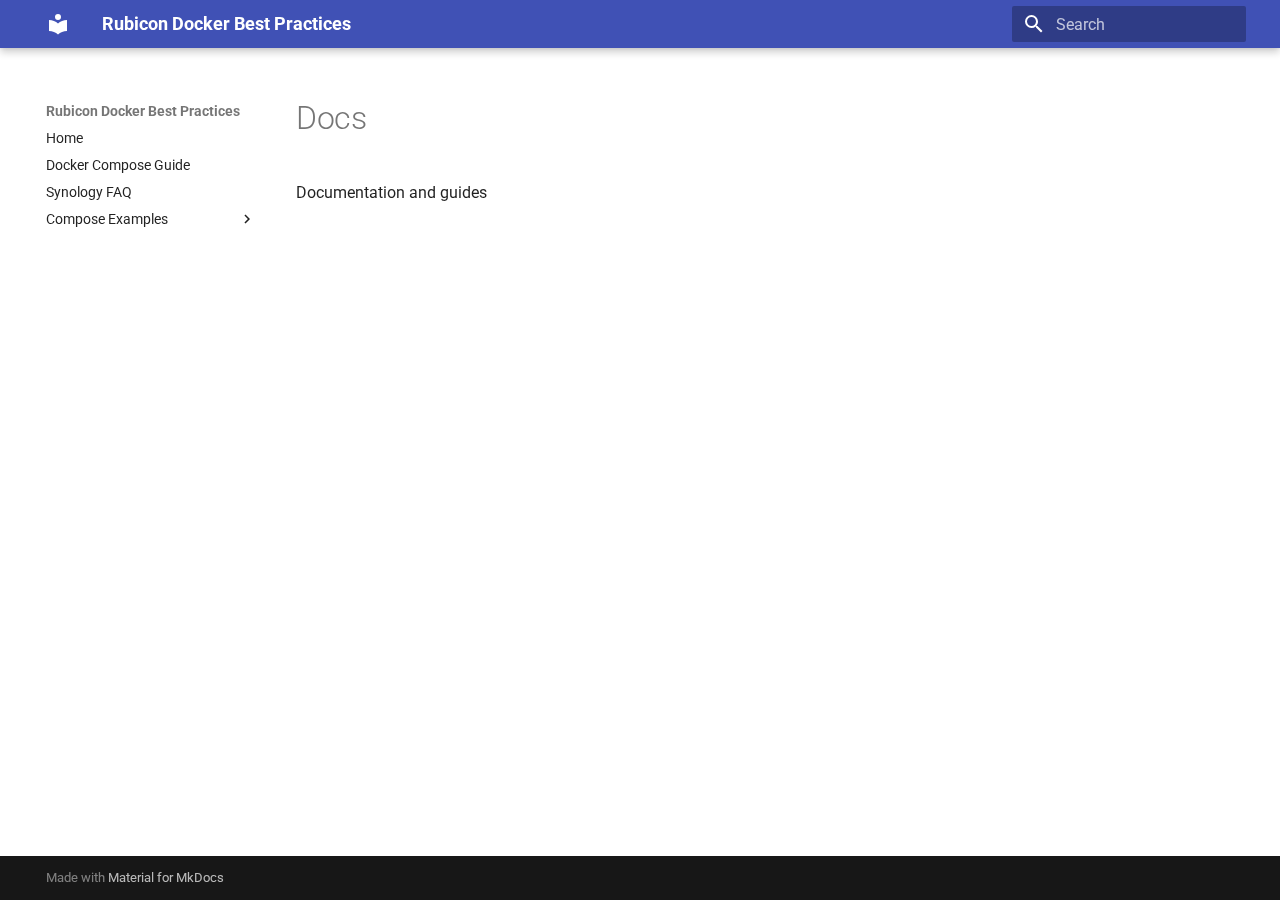
<file: index.html>
<!doctype html>
<html lang="en" class="no-js">
  <head>
    
      <meta charset="utf-8">
      <meta name="viewport" content="width=device-width,initial-scale=1">
      
      
      
      
      
      
      <link rel="icon" href="assets/images/favicon.png">
      <meta name="generator" content="mkdocs-1.6.1, mkdocs-material-9.6.23">
    
    
      
        <title>Rubicon Docker Best Practices</title>
      
    
    
      <link rel="stylesheet" href="assets/stylesheets/main.84d31ad4.min.css">
      
        
        <link rel="stylesheet" href="assets/stylesheets/palette.06af60db.min.css">
      
      


    
    
      
    
    
      
        
        
        <link rel="preconnect" href="https://fonts.gstatic.com" crossorigin>
        <link rel="stylesheet" href="https://fonts.googleapis.com/css?family=Roboto:300,300i,400,400i,700,700i%7CRoboto+Mono:400,400i,700,700i&display=fallback">
        <style>:root{--md-text-font:"Roboto";--md-code-font:"Roboto Mono"}</style>
      
    
    
    <script>__md_scope=new URL(".",location),__md_hash=e=>[...e].reduce(((e,_)=>(e<<5)-e+_.charCodeAt(0)),0),__md_get=(e,_=localStorage,t=__md_scope)=>JSON.parse(_.getItem(t.pathname+"."+e)),__md_set=(e,_,t=localStorage,a=__md_scope)=>{try{t.setItem(a.pathname+"."+e,JSON.stringify(_))}catch(e){}}</script>
    
      

    
    
    
  </head>
  
  
    
    
    
    
    
    <body dir="ltr" data-md-color-scheme="default" data-md-color-primary="indigo" data-md-color-accent="indigo">
  
    
    <input class="md-toggle" data-md-toggle="drawer" type="checkbox" id="__drawer" autocomplete="off">
    <input class="md-toggle" data-md-toggle="search" type="checkbox" id="__search" autocomplete="off">
    <label class="md-overlay" for="__drawer"></label>
    <div data-md-component="skip">
      
        
        <a href="#docs" class="md-skip">
          Skip to content
        </a>
      
    </div>
    <div data-md-component="announce">
      
    </div>
    
    
      

  

<header class="md-header md-header--shadow" data-md-component="header">
  <nav class="md-header__inner md-grid" aria-label="Header">
    <a href="." title="Rubicon Docker Best Practices" class="md-header__button md-logo" aria-label="Rubicon Docker Best Practices" data-md-component="logo">
      
  
  <svg xmlns="http://www.w3.org/2000/svg" viewBox="0 0 24 24"><path d="M12 8a3 3 0 0 0 3-3 3 3 0 0 0-3-3 3 3 0 0 0-3 3 3 3 0 0 0 3 3m0 3.54C9.64 9.35 6.5 8 3 8v11c3.5 0 6.64 1.35 9 3.54 2.36-2.19 5.5-3.54 9-3.54V8c-3.5 0-6.64 1.35-9 3.54"/></svg>

    </a>
    <label class="md-header__button md-icon" for="__drawer">
      
      <svg xmlns="http://www.w3.org/2000/svg" viewBox="0 0 24 24"><path d="M3 6h18v2H3zm0 5h18v2H3zm0 5h18v2H3z"/></svg>
    </label>
    <div class="md-header__title" data-md-component="header-title">
      <div class="md-header__ellipsis">
        <div class="md-header__topic">
          <span class="md-ellipsis">
            Rubicon Docker Best Practices
          </span>
        </div>
        <div class="md-header__topic" data-md-component="header-topic">
          <span class="md-ellipsis">
            
              Docs
            
          </span>
        </div>
      </div>
    </div>
    
      
    
    
    
    
      
      
        <label class="md-header__button md-icon" for="__search">
          
          <svg xmlns="http://www.w3.org/2000/svg" viewBox="0 0 24 24"><path d="M9.5 3A6.5 6.5 0 0 1 16 9.5c0 1.61-.59 3.09-1.56 4.23l.27.27h.79l5 5-1.5 1.5-5-5v-.79l-.27-.27A6.52 6.52 0 0 1 9.5 16 6.5 6.5 0 0 1 3 9.5 6.5 6.5 0 0 1 9.5 3m0 2C7 5 5 7 5 9.5S7 14 9.5 14 14 12 14 9.5 12 5 9.5 5"/></svg>
        </label>
        <div class="md-search" data-md-component="search" role="dialog">
  <label class="md-search__overlay" for="__search"></label>
  <div class="md-search__inner" role="search">
    <form class="md-search__form" name="search">
      <input type="text" class="md-search__input" name="query" aria-label="Search" placeholder="Search" autocapitalize="off" autocorrect="off" autocomplete="off" spellcheck="false" data-md-component="search-query" required>
      <label class="md-search__icon md-icon" for="__search">
        
        <svg xmlns="http://www.w3.org/2000/svg" viewBox="0 0 24 24"><path d="M9.5 3A6.5 6.5 0 0 1 16 9.5c0 1.61-.59 3.09-1.56 4.23l.27.27h.79l5 5-1.5 1.5-5-5v-.79l-.27-.27A6.52 6.52 0 0 1 9.5 16 6.5 6.5 0 0 1 3 9.5 6.5 6.5 0 0 1 9.5 3m0 2C7 5 5 7 5 9.5S7 14 9.5 14 14 12 14 9.5 12 5 9.5 5"/></svg>
        
        <svg xmlns="http://www.w3.org/2000/svg" viewBox="0 0 24 24"><path d="M20 11v2H8l5.5 5.5-1.42 1.42L4.16 12l7.92-7.92L13.5 5.5 8 11z"/></svg>
      </label>
      <nav class="md-search__options" aria-label="Search">
        
        <button type="reset" class="md-search__icon md-icon" title="Clear" aria-label="Clear" tabindex="-1">
          
          <svg xmlns="http://www.w3.org/2000/svg" viewBox="0 0 24 24"><path d="M19 6.41 17.59 5 12 10.59 6.41 5 5 6.41 10.59 12 5 17.59 6.41 19 12 13.41 17.59 19 19 17.59 13.41 12z"/></svg>
        </button>
      </nav>
      
    </form>
    <div class="md-search__output">
      <div class="md-search__scrollwrap" tabindex="0" data-md-scrollfix>
        <div class="md-search-result" data-md-component="search-result">
          <div class="md-search-result__meta">
            Initializing search
          </div>
          <ol class="md-search-result__list" role="presentation"></ol>
        </div>
      </div>
    </div>
  </div>
</div>
      
    
    
  </nav>
  
</header>
    
    <div class="md-container" data-md-component="container">
      
      
        
          
        
      
      <main class="md-main" data-md-component="main">
        <div class="md-main__inner md-grid">
          
            
              
              <div class="md-sidebar md-sidebar--primary" data-md-component="sidebar" data-md-type="navigation" >
                <div class="md-sidebar__scrollwrap">
                  <div class="md-sidebar__inner">
                    



<nav class="md-nav md-nav--primary" aria-label="Navigation" data-md-level="0">
  <label class="md-nav__title" for="__drawer">
    <a href="." title="Rubicon Docker Best Practices" class="md-nav__button md-logo" aria-label="Rubicon Docker Best Practices" data-md-component="logo">
      
  
  <svg xmlns="http://www.w3.org/2000/svg" viewBox="0 0 24 24"><path d="M12 8a3 3 0 0 0 3-3 3 3 0 0 0-3-3 3 3 0 0 0-3 3 3 3 0 0 0 3 3m0 3.54C9.64 9.35 6.5 8 3 8v11c3.5 0 6.64 1.35 9 3.54 2.36-2.19 5.5-3.54 9-3.54V8c-3.5 0-6.64 1.35-9 3.54"/></svg>

    </a>
    Rubicon Docker Best Practices
  </label>
  
  <ul class="md-nav__list" data-md-scrollfix>
    
      
      
  
  
  
  
    <li class="md-nav__item">
      <a href="index.md" class="md-nav__link">
        
  
  
  <span class="md-ellipsis">
    Home
    
  </span>
  

      </a>
    </li>
  

    
      
      
  
  
  
  
    <li class="md-nav__item">
      <a href="docker_compose_best_practices.md" class="md-nav__link">
        
  
  
  <span class="md-ellipsis">
    Docker Compose Guide
    
  </span>
  

      </a>
    </li>
  

    
      
      
  
  
  
  
    <li class="md-nav__item">
      <a href="synology_faq/" class="md-nav__link">
        
  
  
  <span class="md-ellipsis">
    Synology FAQ
    
  </span>
  

      </a>
    </li>
  

    
      
      
  
  
  
  
    
    
    
    
    
    <li class="md-nav__item md-nav__item--nested">
      
        
        
        <input class="md-nav__toggle md-toggle " type="checkbox" id="__nav_4" >
        
          
          <label class="md-nav__link" for="__nav_4" id="__nav_4_label" tabindex="0">
            
  
  
  <span class="md-ellipsis">
    Compose Examples
    
  </span>
  

            <span class="md-nav__icon md-icon"></span>
          </label>
        
        <nav class="md-nav" data-md-level="1" aria-labelledby="__nav_4_label" aria-expanded="false">
          <label class="md-nav__title" for="__nav_4">
            <span class="md-nav__icon md-icon"></span>
            Compose Examples
          </label>
          <ul class="md-nav__list" data-md-scrollfix>
            
              
                
  
  
  
  
    <li class="md-nav__item">
      <a href="compose/n8n-compose.md" class="md-nav__link">
        
  
  
  <span class="md-ellipsis">
    N8N
    
  </span>
  

      </a>
    </li>
  

              
            
              
                
  
  
  
  
    <li class="md-nav__item">
      <a href="compose/docker-compose.md" class="md-nav__link">
        
  
  
  <span class="md-ellipsis">
    Sample
    
  </span>
  

      </a>
    </li>
  

              
            
          </ul>
        </nav>
      
    </li>
  

    
  </ul>
</nav>
                  </div>
                </div>
              </div>
            
            
              
              <div class="md-sidebar md-sidebar--secondary" data-md-component="sidebar" data-md-type="toc" >
                <div class="md-sidebar__scrollwrap">
                  <div class="md-sidebar__inner">
                    

<nav class="md-nav md-nav--secondary" aria-label="Table of contents">
  
  
  
    
  
  
</nav>
                  </div>
                </div>
              </div>
            
          
          
            <div class="md-content" data-md-component="content">
              <article class="md-content__inner md-typeset">
                
                  



<h1 id="docs">Docs</h1>
<p>Documentation and guides</p>












                
              </article>
            </div>
          
          
<script>var target=document.getElementById(location.hash.slice(1));target&&target.name&&(target.checked=target.name.startsWith("__tabbed_"))</script>
        </div>
        
      </main>
      
        <footer class="md-footer">
  
  <div class="md-footer-meta md-typeset">
    <div class="md-footer-meta__inner md-grid">
      <div class="md-copyright">
  
  
    Made with
    <a href="https://squidfunk.github.io/mkdocs-material/" target="_blank" rel="noopener">
      Material for MkDocs
    </a>
  
</div>
      
    </div>
  </div>
</footer>
      
    </div>
    <div class="md-dialog" data-md-component="dialog">
      <div class="md-dialog__inner md-typeset"></div>
    </div>
    
    
    
      
      <script id="__config" type="application/json">{"base": ".", "features": [], "search": "assets/javascripts/workers/search.973d3a69.min.js", "tags": null, "translations": {"clipboard.copied": "Copied to clipboard", "clipboard.copy": "Copy to clipboard", "search.result.more.one": "1 more on this page", "search.result.more.other": "# more on this page", "search.result.none": "No matching documents", "search.result.one": "1 matching document", "search.result.other": "# matching documents", "search.result.placeholder": "Type to start searching", "search.result.term.missing": "Missing", "select.version": "Select version"}, "version": null}</script>
    
    
      <script src="assets/javascripts/bundle.f55a23d4.min.js"></script>
      
    
  </body>
</html>
</file>
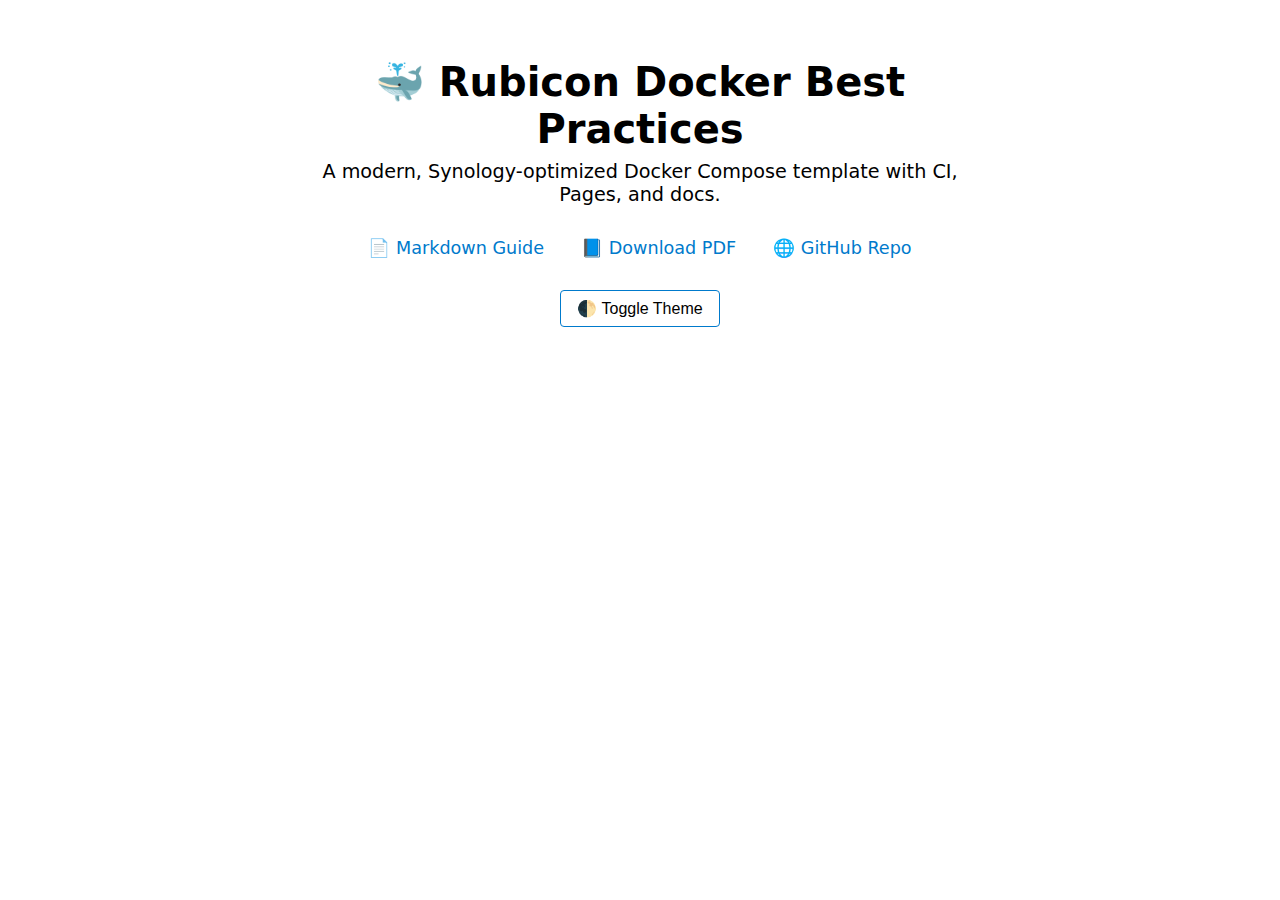
<file: docs/index.html>
<!DOCTYPE html>
<html lang="en">
<head>
  <meta charset="UTF-8" />
  <meta name="viewport" content="width=device-width, initial-scale=1.0" />
  <title>Rubicon Docker Best Practices</title>
  <style>
    :root {
      color-scheme: light dark;
      --bg-light: #ffffff;
      --bg-dark: #1e1e1e;
      --text-light: #000000;
      --text-dark: #ffffff;
      --accent: #007acc;
    }
    body {
      margin: 0;
      padding: 2rem;
      font-family: system-ui, sans-serif;
      background-color: var(--bg-light);
      color: var(--text-light);
      transition: all 0.2s ease-in-out;
    }
    [data-theme='dark'] {
      background-color: var(--bg-dark);
      color: var(--text-dark);
    }
    h1 {
      font-size: 2.5rem;
      margin-bottom: 0.5rem;
    }
    p {
      font-size: 1.2rem;
      margin-top: 0;
    }
    .container {
      max-width: 700px;
      margin: 0 auto;
      text-align: center;
    }
    .links {
      margin-top: 2rem;
    }
    a {
      color: var(--accent);
      text-decoration: none;
      margin: 0 1rem;
      font-size: 1.1rem;
    }
    .toggle {
      margin-top: 2rem;
    }
    button {
      background: none;
      border: 1px solid var(--accent);
      color: inherit;
      padding: 0.5rem 1rem;
      cursor: pointer;
      font-size: 1rem;
      border-radius: 4px;
    }
  </style>
</head>
<body>
  <div class="container">
    <h1>🐳 Rubicon Docker Best Practices</h1>
    <p>A modern, Synology-optimized Docker Compose template with CI, Pages, and docs.</p>
    <div class="links">
      <a href="../docker_compose_best_practices.md" target="_blank">📄 Markdown Guide</a>
      <a href="../docker_compose_best_practices.pdf" target="_blank">📘 Download PDF</a>
      <a href="https://github.com/rubicon/rubicon_docker_best_practices" target="_blank">🌐 GitHub Repo</a>
    </div>
    <div class="toggle">
      <button onclick="toggleTheme()">🌓 Toggle Theme</button>
    </div>
  </div>
  <script>
    function toggleTheme() {
      const html = document.documentElement;
      const current = html.getAttribute('data-theme');
      html.setAttribute('data-theme', current === 'dark' ? 'light' : 'dark');
    }
  </script>
</body>
</html>
</file>
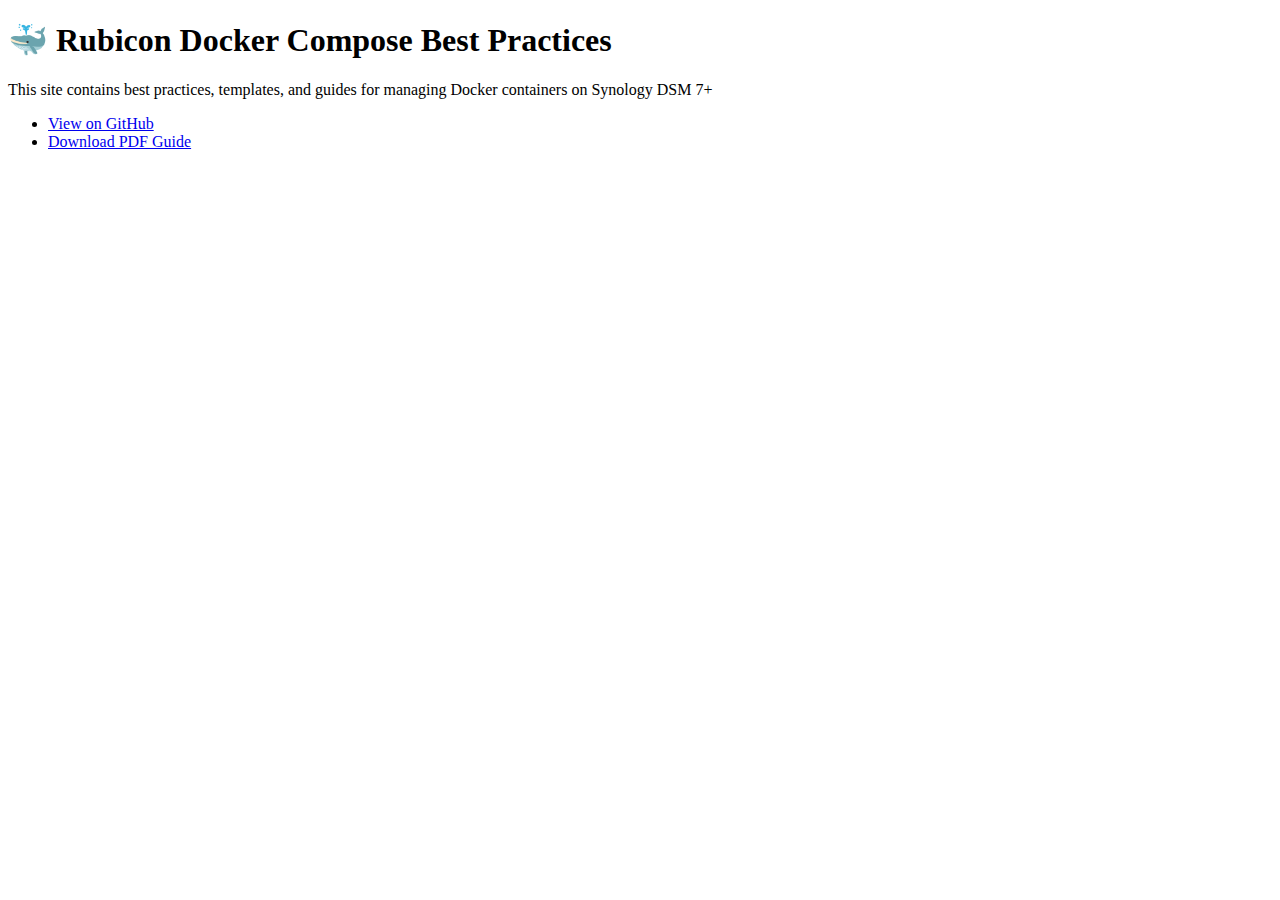
<file: site/index.html>
<!DOCTYPE html>
<html lang="en">
<head>
  <meta charset="UTF-8">
  <title>Rubicon Docker Best Practices</title>
</head>
<body>
  <h1>🐳 Rubicon Docker Compose Best Practices</h1>
  <p>This site contains best practices, templates, and guides for managing Docker containers on Synology DSM 7+</p>
  <ul>
    <li><a href="https://github.com/daxdavis/rubicon_docker_best_practices">View on GitHub</a></li>
    <li><a href="docker_compose_best_practices.pdf">Download PDF Guide</a></li>
  </ul>
</body>
</html>
</file>
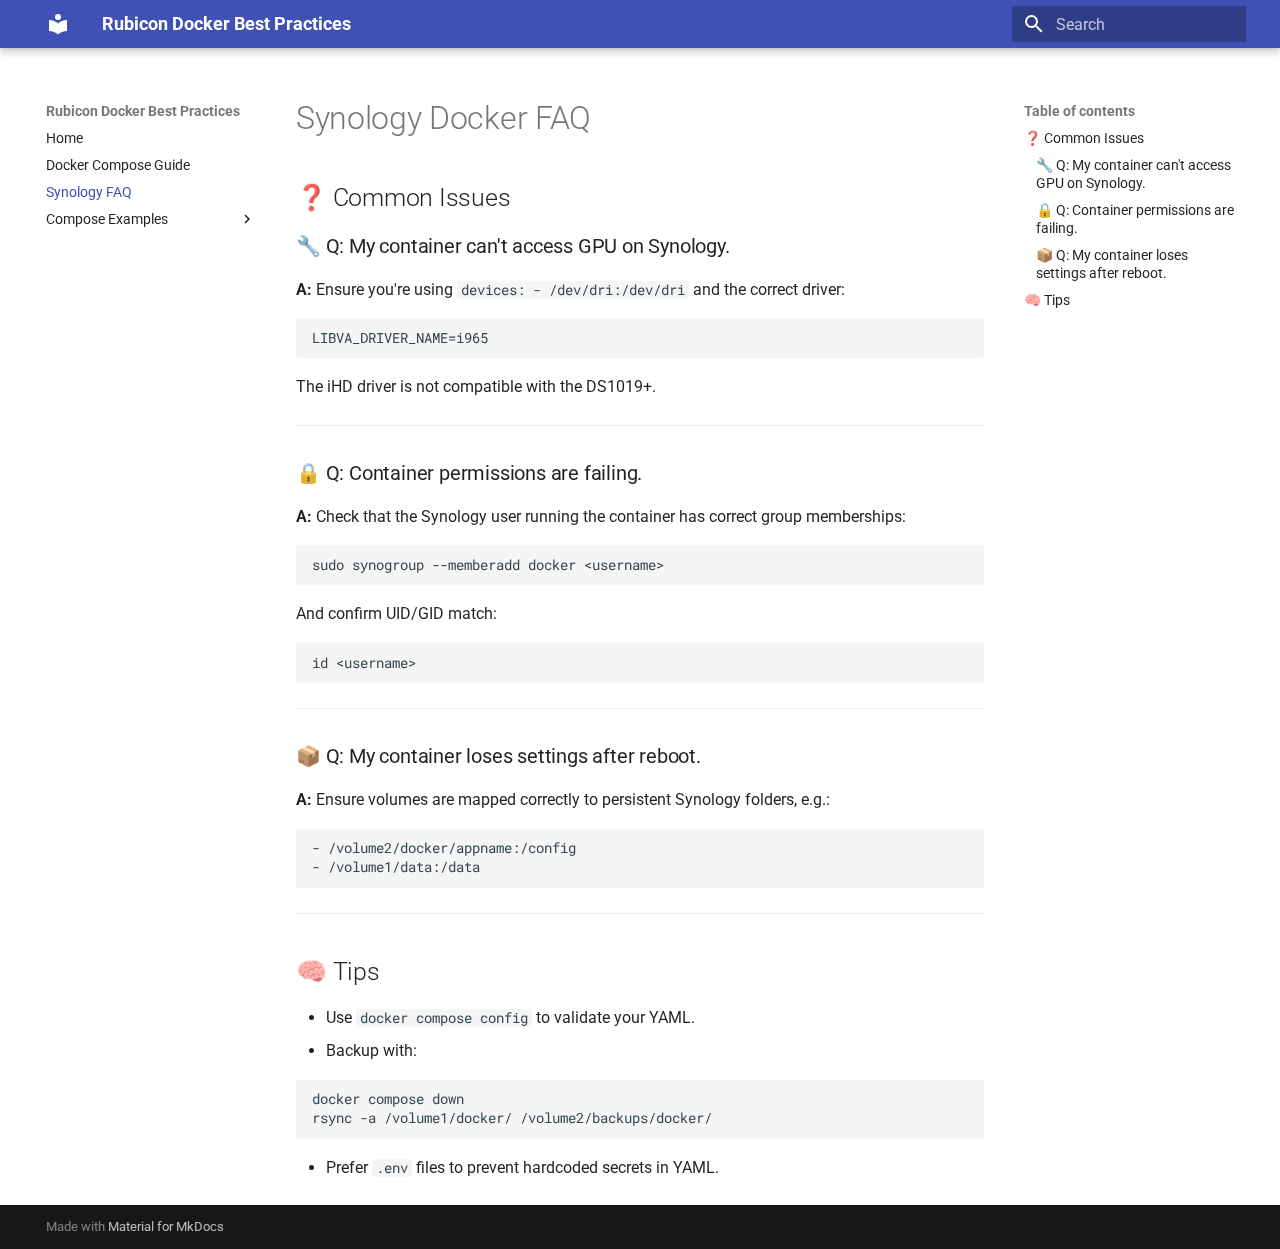
<file: synology_faq/index.html>
<!doctype html>
<html lang="en" class="no-js">
  <head>
    
      <meta charset="utf-8">
      <meta name="viewport" content="width=device-width,initial-scale=1">
      
      
      
      
      
      
      <link rel="icon" href="../assets/images/favicon.png">
      <meta name="generator" content="mkdocs-1.6.1, mkdocs-material-9.6.23">
    
    
      
        <title>Synology FAQ - Rubicon Docker Best Practices</title>
      
    
    
      <link rel="stylesheet" href="../assets/stylesheets/main.84d31ad4.min.css">
      
        
        <link rel="stylesheet" href="../assets/stylesheets/palette.06af60db.min.css">
      
      


    
    
      
    
    
      
        
        
        <link rel="preconnect" href="https://fonts.gstatic.com" crossorigin>
        <link rel="stylesheet" href="https://fonts.googleapis.com/css?family=Roboto:300,300i,400,400i,700,700i%7CRoboto+Mono:400,400i,700,700i&display=fallback">
        <style>:root{--md-text-font:"Roboto";--md-code-font:"Roboto Mono"}</style>
      
    
    
    <script>__md_scope=new URL("..",location),__md_hash=e=>[...e].reduce(((e,_)=>(e<<5)-e+_.charCodeAt(0)),0),__md_get=(e,_=localStorage,t=__md_scope)=>JSON.parse(_.getItem(t.pathname+"."+e)),__md_set=(e,_,t=localStorage,a=__md_scope)=>{try{t.setItem(a.pathname+"."+e,JSON.stringify(_))}catch(e){}}</script>
    
      

    
    
    
  </head>
  
  
    
    
    
    
    
    <body dir="ltr" data-md-color-scheme="default" data-md-color-primary="indigo" data-md-color-accent="indigo">
  
    
    <input class="md-toggle" data-md-toggle="drawer" type="checkbox" id="__drawer" autocomplete="off">
    <input class="md-toggle" data-md-toggle="search" type="checkbox" id="__search" autocomplete="off">
    <label class="md-overlay" for="__drawer"></label>
    <div data-md-component="skip">
      
        
        <a href="#synology-docker-faq" class="md-skip">
          Skip to content
        </a>
      
    </div>
    <div data-md-component="announce">
      
    </div>
    
    
      

  

<header class="md-header md-header--shadow" data-md-component="header">
  <nav class="md-header__inner md-grid" aria-label="Header">
    <a href=".." title="Rubicon Docker Best Practices" class="md-header__button md-logo" aria-label="Rubicon Docker Best Practices" data-md-component="logo">
      
  
  <svg xmlns="http://www.w3.org/2000/svg" viewBox="0 0 24 24"><path d="M12 8a3 3 0 0 0 3-3 3 3 0 0 0-3-3 3 3 0 0 0-3 3 3 3 0 0 0 3 3m0 3.54C9.64 9.35 6.5 8 3 8v11c3.5 0 6.64 1.35 9 3.54 2.36-2.19 5.5-3.54 9-3.54V8c-3.5 0-6.64 1.35-9 3.54"/></svg>

    </a>
    <label class="md-header__button md-icon" for="__drawer">
      
      <svg xmlns="http://www.w3.org/2000/svg" viewBox="0 0 24 24"><path d="M3 6h18v2H3zm0 5h18v2H3zm0 5h18v2H3z"/></svg>
    </label>
    <div class="md-header__title" data-md-component="header-title">
      <div class="md-header__ellipsis">
        <div class="md-header__topic">
          <span class="md-ellipsis">
            Rubicon Docker Best Practices
          </span>
        </div>
        <div class="md-header__topic" data-md-component="header-topic">
          <span class="md-ellipsis">
            
              Synology FAQ
            
          </span>
        </div>
      </div>
    </div>
    
      
    
    
    
    
      
      
        <label class="md-header__button md-icon" for="__search">
          
          <svg xmlns="http://www.w3.org/2000/svg" viewBox="0 0 24 24"><path d="M9.5 3A6.5 6.5 0 0 1 16 9.5c0 1.61-.59 3.09-1.56 4.23l.27.27h.79l5 5-1.5 1.5-5-5v-.79l-.27-.27A6.52 6.52 0 0 1 9.5 16 6.5 6.5 0 0 1 3 9.5 6.5 6.5 0 0 1 9.5 3m0 2C7 5 5 7 5 9.5S7 14 9.5 14 14 12 14 9.5 12 5 9.5 5"/></svg>
        </label>
        <div class="md-search" data-md-component="search" role="dialog">
  <label class="md-search__overlay" for="__search"></label>
  <div class="md-search__inner" role="search">
    <form class="md-search__form" name="search">
      <input type="text" class="md-search__input" name="query" aria-label="Search" placeholder="Search" autocapitalize="off" autocorrect="off" autocomplete="off" spellcheck="false" data-md-component="search-query" required>
      <label class="md-search__icon md-icon" for="__search">
        
        <svg xmlns="http://www.w3.org/2000/svg" viewBox="0 0 24 24"><path d="M9.5 3A6.5 6.5 0 0 1 16 9.5c0 1.61-.59 3.09-1.56 4.23l.27.27h.79l5 5-1.5 1.5-5-5v-.79l-.27-.27A6.52 6.52 0 0 1 9.5 16 6.5 6.5 0 0 1 3 9.5 6.5 6.5 0 0 1 9.5 3m0 2C7 5 5 7 5 9.5S7 14 9.5 14 14 12 14 9.5 12 5 9.5 5"/></svg>
        
        <svg xmlns="http://www.w3.org/2000/svg" viewBox="0 0 24 24"><path d="M20 11v2H8l5.5 5.5-1.42 1.42L4.16 12l7.92-7.92L13.5 5.5 8 11z"/></svg>
      </label>
      <nav class="md-search__options" aria-label="Search">
        
        <button type="reset" class="md-search__icon md-icon" title="Clear" aria-label="Clear" tabindex="-1">
          
          <svg xmlns="http://www.w3.org/2000/svg" viewBox="0 0 24 24"><path d="M19 6.41 17.59 5 12 10.59 6.41 5 5 6.41 10.59 12 5 17.59 6.41 19 12 13.41 17.59 19 19 17.59 13.41 12z"/></svg>
        </button>
      </nav>
      
    </form>
    <div class="md-search__output">
      <div class="md-search__scrollwrap" tabindex="0" data-md-scrollfix>
        <div class="md-search-result" data-md-component="search-result">
          <div class="md-search-result__meta">
            Initializing search
          </div>
          <ol class="md-search-result__list" role="presentation"></ol>
        </div>
      </div>
    </div>
  </div>
</div>
      
    
    
  </nav>
  
</header>
    
    <div class="md-container" data-md-component="container">
      
      
        
          
        
      
      <main class="md-main" data-md-component="main">
        <div class="md-main__inner md-grid">
          
            
              
              <div class="md-sidebar md-sidebar--primary" data-md-component="sidebar" data-md-type="navigation" >
                <div class="md-sidebar__scrollwrap">
                  <div class="md-sidebar__inner">
                    



<nav class="md-nav md-nav--primary" aria-label="Navigation" data-md-level="0">
  <label class="md-nav__title" for="__drawer">
    <a href=".." title="Rubicon Docker Best Practices" class="md-nav__button md-logo" aria-label="Rubicon Docker Best Practices" data-md-component="logo">
      
  
  <svg xmlns="http://www.w3.org/2000/svg" viewBox="0 0 24 24"><path d="M12 8a3 3 0 0 0 3-3 3 3 0 0 0-3-3 3 3 0 0 0-3 3 3 3 0 0 0 3 3m0 3.54C9.64 9.35 6.5 8 3 8v11c3.5 0 6.64 1.35 9 3.54 2.36-2.19 5.5-3.54 9-3.54V8c-3.5 0-6.64 1.35-9 3.54"/></svg>

    </a>
    Rubicon Docker Best Practices
  </label>
  
  <ul class="md-nav__list" data-md-scrollfix>
    
      
      
  
  
  
  
    <li class="md-nav__item">
      <a href="../index.md" class="md-nav__link">
        
  
  
  <span class="md-ellipsis">
    Home
    
  </span>
  

      </a>
    </li>
  

    
      
      
  
  
  
  
    <li class="md-nav__item">
      <a href="../docker_compose_best_practices.md" class="md-nav__link">
        
  
  
  <span class="md-ellipsis">
    Docker Compose Guide
    
  </span>
  

      </a>
    </li>
  

    
      
      
  
  
    
  
  
  
    <li class="md-nav__item md-nav__item--active">
      
      <input class="md-nav__toggle md-toggle" type="checkbox" id="__toc">
      
      
        
      
      
        <label class="md-nav__link md-nav__link--active" for="__toc">
          
  
  
  <span class="md-ellipsis">
    Synology FAQ
    
  </span>
  

          <span class="md-nav__icon md-icon"></span>
        </label>
      
      <a href="./" class="md-nav__link md-nav__link--active">
        
  
  
  <span class="md-ellipsis">
    Synology FAQ
    
  </span>
  

      </a>
      
        

<nav class="md-nav md-nav--secondary" aria-label="Table of contents">
  
  
  
    
  
  
    <label class="md-nav__title" for="__toc">
      <span class="md-nav__icon md-icon"></span>
      Table of contents
    </label>
    <ul class="md-nav__list" data-md-component="toc" data-md-scrollfix>
      
        <li class="md-nav__item">
  <a href="#common-issues" class="md-nav__link">
    <span class="md-ellipsis">
      ❓ Common Issues
    </span>
  </a>
  
    <nav class="md-nav" aria-label="❓ Common Issues">
      <ul class="md-nav__list">
        
          <li class="md-nav__item">
  <a href="#q-my-container-cant-access-gpu-on-synology" class="md-nav__link">
    <span class="md-ellipsis">
      🔧 Q: My container can't access GPU on Synology.
    </span>
  </a>
  
</li>
        
          <li class="md-nav__item">
  <a href="#q-container-permissions-are-failing" class="md-nav__link">
    <span class="md-ellipsis">
      🔒 Q: Container permissions are failing.
    </span>
  </a>
  
</li>
        
          <li class="md-nav__item">
  <a href="#q-my-container-loses-settings-after-reboot" class="md-nav__link">
    <span class="md-ellipsis">
      📦 Q: My container loses settings after reboot.
    </span>
  </a>
  
</li>
        
      </ul>
    </nav>
  
</li>
      
        <li class="md-nav__item">
  <a href="#tips" class="md-nav__link">
    <span class="md-ellipsis">
      🧠 Tips
    </span>
  </a>
  
</li>
      
    </ul>
  
</nav>
      
    </li>
  

    
      
      
  
  
  
  
    
    
    
    
    
    <li class="md-nav__item md-nav__item--nested">
      
        
        
        <input class="md-nav__toggle md-toggle " type="checkbox" id="__nav_4" >
        
          
          <label class="md-nav__link" for="__nav_4" id="__nav_4_label" tabindex="0">
            
  
  
  <span class="md-ellipsis">
    Compose Examples
    
  </span>
  

            <span class="md-nav__icon md-icon"></span>
          </label>
        
        <nav class="md-nav" data-md-level="1" aria-labelledby="__nav_4_label" aria-expanded="false">
          <label class="md-nav__title" for="__nav_4">
            <span class="md-nav__icon md-icon"></span>
            Compose Examples
          </label>
          <ul class="md-nav__list" data-md-scrollfix>
            
              
                
  
  
  
  
    <li class="md-nav__item">
      <a href="../compose/n8n-compose.md" class="md-nav__link">
        
  
  
  <span class="md-ellipsis">
    N8N
    
  </span>
  

      </a>
    </li>
  

              
            
              
                
  
  
  
  
    <li class="md-nav__item">
      <a href="../compose/docker-compose.md" class="md-nav__link">
        
  
  
  <span class="md-ellipsis">
    Sample
    
  </span>
  

      </a>
    </li>
  

              
            
          </ul>
        </nav>
      
    </li>
  

    
  </ul>
</nav>
                  </div>
                </div>
              </div>
            
            
              
              <div class="md-sidebar md-sidebar--secondary" data-md-component="sidebar" data-md-type="toc" >
                <div class="md-sidebar__scrollwrap">
                  <div class="md-sidebar__inner">
                    

<nav class="md-nav md-nav--secondary" aria-label="Table of contents">
  
  
  
    
  
  
    <label class="md-nav__title" for="__toc">
      <span class="md-nav__icon md-icon"></span>
      Table of contents
    </label>
    <ul class="md-nav__list" data-md-component="toc" data-md-scrollfix>
      
        <li class="md-nav__item">
  <a href="#common-issues" class="md-nav__link">
    <span class="md-ellipsis">
      ❓ Common Issues
    </span>
  </a>
  
    <nav class="md-nav" aria-label="❓ Common Issues">
      <ul class="md-nav__list">
        
          <li class="md-nav__item">
  <a href="#q-my-container-cant-access-gpu-on-synology" class="md-nav__link">
    <span class="md-ellipsis">
      🔧 Q: My container can't access GPU on Synology.
    </span>
  </a>
  
</li>
        
          <li class="md-nav__item">
  <a href="#q-container-permissions-are-failing" class="md-nav__link">
    <span class="md-ellipsis">
      🔒 Q: Container permissions are failing.
    </span>
  </a>
  
</li>
        
          <li class="md-nav__item">
  <a href="#q-my-container-loses-settings-after-reboot" class="md-nav__link">
    <span class="md-ellipsis">
      📦 Q: My container loses settings after reboot.
    </span>
  </a>
  
</li>
        
      </ul>
    </nav>
  
</li>
      
        <li class="md-nav__item">
  <a href="#tips" class="md-nav__link">
    <span class="md-ellipsis">
      🧠 Tips
    </span>
  </a>
  
</li>
      
    </ul>
  
</nav>
                  </div>
                </div>
              </div>
            
          
          
            <div class="md-content" data-md-component="content">
              <article class="md-content__inner md-typeset">
                
                  



<h1 id="synology-docker-faq">Synology Docker FAQ</h1>
<h2 id="common-issues">❓ Common Issues</h2>
<h3 id="q-my-container-cant-access-gpu-on-synology">🔧 Q: My container can't access GPU on Synology.</h3>
<p><strong>A:</strong> Ensure you're using <code>devices: - /dev/dri:/dev/dri</code> and the correct driver:</p>
<pre><code class="language-yaml">LIBVA_DRIVER_NAME=i965
</code></pre>
<p>The iHD driver is not compatible with the DS1019+.</p>
<hr />
<h3 id="q-container-permissions-are-failing">🔒 Q: Container permissions are failing.</h3>
<p><strong>A:</strong> Check that the Synology user running the container has correct group memberships:</p>
<pre><code class="language-bash">sudo synogroup --memberadd docker &lt;username&gt;
</code></pre>
<p>And confirm UID/GID match:</p>
<pre><code class="language-bash">id &lt;username&gt;
</code></pre>
<hr />
<h3 id="q-my-container-loses-settings-after-reboot">📦 Q: My container loses settings after reboot.</h3>
<p><strong>A:</strong> Ensure volumes are mapped correctly to persistent Synology folders, e.g.:</p>
<pre><code class="language-yaml">- /volume2/docker/appname:/config
- /volume1/data:/data
</code></pre>
<hr />
<h2 id="tips">🧠 Tips</h2>
<ul>
<li>Use <code>docker compose config</code> to validate your YAML.</li>
<li>Backup with:</li>
</ul>
<pre><code class="language-bash">docker compose down
rsync -a /volume1/docker/ /volume2/backups/docker/
</code></pre>
<ul>
<li>Prefer <code>.env</code> files to prevent hardcoded secrets in YAML.</li>
</ul>












                
              </article>
            </div>
          
          
<script>var target=document.getElementById(location.hash.slice(1));target&&target.name&&(target.checked=target.name.startsWith("__tabbed_"))</script>
        </div>
        
      </main>
      
        <footer class="md-footer">
  
  <div class="md-footer-meta md-typeset">
    <div class="md-footer-meta__inner md-grid">
      <div class="md-copyright">
  
  
    Made with
    <a href="https://squidfunk.github.io/mkdocs-material/" target="_blank" rel="noopener">
      Material for MkDocs
    </a>
  
</div>
      
    </div>
  </div>
</footer>
      
    </div>
    <div class="md-dialog" data-md-component="dialog">
      <div class="md-dialog__inner md-typeset"></div>
    </div>
    
    
    
      
      <script id="__config" type="application/json">{"base": "..", "features": [], "search": "../assets/javascripts/workers/search.973d3a69.min.js", "tags": null, "translations": {"clipboard.copied": "Copied to clipboard", "clipboard.copy": "Copy to clipboard", "search.result.more.one": "1 more on this page", "search.result.more.other": "# more on this page", "search.result.none": "No matching documents", "search.result.one": "1 matching document", "search.result.other": "# matching documents", "search.result.placeholder": "Type to start searching", "search.result.term.missing": "Missing", "select.version": "Select version"}, "version": null}</script>
    
    
      <script src="../assets/javascripts/bundle.f55a23d4.min.js"></script>
      
    
  </body>
</html>
</file>
<file: assets/stylesheets/main.84d31ad4.min.css>
@charset "UTF-8";html{-webkit-text-size-adjust:none;-moz-text-size-adjust:none;text-size-adjust:none;box-sizing:border-box}*,:after,:before{box-sizing:inherit}@media (prefers-reduced-motion){*,:after,:before{transition:none!important}}body{margin:0}a,button,input,label{-webkit-tap-highlight-color:transparent}a{color:inherit;text-decoration:none}hr{border:0;box-sizing:initial;display:block;height:.05rem;overflow:visible;padding:0}small{font-size:80%}sub,sup{line-height:1em}img{border-style:none}table{border-collapse:initial;border-spacing:0}td,th{font-weight:400;vertical-align:top}button{background:#0000;border:0;font-family:inherit;font-size:inherit;margin:0;padding:0}input{border:0;outline:none}:root{--md-primary-fg-color:#4051b5;--md-primary-fg-color--light:#5d6cc0;--md-primary-fg-color--dark:#303fa1;--md-primary-bg-color:#fff;--md-primary-bg-color--light:#ffffffb3;--md-accent-fg-color:#526cfe;--md-accent-fg-color--transparent:#526cfe1a;--md-accent-bg-color:#fff;--md-accent-bg-color--light:#ffffffb3}[data-md-color-scheme=default]{color-scheme:light}[data-md-color-scheme=default] img[src$="#gh-dark-mode-only"],[data-md-color-scheme=default] img[src$="#only-dark"]{display:none}:root,[data-md-color-scheme=default]{--md-hue:225deg;--md-default-fg-color:#000000de;--md-default-fg-color--light:#0000008a;--md-default-fg-color--lighter:#00000052;--md-default-fg-color--lightest:#00000012;--md-default-bg-color:#fff;--md-default-bg-color--light:#ffffffb3;--md-default-bg-color--lighter:#ffffff4d;--md-default-bg-color--lightest:#ffffff1f;--md-code-fg-color:#36464e;--md-code-bg-color:#f5f5f5;--md-code-hl-color:#4287ff;--md-code-hl-color--light:#4287ff1a;--md-code-hl-number-color:#d52a2a;--md-code-hl-special-color:#db1457;--md-code-hl-function-color:#a846b9;--md-code-hl-constant-color:#6e59d9;--md-code-hl-keyword-color:#3f6ec6;--md-code-hl-string-color:#1c7d4d;--md-code-hl-name-color:var(--md-code-fg-color);--md-code-hl-operator-color:var(--md-default-fg-color--light);--md-code-hl-punctuation-color:var(--md-default-fg-color--light);--md-code-hl-comment-color:var(--md-default-fg-color--light);--md-code-hl-generic-color:var(--md-default-fg-color--light);--md-code-hl-variable-color:var(--md-default-fg-color--light);--md-typeset-color:var(--md-default-fg-color);--md-typeset-a-color:var(--md-primary-fg-color);--md-typeset-del-color:#f5503d26;--md-typeset-ins-color:#0bd57026;--md-typeset-kbd-color:#fafafa;--md-typeset-kbd-accent-color:#fff;--md-typeset-kbd-border-color:#b8b8b8;--md-typeset-mark-color:#ffff0080;--md-typeset-table-color:#0000001f;--md-typeset-table-color--light:rgba(0,0,0,.035);--md-admonition-fg-color:var(--md-default-fg-color);--md-admonition-bg-color:var(--md-default-bg-color);--md-warning-fg-color:#000000de;--md-warning-bg-color:#ff9;--md-footer-fg-color:#fff;--md-footer-fg-color--light:#ffffffb3;--md-footer-fg-color--lighter:#ffffff73;--md-footer-bg-color:#000000de;--md-footer-bg-color--dark:#00000052;--md-shadow-z1:0 0.2rem 0.5rem #0000000d,0 0 0.05rem #0000001a;--md-shadow-z2:0 0.2rem 0.5rem #0000001a,0 0 0.05rem #00000040;--md-shadow-z3:0 0.2rem 0.5rem #0003,0 0 0.05rem #00000059}.md-icon svg{fill:currentcolor;display:block;height:1.2rem;width:1.2rem}body{-webkit-font-smoothing:antialiased;-moz-osx-font-smoothing:grayscale;--md-text-font-family:var(--md-text-font,_),-apple-system,BlinkMacSystemFont,Helvetica,Arial,sans-serif;--md-code-font-family:var(--md-code-font,_),SFMono-Regular,Consolas,Menlo,monospace}aside,body,input{font-feature-settings:"kern","liga";color:var(--md-typeset-color);font-family:var(--md-text-font-family)}code,kbd,pre{font-feature-settings:"kern";font-family:var(--md-code-font-family)}:root{--md-typeset-table-sort-icon:url('data:image/svg+xml;charset=utf-8,<svg xmlns="http://www.w3.org/2000/svg" viewBox="0 0 24 24"><path d="m18 21-4-4h3V7h-3l4-4 4 4h-3v10h3M2 19v-2h10v2M2 13v-2h7v2M2 7V5h4v2z"/></svg>');--md-typeset-table-sort-icon--asc:url('data:image/svg+xml;charset=utf-8,<svg xmlns="http://www.w3.org/2000/svg" viewBox="0 0 24 24"><path d="M19 17h3l-4 4-4-4h3V3h2M2 17h10v2H2M6 5v2H2V5m0 6h7v2H2z"/></svg>');--md-typeset-table-sort-icon--desc:url('data:image/svg+xml;charset=utf-8,<svg xmlns="http://www.w3.org/2000/svg" viewBox="0 0 24 24"><path d="M19 7h3l-4-4-4 4h3v14h2M2 17h10v2H2M6 5v2H2V5m0 6h7v2H2z"/></svg>')}.md-typeset{-webkit-print-color-adjust:exact;color-adjust:exact;font-size:.8rem;line-height:1.6;overflow-wrap:break-word}@media print{.md-typeset{font-size:.68rem}}.md-typeset blockquote,.md-typeset dl,.md-typeset figure,.md-typeset ol,.md-typeset pre,.md-typeset ul{margin-bottom:1em;margin-top:1em}.md-typeset h1{color:var(--md-default-fg-color--light);font-size:2em;line-height:1.3;margin:0 0 1.25em}.md-typeset h1,.md-typeset h2{font-weight:300;letter-spacing:-.01em}.md-typeset h2{font-size:1.5625em;line-height:1.4;margin:1.6em 0 .64em}.md-typeset h3{font-size:1.25em;font-weight:400;letter-spacing:-.01em;line-height:1.5;margin:1.6em 0 .8em}.md-typeset h2+h3{margin-top:.8em}.md-typeset h4{font-weight:700;letter-spacing:-.01em;margin:1em 0}.md-typeset h5,.md-typeset h6{color:var(--md-default-fg-color--light);font-size:.8em;font-weight:700;letter-spacing:-.01em;margin:1.25em 0}.md-typeset h5{text-transform:uppercase}.md-typeset h5 code{text-transform:none}.md-typeset hr{border-bottom:.05rem solid var(--md-default-fg-color--lightest);display:flow-root;margin:1.5em 0}.md-typeset a{color:var(--md-typeset-a-color);word-break:break-word}.md-typeset a,.md-typeset a:before{transition:color 125ms}.md-typeset a:focus,.md-typeset a:hover{color:var(--md-accent-fg-color)}.md-typeset a:focus code,.md-typeset a:hover code{background-color:var(--md-accent-fg-color--transparent)}.md-typeset a code{color:currentcolor;transition:background-color 125ms}.md-typeset a.focus-visible{outline-color:var(--md-accent-fg-color);outline-offset:.2rem}.md-typeset code,.md-typeset kbd,.md-typeset pre{color:var(--md-code-fg-color);direction:ltr;font-variant-ligatures:none}@media print{.md-typeset code,.md-typeset kbd,.md-typeset pre{white-space:pre-wrap}}.md-typeset code{background-color:var(--md-code-bg-color);border-radius:.1rem;-webkit-box-decoration-break:clone;box-decoration-break:clone;font-size:.85em;padding:0 .2941176471em;word-break:break-word}.md-typeset code:not(.focus-visible){-webkit-tap-highlight-color:transparent;outline:none}.md-typeset pre{display:flow-root;line-height:1.4;position:relative}.md-typeset pre>code{-webkit-box-decoration-break:slice;box-decoration-break:slice;box-shadow:none;display:block;margin:0;outline-color:var(--md-accent-fg-color);overflow:auto;padding:.7720588235em 1.1764705882em;scrollbar-color:var(--md-default-fg-color--lighter) #0000;scrollbar-width:thin;touch-action:auto;word-break:normal}.md-typeset pre>code:hover{scrollbar-color:var(--md-accent-fg-color) #0000}.md-typeset pre>code::-webkit-scrollbar{height:.2rem;width:.2rem}.md-typeset pre>code::-webkit-scrollbar-thumb{background-color:var(--md-default-fg-color--lighter)}.md-typeset pre>code::-webkit-scrollbar-thumb:hover{background-color:var(--md-accent-fg-color)}.md-typeset kbd{background-color:var(--md-typeset-kbd-color);border-radius:.1rem;box-shadow:0 .1rem 0 .05rem var(--md-typeset-kbd-border-color),0 .1rem 0 var(--md-typeset-kbd-border-color),0 -.1rem .2rem var(--md-typeset-kbd-accent-color) inset;color:var(--md-default-fg-color);display:inline-block;font-size:.75em;padding:0 .6666666667em;vertical-align:text-top;word-break:break-word}.md-typeset mark{background-color:var(--md-typeset-mark-color);-webkit-box-decoration-break:clone;box-decoration-break:clone;color:inherit;word-break:break-word}.md-typeset abbr{border-bottom:.05rem dotted var(--md-default-fg-color--light);cursor:help;text-decoration:none}.md-typeset small{opacity:.75}[dir=ltr] .md-typeset sub,[dir=ltr] .md-typeset sup{margin-left:.078125em}[dir=rtl] .md-typeset sub,[dir=rtl] .md-typeset sup{margin-right:.078125em}[dir=ltr] .md-typeset blockquote{padding-left:.6rem}[dir=rtl] .md-typeset blockquote{padding-right:.6rem}[dir=ltr] .md-typeset blockquote{border-left:.2rem solid var(--md-default-fg-color--lighter)}[dir=rtl] .md-typeset blockquote{border-right:.2rem solid var(--md-default-fg-color--lighter)}.md-typeset blockquote{color:var(--md-default-fg-color--light);margin-left:0;margin-right:0}.md-typeset ul{list-style-type:disc}.md-typeset ul[type]{list-style-type:revert-layer}[dir=ltr] .md-typeset ol,[dir=ltr] .md-typeset ul{margin-left:.625em}[dir=rtl] .md-typeset ol,[dir=rtl] .md-typeset ul{margin-right:.625em}.md-typeset ol,.md-typeset ul{padding:0}.md-typeset ol:not([hidden]),.md-typeset ul:not([hidden]){display:flow-root}.md-typeset ol ol,.md-typeset ul ol{list-style-type:lower-alpha}.md-typeset ol ol ol,.md-typeset ul ol ol{list-style-type:lower-roman}.md-typeset ol ol ol ol,.md-typeset ul ol ol ol{list-style-type:upper-alpha}.md-typeset ol ol ol ol ol,.md-typeset ul ol ol ol ol{list-style-type:upper-roman}.md-typeset ol[type],.md-typeset ul[type]{list-style-type:revert-layer}[dir=ltr] .md-typeset ol li,[dir=ltr] .md-typeset ul li{margin-left:1.25em}[dir=rtl] .md-typeset ol li,[dir=rtl] .md-typeset ul li{margin-right:1.25em}.md-typeset ol li,.md-typeset ul li{margin-bottom:.5em}.md-typeset ol li blockquote,.md-typeset ol li p,.md-typeset ul li blockquote,.md-typeset ul li p{margin:.5em 0}.md-typeset ol li:last-child,.md-typeset ul li:last-child{margin-bottom:0}[dir=ltr] .md-typeset ol li ol,[dir=ltr] .md-typeset ol li ul,[dir=ltr] .md-typeset ul li ol,[dir=ltr] .md-typeset ul li ul{margin-left:.625em}[dir=rtl] .md-typeset ol li ol,[dir=rtl] .md-typeset ol li ul,[dir=rtl] .md-typeset ul li ol,[dir=rtl] .md-typeset ul li ul{margin-right:.625em}.md-typeset ol li ol,.md-typeset ol li ul,.md-typeset ul li ol,.md-typeset ul li ul{margin-bottom:.5em;margin-top:.5em}[dir=ltr] .md-typeset dd{margin-left:1.875em}[dir=rtl] .md-typeset dd{margin-right:1.875em}.md-typeset dd{margin-bottom:1.5em;margin-top:1em}.md-typeset img,.md-typeset svg,.md-typeset video{height:auto;max-width:100%}.md-typeset img[align=left]{margin:1em 1em 1em 0}.md-typeset img[align=right]{margin:1em 0 1em 1em}.md-typeset img[align]:only-child{margin-top:0}.md-typeset figure{display:flow-root;margin:1em auto;max-width:100%;text-align:center;width:fit-content}.md-typeset figure img{display:block;margin:0 auto}.md-typeset figcaption{font-style:italic;margin:1em auto;max-width:24rem}.md-typeset iframe{max-width:100%}.md-typeset table:not([class]){background-color:var(--md-default-bg-color);border:.05rem solid var(--md-typeset-table-color);border-radius:.1rem;display:inline-block;font-size:.64rem;max-width:100%;overflow:auto;touch-action:auto}@media print{.md-typeset table:not([class]){display:table}}.md-typeset table:not([class])+*{margin-top:1.5em}.md-typeset table:not([class]) td>:first-child,.md-typeset table:not([class]) th>:first-child{margin-top:0}.md-typeset table:not([class]) td>:last-child,.md-typeset table:not([class]) th>:last-child{margin-bottom:0}.md-typeset table:not([class]) td:not([align]),.md-typeset table:not([class]) th:not([align]){text-align:left}[dir=rtl] .md-typeset table:not([class]) td:not([align]),[dir=rtl] .md-typeset table:not([class]) th:not([align]){text-align:right}.md-typeset table:not([class]) th{font-weight:700;min-width:5rem;padding:.9375em 1.25em;vertical-align:top}.md-typeset table:not([class]) td{border-top:.05rem solid var(--md-typeset-table-color);padding:.9375em 1.25em;vertical-align:top}.md-typeset table:not([class]) tbody tr{transition:background-color 125ms}.md-typeset table:not([class]) tbody tr:hover{background-color:var(--md-typeset-table-color--light);box-shadow:0 .05rem 0 var(--md-default-bg-color) inset}.md-typeset table:not([class]) a{word-break:normal}.md-typeset table th[role=columnheader]{cursor:pointer}[dir=ltr] .md-typeset table th[role=columnheader]:after{margin-left:.5em}[dir=rtl] .md-typeset table th[role=columnheader]:after{margin-right:.5em}.md-typeset table th[role=columnheader]:after{content:"";display:inline-block;height:1.2em;-webkit-mask-image:var(--md-typeset-table-sort-icon);mask-image:var(--md-typeset-table-sort-icon);-webkit-mask-repeat:no-repeat;mask-repeat:no-repeat;-webkit-mask-size:contain;mask-size:contain;transition:background-color 125ms;vertical-align:text-bottom;width:1.2em}.md-typeset table th[role=columnheader]:hover:after{background-color:var(--md-default-fg-color--lighter)}.md-typeset table th[role=columnheader][aria-sort=ascending]:after{background-color:var(--md-default-fg-color--light);-webkit-mask-image:var(--md-typeset-table-sort-icon--asc);mask-image:var(--md-typeset-table-sort-icon--asc)}.md-typeset table th[role=columnheader][aria-sort=descending]:after{background-color:var(--md-default-fg-color--light);-webkit-mask-image:var(--md-typeset-table-sort-icon--desc);mask-image:var(--md-typeset-table-sort-icon--desc)}.md-typeset__scrollwrap{margin:1em -.8rem;overflow-x:auto;touch-action:auto}.md-typeset__table{display:inline-block;margin-bottom:.5em;padding:0 .8rem}@media print{.md-typeset__table{display:block}}html .md-typeset__table table{display:table;margin:0;overflow:hidden;width:100%}@media screen and (max-width:44.984375em){.md-content__inner>pre{margin:1em -.8rem}.md-content__inner>pre code{border-radius:0}}.md-typeset .md-author{border-radius:100%;display:block;flex-shrink:0;height:1.6rem;overflow:hidden;position:relative;transition:color 125ms,transform 125ms;width:1.6rem}.md-typeset .md-author img{display:block}.md-typeset .md-author--more{background:var(--md-default-fg-color--lightest);color:var(--md-default-fg-color--lighter);font-size:.6rem;font-weight:700;line-height:1.6rem;text-align:center}.md-typeset .md-author--long{height:2.4rem;width:2.4rem}.md-typeset a.md-author{transform:scale(1)}.md-typeset a.md-author img{border-radius:100%;filter:grayscale(100%) opacity(75%);transition:filter 125ms}.md-typeset a.md-author:focus,.md-typeset a.md-author:hover{transform:scale(1.1);z-index:1}.md-typeset a.md-author:focus img,.md-typeset a.md-author:hover img{filter:grayscale(0)}.md-banner{background-color:var(--md-footer-bg-color);color:var(--md-footer-fg-color);overflow:auto}@media print{.md-banner{display:none}}.md-banner--warning{background-color:var(--md-warning-bg-color);color:var(--md-warning-fg-color)}.md-banner__inner{font-size:.7rem;margin:.6rem auto;padding:0 .8rem}[dir=ltr] .md-banner__button{float:right}[dir=rtl] .md-banner__button{float:left}.md-banner__button{color:inherit;cursor:pointer;transition:opacity .25s}.no-js .md-banner__button{display:none}.md-banner__button:hover{opacity:.7}html{font-size:125%;height:100%;overflow-x:hidden}@media screen and (min-width:100em){html{font-size:137.5%}}@media screen and (min-width:125em){html{font-size:150%}}body{background-color:var(--md-default-bg-color);display:flex;flex-direction:column;font-size:.5rem;min-height:100%;position:relative;width:100%}@media print{body{display:block}}@media screen and (max-width:59.984375em){body[data-md-scrolllock]{position:fixed}}.md-grid{margin-left:auto;margin-right:auto;max-width:61rem}.md-container{display:flex;flex-direction:column;flex-grow:1}@media print{.md-container{display:block}}.md-main{flex-grow:1}.md-main__inner{display:flex;height:100%;margin-top:1.5rem}.md-ellipsis{overflow:hidden;text-overflow:ellipsis}.md-toggle{display:none}.md-option{height:0;opacity:0;position:absolute;width:0}.md-option:checked+label:not([hidden]){display:block}.md-option.focus-visible+label{outline-color:var(--md-accent-fg-color);outline-style:auto}.md-skip{background-color:var(--md-default-fg-color);border-radius:.1rem;color:var(--md-default-bg-color);font-size:.64rem;margin:.5rem;opacity:0;outline-color:var(--md-accent-fg-color);padding:.3rem .5rem;position:fixed;transform:translateY(.4rem);z-index:-1}.md-skip:focus{opacity:1;transform:translateY(0);transition:transform .25s cubic-bezier(.4,0,.2,1),opacity 175ms 75ms;z-index:10}@page{margin:25mm}:root{--md-clipboard-icon:url('data:image/svg+xml;charset=utf-8,<svg xmlns="http://www.w3.org/2000/svg" viewBox="0 0 24 24"><path d="M19 21H8V7h11m0-2H8a2 2 0 0 0-2 2v14a2 2 0 0 0 2 2h11a2 2 0 0 0 2-2V7a2 2 0 0 0-2-2m-3-4H4a2 2 0 0 0-2 2v14h2V3h12z"/></svg>')}.md-clipboard{border-radius:.1rem;color:var(--md-default-fg-color--lightest);cursor:pointer;height:1.5em;outline-color:var(--md-accent-fg-color);outline-offset:.1rem;position:absolute;right:.5em;top:.5em;transition:color .25s;width:1.5em;z-index:1}@media print{.md-clipboard{display:none}}.md-clipboard:not(.focus-visible){-webkit-tap-highlight-color:transparent;outline:none}:hover>.md-clipboard{color:var(--md-default-fg-color--light)}.md-clipboard:focus,.md-clipboard:hover{color:var(--md-accent-fg-color)}.md-clipboard:after{background-color:currentcolor;content:"";display:block;height:1.125em;margin:0 auto;-webkit-mask-image:var(--md-clipboard-icon);mask-image:var(--md-clipboard-icon);-webkit-mask-position:center;mask-position:center;-webkit-mask-repeat:no-repeat;mask-repeat:no-repeat;-webkit-mask-size:contain;mask-size:contain;width:1.125em}.md-clipboard--inline{cursor:pointer}.md-clipboard--inline code{transition:color .25s,background-color .25s}.md-clipboard--inline:focus code,.md-clipboard--inline:hover code{background-color:var(--md-accent-fg-color--transparent);color:var(--md-accent-fg-color)}.md-typeset .md-code__content{display:grid}@keyframes consent{0%{opacity:0;transform:translateY(100%)}to{opacity:1;transform:translateY(0)}}@keyframes overlay{0%{opacity:0}to{opacity:1}}.md-consent__overlay{animation:overlay .25s both;-webkit-backdrop-filter:blur(.1rem);backdrop-filter:blur(.1rem);background-color:#0000008a;height:100%;opacity:1;position:fixed;top:0;width:100%;z-index:5}.md-consent__inner{animation:consent .5s cubic-bezier(.1,.7,.1,1) both;background-color:var(--md-default-bg-color);border:0;border-radius:.1rem;bottom:0;box-shadow:0 0 .2rem #0000001a,0 .2rem .4rem #0003;max-height:100%;overflow:auto;padding:0;position:fixed;width:100%;z-index:5}.md-consent__form{padding:.8rem}.md-consent__settings{display:none;margin:1em 0}input:checked+.md-consent__settings{display:block}.md-consent__controls{margin-bottom:.8rem}.md-typeset .md-consent__controls .md-button{display:inline}@media screen and (max-width:44.984375em){.md-typeset .md-consent__controls .md-button{display:block;margin-top:.4rem;text-align:center;width:100%}}.md-consent label{cursor:pointer}.md-content{flex-grow:1;min-width:0}.md-content__inner{margin:0 .8rem 1.2rem;padding-top:.6rem}@media screen and (min-width:76.25em){[dir=ltr] .md-sidebar--primary:not([hidden])~.md-content>.md-content__inner{margin-left:1.2rem}[dir=ltr] .md-sidebar--secondary:not([hidden])~.md-content>.md-content__inner,[dir=rtl] .md-sidebar--primary:not([hidden])~.md-content>.md-content__inner{margin-right:1.2rem}[dir=rtl] .md-sidebar--secondary:not([hidden])~.md-content>.md-content__inner{margin-left:1.2rem}}.md-content__inner:before{content:"";display:block;height:.4rem}.md-content__inner>:last-child{margin-bottom:0}[dir=ltr] .md-content__button{float:right}[dir=rtl] .md-content__button{float:left}[dir=ltr] .md-content__button{margin-left:.4rem}[dir=rtl] .md-content__button{margin-right:.4rem}.md-content__button{margin:.4rem 0;padding:0}@media print{.md-content__button{display:none}}.md-typeset .md-content__button{color:var(--md-default-fg-color--lighter)}.md-content__button svg{display:inline;vertical-align:top}[dir=rtl] .md-content__button svg{transform:scaleX(-1)}[dir=ltr] .md-dialog{right:.8rem}[dir=rtl] .md-dialog{left:.8rem}.md-dialog{background-color:var(--md-default-fg-color);border-radius:.1rem;bottom:.8rem;box-shadow:var(--md-shadow-z3);min-width:11.1rem;opacity:0;padding:.4rem .6rem;pointer-events:none;position:fixed;transform:translateY(100%);transition:transform 0ms .4s,opacity .4s;z-index:4}@media print{.md-dialog{display:none}}.md-dialog--active{opacity:1;pointer-events:auto;transform:translateY(0);transition:transform .4s cubic-bezier(.075,.85,.175,1),opacity .4s}.md-dialog__inner{color:var(--md-default-bg-color);font-size:.7rem}.md-feedback{margin:2em 0 1em;text-align:center}.md-feedback fieldset{border:none;margin:0;padding:0}.md-feedback__title{font-weight:700;margin:1em auto}.md-feedback__inner{position:relative}.md-feedback__list{display:flex;flex-wrap:wrap;place-content:baseline center;position:relative}.md-feedback__list:hover .md-icon:not(:disabled){color:var(--md-default-fg-color--lighter)}:disabled .md-feedback__list{min-height:1.8rem}.md-feedback__icon{color:var(--md-default-fg-color--light);cursor:pointer;flex-shrink:0;margin:0 .1rem;transition:color 125ms}.md-feedback__icon:not(:disabled).md-icon:hover{color:var(--md-accent-fg-color)}.md-feedback__icon:disabled{color:var(--md-default-fg-color--lightest);pointer-events:none}.md-feedback__note{opacity:0;position:relative;transform:translateY(.4rem);transition:transform .4s cubic-bezier(.1,.7,.1,1),opacity .15s}.md-feedback__note>*{margin:0 auto;max-width:16rem}:disabled .md-feedback__note{opacity:1;transform:translateY(0)}@media print{.md-feedback{display:none}}.md-footer{background-color:var(--md-footer-bg-color);color:var(--md-footer-fg-color)}@media print{.md-footer{display:none}}.md-footer__inner{justify-content:space-between;overflow:auto;padding:.2rem}.md-footer__inner:not([hidden]){display:flex}.md-footer__link{align-items:end;display:flex;flex-grow:0.01;margin-bottom:.4rem;margin-top:1rem;max-width:100%;outline-color:var(--md-accent-fg-color);overflow:hidden;transition:opacity .25s}.md-footer__link:focus,.md-footer__link:hover{opacity:.7}[dir=rtl] .md-footer__link svg{transform:scaleX(-1)}@media screen and (max-width:44.984375em){.md-footer__link--prev{flex-shrink:0}.md-footer__link--prev .md-footer__title{display:none}}[dir=ltr] .md-footer__link--next{margin-left:auto}[dir=rtl] .md-footer__link--next{margin-right:auto}.md-footer__link--next{text-align:right}[dir=rtl] .md-footer__link--next{text-align:left}.md-footer__title{flex-grow:1;font-size:.9rem;margin-bottom:.7rem;max-width:calc(100% - 2.4rem);padding:0 1rem;white-space:nowrap}.md-footer__button{margin:.2rem;padding:.4rem}.md-footer__direction{font-size:.64rem;opacity:.7}.md-footer-meta{background-color:var(--md-footer-bg-color--dark)}.md-footer-meta__inner{display:flex;flex-wrap:wrap;justify-content:space-between;padding:.2rem}html .md-footer-meta.md-typeset a{color:var(--md-footer-fg-color--light)}html .md-footer-meta.md-typeset a:focus,html .md-footer-meta.md-typeset a:hover{color:var(--md-footer-fg-color)}.md-copyright{color:var(--md-footer-fg-color--lighter);font-size:.64rem;margin:auto .6rem;padding:.4rem 0;width:100%}@media screen and (min-width:45em){.md-copyright{width:auto}}.md-copyright__highlight{color:var(--md-footer-fg-color--light)}.md-social{display:inline-flex;gap:.2rem;margin:0 .4rem;padding:.2rem 0 .6rem}@media screen and (min-width:45em){.md-social{padding:.6rem 0}}.md-social__link{display:inline-block;height:1.6rem;text-align:center;width:1.6rem}.md-social__link:before{line-height:1.9}.md-social__link svg{fill:currentcolor;max-height:.8rem;vertical-align:-25%}.md-typeset .md-button{border:.1rem solid;border-radius:.1rem;color:var(--md-primary-fg-color);cursor:pointer;display:inline-block;font-weight:700;padding:.625em 2em;transition:color 125ms,background-color 125ms,border-color 125ms}.md-typeset .md-button--primary{background-color:var(--md-primary-fg-color);border-color:var(--md-primary-fg-color);color:var(--md-primary-bg-color)}.md-typeset .md-button:focus,.md-typeset .md-button:hover{background-color:var(--md-accent-fg-color);border-color:var(--md-accent-fg-color);color:var(--md-accent-bg-color)}[dir=ltr] .md-typeset .md-input{border-top-left-radius:.1rem}[dir=ltr] .md-typeset .md-input,[dir=rtl] .md-typeset .md-input{border-top-right-radius:.1rem}[dir=rtl] .md-typeset .md-input{border-top-left-radius:.1rem}.md-typeset .md-input{border-bottom:.1rem solid var(--md-default-fg-color--lighter);box-shadow:var(--md-shadow-z1);font-size:.8rem;height:1.8rem;padding:0 .6rem;transition:border .25s,box-shadow .25s}.md-typeset .md-input:focus,.md-typeset .md-input:hover{border-bottom-color:var(--md-accent-fg-color);box-shadow:var(--md-shadow-z2)}.md-typeset .md-input--stretch{width:100%}.md-header{background-color:var(--md-primary-fg-color);box-shadow:0 0 .2rem #0000,0 .2rem .4rem #0000;color:var(--md-primary-bg-color);display:block;left:0;position:sticky;right:0;top:0;z-index:4}@media print{.md-header{display:none}}.md-header[hidden]{transform:translateY(-100%);transition:transform .25s cubic-bezier(.8,0,.6,1),box-shadow .25s}.md-header--shadow{box-shadow:0 0 .2rem #0000001a,0 .2rem .4rem #0003;transition:transform .25s cubic-bezier(.1,.7,.1,1),box-shadow .25s}.md-header__inner{align-items:center;display:flex;padding:0 .2rem}.md-header__button{color:currentcolor;cursor:pointer;margin:.2rem;outline-color:var(--md-accent-fg-color);padding:.4rem;position:relative;transition:opacity .25s;vertical-align:middle;z-index:1}.md-header__button:hover{opacity:.7}.md-header__button:not([hidden]){display:inline-block}.md-header__button:not(.focus-visible){-webkit-tap-highlight-color:transparent;outline:none}.md-header__button.md-logo{margin:.2rem;padding:.4rem}@media screen and (max-width:76.234375em){.md-header__button.md-logo{display:none}}.md-header__button.md-logo img,.md-header__button.md-logo svg{fill:currentcolor;display:block;height:1.2rem;width:auto}@media screen and (min-width:60em){.md-header__button[for=__search]{display:none}}.no-js .md-header__button[for=__search]{display:none}[dir=rtl] .md-header__button[for=__search] svg{transform:scaleX(-1)}@media screen and (min-width:76.25em){.md-header__button[for=__drawer]{display:none}}.md-header__topic{display:flex;max-width:100%;position:absolute;transition:transform .4s cubic-bezier(.1,.7,.1,1),opacity .15s;white-space:nowrap}.md-header__topic+.md-header__topic{opacity:0;pointer-events:none;transform:translateX(1.25rem);transition:transform .4s cubic-bezier(1,.7,.1,.1),opacity .15s;z-index:-1}[dir=rtl] .md-header__topic+.md-header__topic{transform:translateX(-1.25rem)}.md-header__topic:first-child{font-weight:700}[dir=ltr] .md-header__title{margin-left:1rem;margin-right:.4rem}[dir=rtl] .md-header__title{margin-left:.4rem;margin-right:1rem}.md-header__title{flex-grow:1;font-size:.9rem;height:2.4rem;line-height:2.4rem}.md-header__title--active .md-header__topic{opacity:0;pointer-events:none;transform:translateX(-1.25rem);transition:transform .4s cubic-bezier(1,.7,.1,.1),opacity .15s;z-index:-1}[dir=rtl] .md-header__title--active .md-header__topic{transform:translateX(1.25rem)}.md-header__title--active .md-header__topic+.md-header__topic{opacity:1;pointer-events:auto;transform:translateX(0);transition:transform .4s cubic-bezier(.1,.7,.1,1),opacity .15s;z-index:0}.md-header__title>.md-header__ellipsis{height:100%;position:relative;width:100%}.md-header__option{display:flex;flex-shrink:0;max-width:100%;transition:max-width 0ms .25s,opacity .25s .25s;white-space:nowrap}[data-md-toggle=search]:checked~.md-header .md-header__option{max-width:0;opacity:0;transition:max-width 0ms,opacity 0ms}.md-header__option>input{bottom:0}.md-header__source{display:none}@media screen and (min-width:60em){[dir=ltr] .md-header__source{margin-left:1rem}[dir=rtl] .md-header__source{margin-right:1rem}.md-header__source{display:block;max-width:11.7rem;width:11.7rem}}@media screen and (min-width:76.25em){[dir=ltr] .md-header__source{margin-left:1.4rem}[dir=rtl] .md-header__source{margin-right:1.4rem}}.md-meta{color:var(--md-default-fg-color--light);font-size:.7rem;line-height:1.3}.md-meta__list{display:inline-flex;flex-wrap:wrap;list-style:none;margin:0;padding:0}.md-meta__item:not(:last-child):after{content:"·";margin-left:.2rem;margin-right:.2rem}.md-meta__link{color:var(--md-typeset-a-color)}.md-meta__link:focus,.md-meta__link:hover{color:var(--md-accent-fg-color)}.md-draft{background-color:#ff1744;border-radius:.125em;color:#fff;display:inline-block;font-weight:700;padding-left:.5714285714em;padding-right:.5714285714em}:root{--md-nav-icon--prev:url('data:image/svg+xml;charset=utf-8,<svg xmlns="http://www.w3.org/2000/svg" viewBox="0 0 24 24"><path d="M20 11v2H8l5.5 5.5-1.42 1.42L4.16 12l7.92-7.92L13.5 5.5 8 11z"/></svg>');--md-nav-icon--next:url('data:image/svg+xml;charset=utf-8,<svg xmlns="http://www.w3.org/2000/svg" viewBox="0 0 24 24"><path d="M8.59 16.58 13.17 12 8.59 7.41 10 6l6 6-6 6z"/></svg>');--md-toc-icon:url('data:image/svg+xml;charset=utf-8,<svg xmlns="http://www.w3.org/2000/svg" viewBox="0 0 24 24"><path d="M3 9h14V7H3zm0 4h14v-2H3zm0 4h14v-2H3zm16 0h2v-2h-2zm0-10v2h2V7zm0 6h2v-2h-2z"/></svg>')}.md-nav{font-size:.7rem;line-height:1.3}.md-nav__title{color:var(--md-default-fg-color--light);display:block;font-weight:700;overflow:hidden;padding:0 .6rem;text-overflow:ellipsis}.md-nav__title .md-nav__button{display:none}.md-nav__title .md-nav__button img{height:100%;width:auto}.md-nav__title .md-nav__button.md-logo img,.md-nav__title .md-nav__button.md-logo svg{fill:currentcolor;display:block;height:2.4rem;max-width:100%;object-fit:contain;width:auto}.md-nav__list{list-style:none;margin:0;padding:0}.md-nav__link{align-items:flex-start;display:flex;gap:.4rem;margin-top:.625em;scroll-snap-align:start;transition:color 125ms}.md-nav__link--passed{color:var(--md-default-fg-color--light)}.md-nav__item .md-nav__link--active,.md-nav__item .md-nav__link--active code{color:var(--md-typeset-a-color)}.md-nav__link .md-ellipsis{position:relative}[dir=ltr] .md-nav__link .md-icon:last-child{margin-left:auto}[dir=rtl] .md-nav__link .md-icon:last-child{margin-right:auto}.md-nav__link svg{fill:currentcolor;flex-shrink:0;height:1.3em;position:relative}.md-nav__link[for]:focus,.md-nav__link[for]:hover,.md-nav__link[href]:focus,.md-nav__link[href]:hover{color:var(--md-accent-fg-color);cursor:pointer}.md-nav__link.focus-visible{outline-color:var(--md-accent-fg-color);outline-offset:.2rem}.md-nav--primary .md-nav__link[for=__toc]{display:none}.md-nav--primary .md-nav__link[for=__toc] .md-icon:after{background-color:currentcolor;display:block;height:100%;-webkit-mask-image:var(--md-toc-icon);mask-image:var(--md-toc-icon);width:100%}.md-nav--primary .md-nav__link[for=__toc]~.md-nav{display:none}.md-nav__container>.md-nav__link{margin-top:0}.md-nav__container>.md-nav__link:first-child{flex-grow:1;min-width:0}.md-nav__icon{flex-shrink:0}.md-nav__source{display:none}@media screen and (max-width:76.234375em){.md-nav--primary,.md-nav--primary .md-nav{background-color:var(--md-default-bg-color);display:flex;flex-direction:column;height:100%;left:0;position:absolute;right:0;top:0;z-index:1}.md-nav--primary .md-nav__item,.md-nav--primary .md-nav__title{font-size:.8rem;line-height:1.5}.md-nav--primary .md-nav__title{background-color:var(--md-default-fg-color--lightest);color:var(--md-default-fg-color--light);cursor:pointer;height:5.6rem;line-height:2.4rem;padding:3rem .8rem .2rem;position:relative;white-space:nowrap}[dir=ltr] .md-nav--primary .md-nav__title .md-nav__icon{left:.4rem}[dir=rtl] .md-nav--primary .md-nav__title .md-nav__icon{right:.4rem}.md-nav--primary .md-nav__title .md-nav__icon{display:block;height:1.2rem;margin:.2rem;position:absolute;top:.4rem;width:1.2rem}.md-nav--primary .md-nav__title .md-nav__icon:after{background-color:currentcolor;content:"";display:block;height:100%;-webkit-mask-image:var(--md-nav-icon--prev);mask-image:var(--md-nav-icon--prev);-webkit-mask-position:center;mask-position:center;-webkit-mask-repeat:no-repeat;mask-repeat:no-repeat;-webkit-mask-size:contain;mask-size:contain;width:100%}.md-nav--primary .md-nav__title~.md-nav__list{background-color:var(--md-default-bg-color);box-shadow:0 .05rem 0 var(--md-default-fg-color--lightest) inset;overflow-y:auto;scroll-snap-type:y mandatory;touch-action:pan-y}.md-nav--primary .md-nav__title~.md-nav__list>:first-child{border-top:0}.md-nav--primary .md-nav__title[for=__drawer]{background-color:var(--md-primary-fg-color);color:var(--md-primary-bg-color);font-weight:700}.md-nav--primary .md-nav__title .md-logo{display:block;left:.2rem;margin:.2rem;padding:.4rem;position:absolute;right:.2rem;top:.2rem}.md-nav--primary .md-nav__list{flex:1}.md-nav--primary .md-nav__item{border-top:.05rem solid var(--md-default-fg-color--lightest)}.md-nav--primary .md-nav__item--active>.md-nav__link{color:var(--md-typeset-a-color)}.md-nav--primary .md-nav__item--active>.md-nav__link:focus,.md-nav--primary .md-nav__item--active>.md-nav__link:hover{color:var(--md-accent-fg-color)}.md-nav--primary .md-nav__link{margin-top:0;padding:.6rem .8rem}.md-nav--primary .md-nav__link svg{margin-top:.1em}.md-nav--primary .md-nav__link>.md-nav__link{padding:0}[dir=ltr] .md-nav--primary .md-nav__link .md-nav__icon{margin-right:-.2rem}[dir=rtl] .md-nav--primary .md-nav__link .md-nav__icon{margin-left:-.2rem}.md-nav--primary .md-nav__link .md-nav__icon{font-size:1.2rem;height:1.2rem;width:1.2rem}.md-nav--primary .md-nav__link .md-nav__icon:after{background-color:currentcolor;content:"";display:block;height:100%;-webkit-mask-image:var(--md-nav-icon--next);mask-image:var(--md-nav-icon--next);-webkit-mask-position:center;mask-position:center;-webkit-mask-repeat:no-repeat;mask-repeat:no-repeat;-webkit-mask-size:contain;mask-size:contain;width:100%}[dir=rtl] .md-nav--primary .md-nav__icon:after{transform:scale(-1)}.md-nav--primary .md-nav--secondary .md-nav{background-color:initial;position:static}[dir=ltr] .md-nav--primary .md-nav--secondary .md-nav .md-nav__link{padding-left:1.4rem}[dir=rtl] .md-nav--primary .md-nav--secondary .md-nav .md-nav__link{padding-right:1.4rem}[dir=ltr] .md-nav--primary .md-nav--secondary .md-nav .md-nav .md-nav__link{padding-left:2rem}[dir=rtl] .md-nav--primary .md-nav--secondary .md-nav .md-nav .md-nav__link{padding-right:2rem}[dir=ltr] .md-nav--primary .md-nav--secondary .md-nav .md-nav .md-nav .md-nav__link{padding-left:2.6rem}[dir=rtl] .md-nav--primary .md-nav--secondary .md-nav .md-nav .md-nav .md-nav__link{padding-right:2.6rem}[dir=ltr] .md-nav--primary .md-nav--secondary .md-nav .md-nav .md-nav .md-nav .md-nav__link{padding-left:3.2rem}[dir=rtl] .md-nav--primary .md-nav--secondary .md-nav .md-nav .md-nav .md-nav .md-nav__link{padding-right:3.2rem}.md-nav--secondary{background-color:initial}.md-nav__toggle~.md-nav{display:flex;opacity:0;transform:translateX(100%);transition:transform .25s cubic-bezier(.8,0,.6,1),opacity 125ms 50ms}[dir=rtl] .md-nav__toggle~.md-nav{transform:translateX(-100%)}.md-nav__toggle:checked~.md-nav{opacity:1;transform:translateX(0);transition:transform .25s cubic-bezier(.4,0,.2,1),opacity 125ms 125ms}.md-nav__toggle:checked~.md-nav>.md-nav__list{-webkit-backface-visibility:hidden;backface-visibility:hidden}}@media screen and (max-width:59.984375em){.md-nav--primary .md-nav__link[for=__toc]{display:flex}.md-nav--primary .md-nav__link[for=__toc] .md-icon:after{content:""}.md-nav--primary .md-nav__link[for=__toc]+.md-nav__link{display:none}.md-nav--primary .md-nav__link[for=__toc]~.md-nav{display:flex}.md-nav__source{background-color:var(--md-primary-fg-color--dark);color:var(--md-primary-bg-color);display:block;padding:0 .2rem}}@media screen and (min-width:60em) and (max-width:76.234375em){.md-nav--integrated .md-nav__link[for=__toc]{display:flex}.md-nav--integrated .md-nav__link[for=__toc] .md-icon:after{content:""}.md-nav--integrated .md-nav__link[for=__toc]+.md-nav__link{display:none}.md-nav--integrated .md-nav__link[for=__toc]~.md-nav{display:flex}}@media screen and (min-width:60em){.md-nav{margin-bottom:-.4rem}.md-nav--secondary .md-nav__title{background:var(--md-default-bg-color);box-shadow:0 0 .4rem .4rem var(--md-default-bg-color);position:sticky;top:0;z-index:1}.md-nav--secondary .md-nav__title[for=__toc]{scroll-snap-align:start}.md-nav--secondary .md-nav__title .md-nav__icon{display:none}[dir=ltr] .md-nav--secondary .md-nav__list{padding-left:.6rem}[dir=rtl] .md-nav--secondary .md-nav__list{padding-right:.6rem}.md-nav--secondary .md-nav__list{padding-bottom:.4rem}[dir=ltr] .md-nav--secondary .md-nav__item>.md-nav__link{margin-right:.4rem}[dir=rtl] .md-nav--secondary .md-nav__item>.md-nav__link{margin-left:.4rem}}@media screen and (min-width:76.25em){.md-nav{margin-bottom:-.4rem;transition:max-height .25s cubic-bezier(.86,0,.07,1)}.md-nav--primary .md-nav__title{background:var(--md-default-bg-color);box-shadow:0 0 .4rem .4rem var(--md-default-bg-color);position:sticky;top:0;z-index:1}.md-nav--primary .md-nav__title[for=__drawer]{scroll-snap-align:start}.md-nav--primary .md-nav__title .md-nav__icon{display:none}[dir=ltr] .md-nav--primary .md-nav__list{padding-left:.6rem}[dir=rtl] .md-nav--primary .md-nav__list{padding-right:.6rem}.md-nav--primary .md-nav__list{padding-bottom:.4rem}[dir=ltr] .md-nav--primary .md-nav__item>.md-nav__link{margin-right:.4rem}[dir=rtl] .md-nav--primary .md-nav__item>.md-nav__link{margin-left:.4rem}.md-nav__toggle~.md-nav{display:grid;grid-template-rows:minmax(.4rem,0fr);opacity:0;transition:grid-template-rows .25s cubic-bezier(.86,0,.07,1),opacity .25s,visibility 0ms .25s;visibility:collapse}.md-nav__toggle~.md-nav>.md-nav__list{overflow:hidden}.md-nav__toggle.md-toggle--indeterminate~.md-nav,.md-nav__toggle:checked~.md-nav{grid-template-rows:minmax(.4rem,1fr);opacity:1;transition:grid-template-rows .25s cubic-bezier(.86,0,.07,1),opacity .15s .1s,visibility 0ms;visibility:visible}.md-nav__toggle.md-toggle--indeterminate~.md-nav{transition:none}.md-nav__item--nested>.md-nav>.md-nav__title{display:none}.md-nav__item--section{display:block;margin:1.25em 0}.md-nav__item--section:last-child{margin-bottom:0}.md-nav__item--section>.md-nav__link{font-weight:700}.md-nav__item--section>.md-nav__link[for]{color:var(--md-default-fg-color--light)}.md-nav__item--section>.md-nav__link:not(.md-nav__container){pointer-events:none}.md-nav__item--section>.md-nav__link .md-icon,.md-nav__item--section>.md-nav__link>[for]{display:none}[dir=ltr] .md-nav__item--section>.md-nav{margin-left:-.6rem}[dir=rtl] .md-nav__item--section>.md-nav{margin-right:-.6rem}.md-nav__item--section>.md-nav{display:block;opacity:1;visibility:visible}.md-nav__item--section>.md-nav>.md-nav__list>.md-nav__item{padding:0}.md-nav__icon{border-radius:100%;height:.9rem;transition:background-color .25s;width:.9rem}.md-nav__icon:hover{background-color:var(--md-accent-fg-color--transparent)}.md-nav__icon:after{background-color:currentcolor;border-radius:100%;content:"";display:inline-block;height:100%;-webkit-mask-image:var(--md-nav-icon--next);mask-image:var(--md-nav-icon--next);-webkit-mask-position:center;mask-position:center;-webkit-mask-repeat:no-repeat;mask-repeat:no-repeat;-webkit-mask-size:contain;mask-size:contain;transition:transform .25s;vertical-align:-.1rem;width:100%}[dir=rtl] .md-nav__icon:after{transform:rotate(180deg)}.md-nav__item--nested .md-nav__toggle:checked~.md-nav__link .md-nav__icon:after,.md-nav__item--nested .md-toggle--indeterminate~.md-nav__link .md-nav__icon:after{transform:rotate(90deg)}.md-nav--lifted>.md-nav__list>.md-nav__item,.md-nav--lifted>.md-nav__title{display:none}.md-nav--lifted>.md-nav__list>.md-nav__item--active{display:block}.md-nav--lifted>.md-nav__list>.md-nav__item--active>.md-nav__link{background:var(--md-default-bg-color);box-shadow:0 0 .4rem .4rem var(--md-default-bg-color);margin-top:0;position:sticky;top:0;z-index:1}.md-nav--lifted>.md-nav__list>.md-nav__item--active>.md-nav__link:not(.md-nav__container){pointer-events:none}.md-nav--lifted>.md-nav__list>.md-nav__item--active.md-nav__item--section{margin:0}[dir=ltr] .md-nav--lifted>.md-nav__list>.md-nav__item>.md-nav:not(.md-nav--secondary){margin-left:-.6rem}[dir=rtl] .md-nav--lifted>.md-nav__list>.md-nav__item>.md-nav:not(.md-nav--secondary){margin-right:-.6rem}.md-nav--lifted>.md-nav__list>.md-nav__item>[for]{color:var(--md-default-fg-color--light)}.md-nav--lifted .md-nav[data-md-level="1"]{grid-template-rows:minmax(.4rem,1fr);opacity:1;visibility:visible}[dir=ltr] .md-nav--integrated>.md-nav__list>.md-nav__item--active .md-nav--secondary{border-left:.05rem solid var(--md-primary-fg-color)}[dir=rtl] .md-nav--integrated>.md-nav__list>.md-nav__item--active .md-nav--secondary{border-right:.05rem solid var(--md-primary-fg-color)}.md-nav--integrated>.md-nav__list>.md-nav__item--active .md-nav--secondary{display:block;margin-bottom:1.25em;opacity:1;visibility:visible}.md-nav--integrated>.md-nav__list>.md-nav__item--active .md-nav--secondary>.md-nav__list{overflow:visible;padding-bottom:0}.md-nav--integrated>.md-nav__list>.md-nav__item--active .md-nav--secondary>.md-nav__title{display:none}}.md-pagination{font-size:.8rem;font-weight:700;gap:.4rem}.md-pagination,.md-pagination>*{align-items:center;display:flex;justify-content:center}.md-pagination>*{border-radius:.2rem;height:1.8rem;min-width:1.8rem;text-align:center}.md-pagination__current{background-color:var(--md-default-fg-color--lightest);color:var(--md-default-fg-color--light)}.md-pagination__link{transition:color 125ms,background-color 125ms}.md-pagination__link:focus,.md-pagination__link:hover{background-color:var(--md-accent-fg-color--transparent);color:var(--md-accent-fg-color)}.md-pagination__link:focus svg,.md-pagination__link:hover svg{color:var(--md-accent-fg-color)}.md-pagination__link.focus-visible{outline-color:var(--md-accent-fg-color);outline-offset:.2rem}.md-pagination__link svg{fill:currentcolor;color:var(--md-default-fg-color--lighter);display:block;max-height:100%;width:1.2rem}.md-post__back{border-bottom:.05rem solid var(--md-default-fg-color--lightest);margin-bottom:1.2rem;padding-bottom:1.2rem}@media screen and (max-width:76.234375em){.md-post__back{display:none}}[dir=rtl] .md-post__back svg{transform:scaleX(-1)}.md-post__authors{display:flex;flex-direction:column;gap:.6rem;margin:0 .6rem 1.2rem}.md-post .md-post__meta a{transition:color 125ms}.md-post .md-post__meta a:focus,.md-post .md-post__meta a:hover{color:var(--md-accent-fg-color)}.md-post__title{color:var(--md-default-fg-color--light);font-weight:700}.md-post--excerpt{margin-bottom:3.2rem}.md-post--excerpt .md-post__header{align-items:center;display:flex;gap:.6rem;min-height:1.6rem}.md-post--excerpt .md-post__authors{align-items:center;display:inline-flex;flex-direction:row;gap:.2rem;margin:0;min-height:2.4rem}[dir=ltr] .md-post--excerpt .md-post__meta .md-meta__list{margin-right:.4rem}[dir=rtl] .md-post--excerpt .md-post__meta .md-meta__list{margin-left:.4rem}.md-post--excerpt .md-post__content>:first-child{--md-scroll-margin:6rem;margin-top:0}.md-post>.md-nav--secondary{margin:1em 0}.md-profile{align-items:center;display:flex;font-size:.7rem;gap:.6rem;line-height:1.4;width:100%}.md-profile__description{flex-grow:1}.md-content--post{display:flex}@media screen and (max-width:76.234375em){.md-content--post{flex-flow:column-reverse}}.md-content--post>.md-content__inner{flex-grow:1;min-width:0}@media screen and (min-width:76.25em){[dir=ltr] .md-content--post>.md-content__inner{margin-left:1.2rem}[dir=rtl] .md-content--post>.md-content__inner{margin-right:1.2rem}}@media screen and (max-width:76.234375em){.md-sidebar.md-sidebar--post{padding:0;position:static;width:100%}.md-sidebar.md-sidebar--post .md-sidebar__scrollwrap{overflow:visible}.md-sidebar.md-sidebar--post .md-sidebar__inner{padding:0}.md-sidebar.md-sidebar--post .md-post__meta{margin-left:.6rem;margin-right:.6rem}.md-sidebar.md-sidebar--post .md-nav__item{border:none;display:inline}.md-sidebar.md-sidebar--post .md-nav__list{display:inline-flex;flex-wrap:wrap;gap:.6rem;padding-bottom:.6rem;padding-top:.6rem}.md-sidebar.md-sidebar--post .md-nav__link{padding:0}.md-sidebar.md-sidebar--post .md-nav{height:auto;margin-bottom:0;position:static}}:root{--md-progress-value:0;--md-progress-delay:400ms}.md-progress{background:var(--md-primary-bg-color);height:.075rem;opacity:min(clamp(0,var(--md-progress-value),1),clamp(0,100 - var(--md-progress-value),1));position:fixed;top:0;transform:scaleX(calc(var(--md-progress-value)*1%));transform-origin:left;transition:transform .5s cubic-bezier(.19,1,.22,1),opacity .25s var(--md-progress-delay);width:100%;z-index:4}:root{--md-search-result-icon:url('data:image/svg+xml;charset=utf-8,<svg xmlns="http://www.w3.org/2000/svg" viewBox="0 0 24 24"><path d="M14 2H6a2 2 0 0 0-2 2v16a2 2 0 0 0 2 2h7c-.41-.25-.8-.56-1.14-.9-.33-.33-.61-.7-.86-1.1H6V4h7v5h5v1.18c.71.16 1.39.43 2 .82V8zm6.31 16.9c1.33-2.11.69-4.9-1.4-6.22-2.11-1.33-4.91-.68-6.22 1.4-1.34 2.11-.69 4.89 1.4 6.22 1.46.93 3.32.93 4.79.02L22 23.39 23.39 22zm-3.81.1a2.5 2.5 0 0 1-2.5-2.5 2.5 2.5 0 0 1 2.5-2.5 2.5 2.5 0 0 1 2.5 2.5 2.5 2.5 0 0 1-2.5 2.5"/></svg>')}.md-search{position:relative}@media screen and (min-width:60em){.md-search{padding:.2rem 0}}.no-js .md-search{display:none}.md-search__overlay{opacity:0;z-index:1}@media screen and (max-width:59.984375em){[dir=ltr] .md-search__overlay{left:-2.2rem}[dir=rtl] .md-search__overlay{right:-2.2rem}.md-search__overlay{background-color:var(--md-default-bg-color);border-radius:1rem;height:2rem;overflow:hidden;pointer-events:none;position:absolute;top:-1rem;transform-origin:center;transition:transform .3s .1s,opacity .2s .2s;width:2rem}[data-md-toggle=search]:checked~.md-header .md-search__overlay{opacity:1;transition:transform .4s,opacity .1s}}@media screen and (min-width:60em){[dir=ltr] .md-search__overlay{left:0}[dir=rtl] .md-search__overlay{right:0}.md-search__overlay{background-color:#0000008a;cursor:pointer;height:0;position:fixed;top:0;transition:width 0ms .25s,height 0ms .25s,opacity .25s;width:0}[data-md-toggle=search]:checked~.md-header .md-search__overlay{height:200vh;opacity:1;transition:width 0ms,height 0ms,opacity .25s;width:100%}}@media screen and (max-width:29.984375em){[data-md-toggle=search]:checked~.md-header .md-search__overlay{transform:scale(45)}}@media screen and (min-width:30em) and (max-width:44.984375em){[data-md-toggle=search]:checked~.md-header .md-search__overlay{transform:scale(60)}}@media screen and (min-width:45em) and (max-width:59.984375em){[data-md-toggle=search]:checked~.md-header .md-search__overlay{transform:scale(75)}}.md-search__inner{-webkit-backface-visibility:hidden;backface-visibility:hidden}@media screen and (max-width:59.984375em){[dir=ltr] .md-search__inner{left:0}[dir=rtl] .md-search__inner{right:0}.md-search__inner{height:0;opacity:0;overflow:hidden;position:fixed;top:0;transform:translateX(5%);transition:width 0ms .3s,height 0ms .3s,transform .15s cubic-bezier(.4,0,.2,1) .15s,opacity .15s .15s;width:0;z-index:2}[dir=rtl] .md-search__inner{transform:translateX(-5%)}[data-md-toggle=search]:checked~.md-header .md-search__inner{height:100%;opacity:1;transform:translateX(0);transition:width 0ms 0ms,height 0ms 0ms,transform .15s cubic-bezier(.1,.7,.1,1) .15s,opacity .15s .15s;width:100%}}@media screen and (min-width:60em){[dir=ltr] .md-search__inner{float:right}[dir=rtl] .md-search__inner{float:left}.md-search__inner{padding:.1rem 0;position:relative;transition:width .25s cubic-bezier(.1,.7,.1,1);width:11.7rem}}@media screen and (min-width:60em) and (max-width:76.234375em){[data-md-toggle=search]:checked~.md-header .md-search__inner{width:23.4rem}}@media screen and (min-width:76.25em){[data-md-toggle=search]:checked~.md-header .md-search__inner{width:34.4rem}}.md-search__form{background-color:var(--md-default-bg-color);box-shadow:0 0 .6rem #0000;height:2.4rem;position:relative;transition:color .25s,background-color .25s;z-index:2}@media screen and (min-width:60em){.md-search__form{background-color:#00000042;border-radius:.1rem;height:1.8rem}.md-search__form:hover{background-color:#ffffff1f}}[data-md-toggle=search]:checked~.md-header .md-search__form{background-color:var(--md-default-bg-color);border-radius:.1rem .1rem 0 0;box-shadow:0 0 .6rem #00000012;color:var(--md-default-fg-color)}[dir=ltr] .md-search__input{padding-left:3.6rem;padding-right:2.2rem}[dir=rtl] .md-search__input{padding-left:2.2rem;padding-right:3.6rem}.md-search__input{background:#0000;font-size:.9rem;height:100%;position:relative;text-overflow:ellipsis;width:100%;z-index:2}.md-search__input::placeholder{transition:color .25s}.md-search__input::placeholder,.md-search__input~.md-search__icon{color:var(--md-default-fg-color--light)}.md-search__input::-ms-clear{display:none}@media screen and (max-width:59.984375em){.md-search__input{font-size:.9rem;height:2.4rem;width:100%}}@media screen and (min-width:60em){[dir=ltr] .md-search__input{padding-left:2.2rem}[dir=rtl] .md-search__input{padding-right:2.2rem}.md-search__input{color:inherit;font-size:.8rem}.md-search__input::placeholder{color:var(--md-primary-bg-color--light)}.md-search__input+.md-search__icon{color:var(--md-primary-bg-color)}[data-md-toggle=search]:checked~.md-header .md-search__input{text-overflow:clip}[data-md-toggle=search]:checked~.md-header .md-search__input+.md-search__icon{color:var(--md-default-fg-color--light)}[data-md-toggle=search]:checked~.md-header .md-search__input::placeholder{color:#0000}}.md-search__icon{cursor:pointer;display:inline-block;height:1.2rem;transition:color .25s,opacity .25s;width:1.2rem}.md-search__icon:hover{opacity:.7}[dir=ltr] .md-search__icon[for=__search]{left:.5rem}[dir=rtl] .md-search__icon[for=__search]{right:.5rem}.md-search__icon[for=__search]{position:absolute;top:.3rem;z-index:2}[dir=rtl] .md-search__icon[for=__search] svg{transform:scaleX(-1)}@media screen and (max-width:59.984375em){[dir=ltr] .md-search__icon[for=__search]{left:.8rem}[dir=rtl] .md-search__icon[for=__search]{right:.8rem}.md-search__icon[for=__search]{top:.6rem}.md-search__icon[for=__search] svg:first-child{display:none}}@media screen and (min-width:60em){.md-search__icon[for=__search]{pointer-events:none}.md-search__icon[for=__search] svg:last-child{display:none}}[dir=ltr] .md-search__options{right:.5rem}[dir=rtl] .md-search__options{left:.5rem}.md-search__options{pointer-events:none;position:absolute;top:.3rem;z-index:2}@media screen and (max-width:59.984375em){[dir=ltr] .md-search__options{right:.8rem}[dir=rtl] .md-search__options{left:.8rem}.md-search__options{top:.6rem}}[dir=ltr] .md-search__options>.md-icon{margin-left:.2rem}[dir=rtl] .md-search__options>.md-icon{margin-right:.2rem}.md-search__options>.md-icon{color:var(--md-default-fg-color--light);opacity:0;transform:scale(.75);transition:transform .15s cubic-bezier(.1,.7,.1,1),opacity .15s}.md-search__options>.md-icon:not(.focus-visible){-webkit-tap-highlight-color:transparent;outline:none}[data-md-toggle=search]:checked~.md-header .md-search__input:valid~.md-search__options>.md-icon{opacity:1;pointer-events:auto;transform:scale(1)}[data-md-toggle=search]:checked~.md-header .md-search__input:valid~.md-search__options>.md-icon:hover{opacity:.7}[dir=ltr] .md-search__suggest{padding-left:3.6rem;padding-right:2.2rem}[dir=rtl] .md-search__suggest{padding-left:2.2rem;padding-right:3.6rem}.md-search__suggest{align-items:center;color:var(--md-default-fg-color--lighter);display:flex;font-size:.9rem;height:100%;opacity:0;position:absolute;top:0;transition:opacity 50ms;white-space:nowrap;width:100%}@media screen and (min-width:60em){[dir=ltr] .md-search__suggest{padding-left:2.2rem}[dir=rtl] .md-search__suggest{padding-right:2.2rem}.md-search__suggest{font-size:.8rem}}[data-md-toggle=search]:checked~.md-header .md-search__suggest{opacity:1;transition:opacity .3s .1s}[dir=ltr] .md-search__output{border-bottom-left-radius:.1rem}[dir=ltr] .md-search__output,[dir=rtl] .md-search__output{border-bottom-right-radius:.1rem}[dir=rtl] .md-search__output{border-bottom-left-radius:.1rem}.md-search__output{overflow:hidden;position:absolute;width:100%;z-index:1}@media screen and (max-width:59.984375em){.md-search__output{bottom:0;top:2.4rem}}@media screen and (min-width:60em){.md-search__output{opacity:0;top:1.9rem;transition:opacity .4s}[data-md-toggle=search]:checked~.md-header .md-search__output{box-shadow:var(--md-shadow-z3);opacity:1}}.md-search__scrollwrap{-webkit-backface-visibility:hidden;backface-visibility:hidden;background-color:var(--md-default-bg-color);height:100%;overflow-y:auto;touch-action:pan-y}@media (-webkit-max-device-pixel-ratio:1),(max-resolution:1dppx){.md-search__scrollwrap{transform:translateZ(0)}}@media screen and (min-width:60em) and (max-width:76.234375em){.md-search__scrollwrap{width:23.4rem}}@media screen and (min-width:76.25em){.md-search__scrollwrap{width:34.4rem}}@media screen and (min-width:60em){.md-search__scrollwrap{max-height:0;scrollbar-color:var(--md-default-fg-color--lighter) #0000;scrollbar-width:thin}[data-md-toggle=search]:checked~.md-header .md-search__scrollwrap{max-height:75vh}.md-search__scrollwrap:hover{scrollbar-color:var(--md-accent-fg-color) #0000}.md-search__scrollwrap::-webkit-scrollbar{height:.2rem;width:.2rem}.md-search__scrollwrap::-webkit-scrollbar-thumb{background-color:var(--md-default-fg-color--lighter)}.md-search__scrollwrap::-webkit-scrollbar-thumb:hover{background-color:var(--md-accent-fg-color)}}.md-search-result{color:var(--md-default-fg-color);word-break:break-word}.md-search-result__meta{background-color:var(--md-default-fg-color--lightest);color:var(--md-default-fg-color--light);font-size:.64rem;line-height:1.8rem;padding:0 .8rem;scroll-snap-align:start}@media screen and (min-width:60em){[dir=ltr] .md-search-result__meta{padding-left:2.2rem}[dir=rtl] .md-search-result__meta{padding-right:2.2rem}}.md-search-result__list{list-style:none;margin:0;padding:0;-webkit-user-select:none;user-select:none}.md-search-result__item{box-shadow:0 -.05rem var(--md-default-fg-color--lightest)}.md-search-result__item:first-child{box-shadow:none}.md-search-result__link{display:block;outline:none;scroll-snap-align:start;transition:background-color .25s}.md-search-result__link:focus,.md-search-result__link:hover{background-color:var(--md-accent-fg-color--transparent)}.md-search-result__link:last-child p:last-child{margin-bottom:.6rem}.md-search-result__more>summary{cursor:pointer;display:block;outline:none;position:sticky;scroll-snap-align:start;top:0;z-index:1}.md-search-result__more>summary::marker{display:none}.md-search-result__more>summary::-webkit-details-marker{display:none}.md-search-result__more>summary>div{color:var(--md-typeset-a-color);font-size:.64rem;padding:.75em .8rem;transition:color .25s,background-color .25s}@media screen and (min-width:60em){[dir=ltr] .md-search-result__more>summary>div{padding-left:2.2rem}[dir=rtl] .md-search-result__more>summary>div{padding-right:2.2rem}}.md-search-result__more>summary:focus>div,.md-search-result__more>summary:hover>div{background-color:var(--md-accent-fg-color--transparent);color:var(--md-accent-fg-color)}.md-search-result__more[open]>summary{background-color:var(--md-default-bg-color)}.md-search-result__article{overflow:hidden;padding:0 .8rem;position:relative}@media screen and (min-width:60em){[dir=ltr] .md-search-result__article{padding-left:2.2rem}[dir=rtl] .md-search-result__article{padding-right:2.2rem}}[dir=ltr] .md-search-result__icon{left:0}[dir=rtl] .md-search-result__icon{right:0}.md-search-result__icon{color:var(--md-default-fg-color--light);height:1.2rem;margin:.5rem;position:absolute;width:1.2rem}@media screen and (max-width:59.984375em){.md-search-result__icon{display:none}}.md-search-result__icon:after{background-color:currentcolor;content:"";display:inline-block;height:100%;-webkit-mask-image:var(--md-search-result-icon);mask-image:var(--md-search-result-icon);-webkit-mask-position:center;mask-position:center;-webkit-mask-repeat:no-repeat;mask-repeat:no-repeat;-webkit-mask-size:contain;mask-size:contain;width:100%}[dir=rtl] .md-search-result__icon:after{transform:scaleX(-1)}.md-search-result .md-typeset{color:var(--md-default-fg-color--light);font-size:.64rem;line-height:1.6}.md-search-result .md-typeset h1{color:var(--md-default-fg-color);font-size:.8rem;font-weight:400;line-height:1.4;margin:.55rem 0}.md-search-result .md-typeset h1 mark{text-decoration:none}.md-search-result .md-typeset h2{color:var(--md-default-fg-color);font-size:.64rem;font-weight:700;line-height:1.6;margin:.5em 0}.md-search-result .md-typeset h2 mark{text-decoration:none}.md-search-result__terms{color:var(--md-default-fg-color);display:block;font-size:.64rem;font-style:italic;margin:.5em 0}.md-search-result mark{background-color:initial;color:var(--md-accent-fg-color);text-decoration:underline}.md-select{position:relative;z-index:1}.md-select__inner{background-color:var(--md-default-bg-color);border-radius:.1rem;box-shadow:var(--md-shadow-z2);color:var(--md-default-fg-color);left:50%;margin-top:.2rem;max-height:0;opacity:0;position:absolute;top:calc(100% - .2rem);transform:translate3d(-50%,.3rem,0);transition:transform .25s 375ms,opacity .25s .25s,max-height 0ms .5s}.md-select:focus-within .md-select__inner,.md-select:hover .md-select__inner{max-height:10rem;opacity:1;transform:translate3d(-50%,0,0);transition:transform .25s cubic-bezier(.1,.7,.1,1),opacity .25s,max-height 0ms}.md-select__inner:after{border-bottom:.2rem solid #0000;border-bottom-color:var(--md-default-bg-color);border-left:.2rem solid #0000;border-right:.2rem solid #0000;border-top:0;content:"";height:0;left:50%;margin-left:-.2rem;margin-top:-.2rem;position:absolute;top:0;width:0}.md-select__list{border-radius:.1rem;font-size:.8rem;list-style-type:none;margin:0;max-height:inherit;overflow:auto;padding:0}.md-select__item{line-height:1.8rem}[dir=ltr] .md-select__link{padding-left:.6rem;padding-right:1.2rem}[dir=rtl] .md-select__link{padding-left:1.2rem;padding-right:.6rem}.md-select__link{cursor:pointer;display:block;outline:none;scroll-snap-align:start;transition:background-color .25s,color .25s;width:100%}.md-select__link:focus,.md-select__link:hover{color:var(--md-accent-fg-color)}.md-select__link:focus{background-color:var(--md-default-fg-color--lightest)}.md-sidebar{align-self:flex-start;flex-shrink:0;padding:1.2rem 0;position:sticky;top:2.4rem;width:12.1rem}@media print{.md-sidebar{display:none}}@media screen and (max-width:76.234375em){[dir=ltr] .md-sidebar--primary{left:-12.1rem}[dir=rtl] .md-sidebar--primary{right:-12.1rem}.md-sidebar--primary{background-color:var(--md-default-bg-color);display:block;height:100%;position:fixed;top:0;transform:translateX(0);transition:transform .25s cubic-bezier(.4,0,.2,1),box-shadow .25s;width:12.1rem;z-index:5}[data-md-toggle=drawer]:checked~.md-container .md-sidebar--primary{box-shadow:var(--md-shadow-z3);transform:translateX(12.1rem)}[dir=rtl] [data-md-toggle=drawer]:checked~.md-container .md-sidebar--primary{transform:translateX(-12.1rem)}.md-sidebar--primary .md-sidebar__scrollwrap{bottom:0;left:0;margin:0;overflow:hidden;position:absolute;right:0;scroll-snap-type:none;top:0}}@media screen and (min-width:76.25em){.md-sidebar{height:0}.no-js .md-sidebar{height:auto}.md-header--lifted~.md-container .md-sidebar{top:4.8rem}}.md-sidebar--secondary{display:none;order:2}@media screen and (min-width:60em){.md-sidebar--secondary{height:0}.no-js .md-sidebar--secondary{height:auto}.md-sidebar--secondary:not([hidden]){display:block}.md-sidebar--secondary .md-sidebar__scrollwrap{touch-action:pan-y}}.md-sidebar__scrollwrap{-webkit-backface-visibility:hidden;backface-visibility:hidden;margin:0 .2rem;overflow-y:auto;scrollbar-color:var(--md-default-fg-color--lighter) #0000}@media screen and (min-width:60em){.md-sidebar__scrollwrap{scrollbar-gutter:stable;scrollbar-width:thin}}.md-sidebar__scrollwrap::-webkit-scrollbar{height:.2rem;width:.2rem}.md-sidebar__scrollwrap:focus-within,.md-sidebar__scrollwrap:hover{scrollbar-color:var(--md-accent-fg-color) #0000}.md-sidebar__scrollwrap:focus-within::-webkit-scrollbar-thumb,.md-sidebar__scrollwrap:hover::-webkit-scrollbar-thumb{background-color:var(--md-default-fg-color--lighter)}.md-sidebar__scrollwrap:focus-within::-webkit-scrollbar-thumb:hover,.md-sidebar__scrollwrap:hover::-webkit-scrollbar-thumb:hover{background-color:var(--md-accent-fg-color)}@supports selector(::-webkit-scrollbar){.md-sidebar__scrollwrap{scrollbar-gutter:auto}[dir=ltr] .md-sidebar__inner{padding-right:calc(100% - 11.5rem)}[dir=rtl] .md-sidebar__inner{padding-left:calc(100% - 11.5rem)}}@media screen and (max-width:76.234375em){.md-overlay{background-color:#0000008a;height:0;opacity:0;position:fixed;top:0;transition:width 0ms .25s,height 0ms .25s,opacity .25s;width:0;z-index:5}[data-md-toggle=drawer]:checked~.md-overlay{height:100%;opacity:1;transition:width 0ms,height 0ms,opacity .25s;width:100%}}@keyframes facts{0%{height:0}to{height:.65rem}}@keyframes fact{0%{opacity:0;transform:translateY(100%)}50%{opacity:0}to{opacity:1;transform:translateY(0)}}:root{--md-source-forks-icon:url('data:image/svg+xml;charset=utf-8,<svg xmlns="http://www.w3.org/2000/svg" viewBox="0 0 16 16"><path d="M5 5.372v.878c0 .414.336.75.75.75h4.5a.75.75 0 0 0 .75-.75v-.878a2.25 2.25 0 1 1 1.5 0v.878a2.25 2.25 0 0 1-2.25 2.25h-1.5v2.128a2.251 2.251 0 1 1-1.5 0V8.5h-1.5A2.25 2.25 0 0 1 3.5 6.25v-.878a2.25 2.25 0 1 1 1.5 0M5 3.25a.75.75 0 1 0-1.5 0 .75.75 0 0 0 1.5 0m6.75.75a.75.75 0 1 0 0-1.5.75.75 0 0 0 0 1.5m-3 8.75a.75.75 0 1 0-1.5 0 .75.75 0 0 0 1.5 0"/></svg>');--md-source-repositories-icon:url('data:image/svg+xml;charset=utf-8,<svg xmlns="http://www.w3.org/2000/svg" viewBox="0 0 16 16"><path d="M2 2.5A2.5 2.5 0 0 1 4.5 0h8.75a.75.75 0 0 1 .75.75v12.5a.75.75 0 0 1-.75.75h-2.5a.75.75 0 0 1 0-1.5h1.75v-2h-8a1 1 0 0 0-.714 1.7.75.75 0 1 1-1.072 1.05A2.5 2.5 0 0 1 2 11.5Zm10.5-1h-8a1 1 0 0 0-1 1v6.708A2.5 2.5 0 0 1 4.5 9h8ZM5 12.25a.25.25 0 0 1 .25-.25h3.5a.25.25 0 0 1 .25.25v3.25a.25.25 0 0 1-.4.2l-1.45-1.087a.25.25 0 0 0-.3 0L5.4 15.7a.25.25 0 0 1-.4-.2Z"/></svg>');--md-source-stars-icon:url('data:image/svg+xml;charset=utf-8,<svg xmlns="http://www.w3.org/2000/svg" viewBox="0 0 16 16"><path d="M8 .25a.75.75 0 0 1 .673.418l1.882 3.815 4.21.612a.75.75 0 0 1 .416 1.279l-3.046 2.97.719 4.192a.751.751 0 0 1-1.088.791L8 12.347l-3.766 1.98a.75.75 0 0 1-1.088-.79l.72-4.194L.818 6.374a.75.75 0 0 1 .416-1.28l4.21-.611L7.327.668A.75.75 0 0 1 8 .25m0 2.445L6.615 5.5a.75.75 0 0 1-.564.41l-3.097.45 2.24 2.184a.75.75 0 0 1 .216.664l-.528 3.084 2.769-1.456a.75.75 0 0 1 .698 0l2.77 1.456-.53-3.084a.75.75 0 0 1 .216-.664l2.24-2.183-3.096-.45a.75.75 0 0 1-.564-.41z"/></svg>');--md-source-version-icon:url('data:image/svg+xml;charset=utf-8,<svg xmlns="http://www.w3.org/2000/svg" viewBox="0 0 16 16"><path d="M1 7.775V2.75C1 1.784 1.784 1 2.75 1h5.025c.464 0 .91.184 1.238.513l6.25 6.25a1.75 1.75 0 0 1 0 2.474l-5.026 5.026a1.75 1.75 0 0 1-2.474 0l-6.25-6.25A1.75 1.75 0 0 1 1 7.775m1.5 0c0 .066.026.13.073.177l6.25 6.25a.25.25 0 0 0 .354 0l5.025-5.025a.25.25 0 0 0 0-.354l-6.25-6.25a.25.25 0 0 0-.177-.073H2.75a.25.25 0 0 0-.25.25ZM6 5a1 1 0 1 1 0 2 1 1 0 0 1 0-2"/></svg>')}.md-source{-webkit-backface-visibility:hidden;backface-visibility:hidden;display:block;font-size:.65rem;line-height:1.2;outline-color:var(--md-accent-fg-color);transition:opacity .25s;white-space:nowrap}.md-source:hover{opacity:.7}.md-source__icon{display:inline-block;height:2.4rem;vertical-align:middle;width:2rem}[dir=ltr] .md-source__icon svg{margin-left:.6rem}[dir=rtl] .md-source__icon svg{margin-right:.6rem}.md-source__icon svg{margin-top:.6rem}[dir=ltr] .md-source__icon+.md-source__repository{padding-left:2rem}[dir=rtl] .md-source__icon+.md-source__repository{padding-right:2rem}[dir=ltr] .md-source__icon+.md-source__repository{margin-left:-2rem}[dir=rtl] .md-source__icon+.md-source__repository{margin-right:-2rem}[dir=ltr] .md-source__repository{margin-left:.6rem}[dir=rtl] .md-source__repository{margin-right:.6rem}.md-source__repository{display:inline-block;max-width:calc(100% - 1.2rem);overflow:hidden;text-overflow:ellipsis;vertical-align:middle}.md-source__facts{display:flex;font-size:.55rem;gap:.4rem;list-style-type:none;margin:.1rem 0 0;opacity:.75;overflow:hidden;padding:0;width:100%}.md-source__repository--active .md-source__facts{animation:facts .25s ease-in}.md-source__fact{overflow:hidden;text-overflow:ellipsis}.md-source__repository--active .md-source__fact{animation:fact .4s ease-out}[dir=ltr] .md-source__fact:before{margin-right:.1rem}[dir=rtl] .md-source__fact:before{margin-left:.1rem}.md-source__fact:before{background-color:currentcolor;content:"";display:inline-block;height:.6rem;-webkit-mask-position:center;mask-position:center;-webkit-mask-repeat:no-repeat;mask-repeat:no-repeat;-webkit-mask-size:contain;mask-size:contain;vertical-align:text-top;width:.6rem}.md-source__fact:nth-child(1n+2){flex-shrink:0}.md-source__fact--version:before{-webkit-mask-image:var(--md-source-version-icon);mask-image:var(--md-source-version-icon)}.md-source__fact--stars:before{-webkit-mask-image:var(--md-source-stars-icon);mask-image:var(--md-source-stars-icon)}.md-source__fact--forks:before{-webkit-mask-image:var(--md-source-forks-icon);mask-image:var(--md-source-forks-icon)}.md-source__fact--repositories:before{-webkit-mask-image:var(--md-source-repositories-icon);mask-image:var(--md-source-repositories-icon)}.md-source-file{margin:1em 0}[dir=ltr] .md-source-file__fact{margin-right:.6rem}[dir=rtl] .md-source-file__fact{margin-left:.6rem}.md-source-file__fact{align-items:center;color:var(--md-default-fg-color--light);display:inline-flex;font-size:.68rem;gap:.3rem}.md-source-file__fact .md-icon{flex-shrink:0;margin-bottom:.05rem}[dir=ltr] .md-source-file__fact .md-author{float:left}[dir=rtl] .md-source-file__fact .md-author{float:right}.md-source-file__fact .md-author{margin-right:.2rem}.md-source-file__fact svg{width:.9rem}:root{--md-status:url('data:image/svg+xml;charset=utf-8,<svg xmlns="http://www.w3.org/2000/svg" viewBox="0 0 24 24"><path d="M11 9h2V7h-2m1 13c-4.41 0-8-3.59-8-8s3.59-8 8-8 8 3.59 8 8-3.59 8-8 8m0-18A10 10 0 0 0 2 12a10 10 0 0 0 10 10 10 10 0 0 0 10-10A10 10 0 0 0 12 2m-1 15h2v-6h-2z"/></svg>');--md-status--new:url('data:image/svg+xml;charset=utf-8,<svg xmlns="http://www.w3.org/2000/svg" viewBox="0 0 24 24"><path d="m23 12-2.44-2.78.34-3.68-3.61-.82-1.89-3.18L12 3 8.6 1.54 6.71 4.72l-3.61.81.34 3.68L1 12l2.44 2.78-.34 3.69 3.61.82 1.89 3.18L12 21l3.4 1.46 1.89-3.18 3.61-.82-.34-3.68zm-10 5h-2v-2h2zm0-4h-2V7h2z"/></svg>');--md-status--deprecated:url('data:image/svg+xml;charset=utf-8,<svg xmlns="http://www.w3.org/2000/svg" viewBox="0 0 24 24"><path d="M9 3v1H4v2h1v13a2 2 0 0 0 2 2h10a2 2 0 0 0 2-2V6h1V4h-5V3zm0 5h2v9H9zm4 0h2v9h-2z"/></svg>');--md-status--encrypted:url('data:image/svg+xml;charset=utf-8,<svg xmlns="http://www.w3.org/2000/svg" viewBox="0 0 24 24"><path d="M12 1 3 5v6c0 5.55 3.84 10.74 9 12 5.16-1.26 9-6.45 9-12V5zm0 6c1.4 0 2.8 1.1 2.8 2.5V11c.6 0 1.2.6 1.2 1.3v3.5c0 .6-.6 1.2-1.3 1.2H9.2c-.6 0-1.2-.6-1.2-1.3v-3.5c0-.6.6-1.2 1.2-1.2V9.5C9.2 8.1 10.6 7 12 7m0 1.2c-.8 0-1.5.5-1.5 1.3V11h3V9.5c0-.8-.7-1.3-1.5-1.3"/></svg>')}.md-status:after{background-color:var(--md-default-fg-color--light);content:"";display:inline-block;height:1.125em;-webkit-mask-image:var(--md-status);mask-image:var(--md-status);-webkit-mask-position:center;mask-position:center;-webkit-mask-repeat:no-repeat;mask-repeat:no-repeat;-webkit-mask-size:contain;mask-size:contain;vertical-align:text-bottom;width:1.125em}.md-status:hover:after{background-color:currentcolor}.md-status--new:after{-webkit-mask-image:var(--md-status--new);mask-image:var(--md-status--new)}.md-status--deprecated:after{-webkit-mask-image:var(--md-status--deprecated);mask-image:var(--md-status--deprecated)}.md-status--encrypted:after{-webkit-mask-image:var(--md-status--encrypted);mask-image:var(--md-status--encrypted)}.md-tabs{background-color:var(--md-primary-fg-color);color:var(--md-primary-bg-color);display:block;line-height:1.3;overflow:auto;width:100%;z-index:3}@media print{.md-tabs{display:none}}@media screen and (max-width:76.234375em){.md-tabs{display:none}}.md-tabs[hidden]{pointer-events:none}[dir=ltr] .md-tabs__list{margin-left:.2rem}[dir=rtl] .md-tabs__list{margin-right:.2rem}.md-tabs__list{contain:content;display:flex;list-style:none;margin:0;overflow:auto;padding:0;scrollbar-width:none;white-space:nowrap}.md-tabs__list::-webkit-scrollbar{display:none}.md-tabs__item{height:2.4rem;padding-left:.6rem;padding-right:.6rem}.md-tabs__item--active .md-tabs__link{color:inherit;opacity:1}.md-tabs__link{-webkit-backface-visibility:hidden;backface-visibility:hidden;display:flex;font-size:.7rem;margin-top:.8rem;opacity:.7;outline-color:var(--md-accent-fg-color);outline-offset:.2rem;transition:transform .4s cubic-bezier(.1,.7,.1,1),opacity .25s}.md-tabs__link:focus,.md-tabs__link:hover{color:inherit;opacity:1}[dir=ltr] .md-tabs__link svg{margin-right:.4rem}[dir=rtl] .md-tabs__link svg{margin-left:.4rem}.md-tabs__link svg{fill:currentcolor;height:1.3em}.md-tabs__item:nth-child(2) .md-tabs__link{transition-delay:20ms}.md-tabs__item:nth-child(3) .md-tabs__link{transition-delay:40ms}.md-tabs__item:nth-child(4) .md-tabs__link{transition-delay:60ms}.md-tabs__item:nth-child(5) .md-tabs__link{transition-delay:80ms}.md-tabs__item:nth-child(6) .md-tabs__link{transition-delay:.1s}.md-tabs__item:nth-child(7) .md-tabs__link{transition-delay:.12s}.md-tabs__item:nth-child(8) .md-tabs__link{transition-delay:.14s}.md-tabs__item:nth-child(9) .md-tabs__link{transition-delay:.16s}.md-tabs__item:nth-child(10) .md-tabs__link{transition-delay:.18s}.md-tabs__item:nth-child(11) .md-tabs__link{transition-delay:.2s}.md-tabs__item:nth-child(12) .md-tabs__link{transition-delay:.22s}.md-tabs__item:nth-child(13) .md-tabs__link{transition-delay:.24s}.md-tabs__item:nth-child(14) .md-tabs__link{transition-delay:.26s}.md-tabs__item:nth-child(15) .md-tabs__link{transition-delay:.28s}.md-tabs__item:nth-child(16) .md-tabs__link{transition-delay:.3s}.md-tabs[hidden] .md-tabs__link{opacity:0;transform:translateY(50%);transition:transform 0ms .1s,opacity .1s}:root{--md-tag-icon:url('data:image/svg+xml;charset=utf-8,<svg xmlns="http://www.w3.org/2000/svg" viewBox="0 0 24 24"><path d="m5.41 21 .71-4h-4l.35-2h4l1.06-6h-4l.35-2h4l.71-4h2l-.71 4h6l.71-4h2l-.71 4h4l-.35 2h-4l-1.06 6h4l-.35 2h-4l-.71 4h-2l.71-4h-6l-.71 4zM9.53 9l-1.06 6h6l1.06-6z"/></svg>')}.md-typeset .md-tags:not([hidden]){display:inline-flex;flex-wrap:wrap;gap:.5em;margin-bottom:.75em;margin-top:-.125em}.md-typeset .md-tag{align-items:center;background:var(--md-default-fg-color--lightest);border-radius:2.4rem;display:inline-flex;font-size:.64rem;font-size:min(.8em,.64rem);font-weight:700;gap:.5em;letter-spacing:normal;line-height:1.6;padding:.3125em .78125em}.md-typeset .md-tag[href]{-webkit-tap-highlight-color:transparent;color:inherit;outline:none;transition:color 125ms,background-color 125ms}.md-typeset .md-tag[href]:focus,.md-typeset .md-tag[href]:hover{background-color:var(--md-accent-fg-color);color:var(--md-accent-bg-color)}[id]>.md-typeset .md-tag{vertical-align:text-top}.md-typeset .md-tag-icon:before{background-color:var(--md-default-fg-color--lighter);content:"";display:inline-block;height:1.2em;-webkit-mask-image:var(--md-tag-icon);mask-image:var(--md-tag-icon);-webkit-mask-position:center;mask-position:center;-webkit-mask-repeat:no-repeat;mask-repeat:no-repeat;-webkit-mask-size:contain;mask-size:contain;transition:background-color 125ms;vertical-align:text-bottom;width:1.2em}.md-typeset .md-tag-icon[href]:focus:before,.md-typeset .md-tag-icon[href]:hover:before{background-color:var(--md-accent-bg-color)}@keyframes pulse{0%{transform:scale(.95)}75%{transform:scale(1)}to{transform:scale(.95)}}:root{--md-annotation-bg-icon:url('data:image/svg+xml;charset=utf-8,<svg xmlns="http://www.w3.org/2000/svg" viewBox="0 0 24 24"><path d="M12 2A10 10 0 0 0 2 12a10 10 0 0 0 10 10 10 10 0 0 0 10-10A10 10 0 0 0 12 2"/></svg>');--md-annotation-icon:url('data:image/svg+xml;charset=utf-8,<svg xmlns="http://www.w3.org/2000/svg" viewBox="0 0 24 24"><path d="M17 13h-4v4h-2v-4H7v-2h4V7h2v4h4m-5-9A10 10 0 0 0 2 12a10 10 0 0 0 10 10 10 10 0 0 0 10-10A10 10 0 0 0 12 2"/></svg>')}.md-tooltip{-webkit-backface-visibility:hidden;backface-visibility:hidden;background-color:var(--md-default-bg-color);border-radius:.1rem;box-shadow:var(--md-shadow-z2);color:var(--md-default-fg-color);font-family:var(--md-text-font-family);left:clamp(var(--md-tooltip-0,0rem) + .8rem,var(--md-tooltip-x),100vw + var(--md-tooltip-0,0rem) + .8rem - var(--md-tooltip-width) - 2 * .8rem);max-width:calc(100vw - 1.6rem);opacity:0;position:absolute;top:var(--md-tooltip-y);transform:translateY(-.4rem);transition:transform 0ms .25s,opacity .25s,z-index .25s;width:var(--md-tooltip-width);z-index:0}.md-tooltip--active{opacity:1;transform:translateY(0);transition:transform .25s cubic-bezier(.1,.7,.1,1),opacity .25s,z-index 0ms;z-index:2}.md-tooltip--inline{font-weight:700;-webkit-user-select:none;user-select:none;width:auto}.md-tooltip--inline:not(.md-tooltip--active){transform:translateY(.2rem) scale(.9)}.md-tooltip--inline .md-tooltip__inner{font-size:.5rem;padding:.2rem .4rem}[hidden]+.md-tooltip--inline{display:none}.focus-visible>.md-tooltip,.md-tooltip:target{outline:var(--md-accent-fg-color) auto}.md-tooltip__inner{font-size:.64rem;padding:.8rem}.md-tooltip__inner.md-typeset>:first-child{margin-top:0}.md-tooltip__inner.md-typeset>:last-child{margin-bottom:0}.md-annotation{font-style:normal;font-weight:400;outline:none;text-align:initial;vertical-align:text-bottom;white-space:normal}[dir=rtl] .md-annotation{direction:rtl}code .md-annotation{font-family:var(--md-code-font-family);font-size:inherit}.md-annotation:not([hidden]){display:inline-block;line-height:1.25}.md-annotation__index{border-radius:.01px;cursor:pointer;display:inline-block;margin-left:.4ch;margin-right:.4ch;outline:none;overflow:hidden;position:relative;-webkit-user-select:none;user-select:none;vertical-align:text-top;z-index:0}.md-annotation .md-annotation__index{transition:z-index .25s}@media screen{.md-annotation__index{width:2.2ch}[data-md-visible]>.md-annotation__index{animation:pulse 2s infinite}.md-annotation__index:before{background:var(--md-default-bg-color);-webkit-mask-image:var(--md-annotation-bg-icon);mask-image:var(--md-annotation-bg-icon)}.md-annotation__index:after,.md-annotation__index:before{content:"";height:2.2ch;-webkit-mask-position:center;mask-position:center;-webkit-mask-repeat:no-repeat;mask-repeat:no-repeat;-webkit-mask-size:contain;mask-size:contain;position:absolute;top:-.1ch;width:2.2ch;z-index:-1}.md-annotation__index:after{background-color:var(--md-default-fg-color--lighter);-webkit-mask-image:var(--md-annotation-icon);mask-image:var(--md-annotation-icon);transform:scale(1.0001);transition:background-color .25s,transform .25s}.md-tooltip--active+.md-annotation__index:after{transform:rotate(45deg)}.md-tooltip--active+.md-annotation__index:after,:hover>.md-annotation__index:after{background-color:var(--md-accent-fg-color)}}.md-tooltip--active+.md-annotation__index{animation-play-state:paused;transition-duration:0ms;z-index:2}.md-annotation__index [data-md-annotation-id]{display:inline-block}@media print{.md-annotation__index [data-md-annotation-id]{background:var(--md-default-fg-color--lighter);border-radius:2ch;color:var(--md-default-bg-color);font-weight:700;padding:0 .6ch;white-space:nowrap}.md-annotation__index [data-md-annotation-id]:after{content:attr(data-md-annotation-id)}}.md-typeset .md-annotation-list{counter-reset:annotation;list-style:none!important}.md-typeset .md-annotation-list li{position:relative}[dir=ltr] .md-typeset .md-annotation-list li:before{left:-2.125em}[dir=rtl] .md-typeset .md-annotation-list li:before{right:-2.125em}.md-typeset .md-annotation-list li:before{background:var(--md-default-fg-color--lighter);border-radius:2ch;color:var(--md-default-bg-color);content:counter(annotation);counter-increment:annotation;font-size:.8875em;font-weight:700;height:2ch;line-height:1.25;min-width:2ch;padding:0 .6ch;position:absolute;text-align:center;top:.25em}:root{--md-tooltip-width:20rem;--md-tooltip-tail:0.3rem}.md-tooltip2{-webkit-backface-visibility:hidden;backface-visibility:hidden;color:var(--md-default-fg-color);font-family:var(--md-text-font-family);opacity:0;pointer-events:none;position:absolute;top:calc(var(--md-tooltip-host-y) + var(--md-tooltip-y));transform:translateY(-.4rem);transform-origin:calc(var(--md-tooltip-host-x) + var(--md-tooltip-x)) 0;transition:transform 0ms .25s,opacity .25s,z-index .25s;width:100%;z-index:0}.md-tooltip2:before{border-left:var(--md-tooltip-tail) solid #0000;border-right:var(--md-tooltip-tail) solid #0000;content:"";display:block;left:clamp(1.5 * .8rem,var(--md-tooltip-host-x) + var(--md-tooltip-x) - var(--md-tooltip-tail),100vw - 2 * var(--md-tooltip-tail) - 1.5 * .8rem);position:absolute;z-index:1}.md-tooltip2--top:before{border-top:var(--md-tooltip-tail) solid var(--md-default-bg-color);bottom:calc(var(--md-tooltip-tail)*-1 + .025rem);filter:drop-shadow(0 1px 0 hsla(0,0%,0%,.05))}.md-tooltip2--bottom:before{border-bottom:var(--md-tooltip-tail) solid var(--md-default-bg-color);filter:drop-shadow(0 -1px 0 hsla(0,0%,0%,.05));top:calc(var(--md-tooltip-tail)*-1 + .025rem)}.md-tooltip2--active{opacity:1;transform:translateY(0);transition:transform .4s cubic-bezier(0,1,.5,1),opacity .25s,z-index 0ms;z-index:2}.md-tooltip2__inner{scrollbar-gutter:stable;background-color:var(--md-default-bg-color);border-radius:.1rem;box-shadow:var(--md-shadow-z2);left:clamp(.8rem,var(--md-tooltip-host-x) - .8rem,100vw - var(--md-tooltip-width) - .8rem);max-height:40vh;max-width:calc(100vw - 1.6rem);position:relative;scrollbar-width:thin}.md-tooltip2__inner::-webkit-scrollbar{height:.2rem;width:.2rem}.md-tooltip2__inner::-webkit-scrollbar-thumb{background-color:var(--md-default-fg-color--lighter)}.md-tooltip2__inner::-webkit-scrollbar-thumb:hover{background-color:var(--md-accent-fg-color)}[role=tooltip]>.md-tooltip2__inner{font-size:.5rem;font-weight:700;left:clamp(.8rem,var(--md-tooltip-host-x) + var(--md-tooltip-x) - var(--md-tooltip-width)/2,100vw - var(--md-tooltip-width) - .8rem);max-width:min(100vw - 2 * .8rem,400px);padding:.2rem .4rem;-webkit-user-select:none;user-select:none;width:fit-content}.md-tooltip2__inner.md-typeset>:first-child{margin-top:0}.md-tooltip2__inner.md-typeset>:last-child{margin-bottom:0}[dir=ltr] .md-top{margin-left:50%}[dir=rtl] .md-top{margin-right:50%}.md-top{background-color:var(--md-default-bg-color);border-radius:1.6rem;box-shadow:var(--md-shadow-z2);color:var(--md-default-fg-color--light);cursor:pointer;display:block;font-size:.7rem;outline:none;padding:.4rem .8rem;position:fixed;top:3.2rem;transform:translate(-50%);transition:color 125ms,background-color 125ms,transform 125ms cubic-bezier(.4,0,.2,1),opacity 125ms;z-index:2}@media print{.md-top{display:none}}[dir=rtl] .md-top{transform:translate(50%)}.md-top[hidden]{opacity:0;pointer-events:none;transform:translate(-50%,.2rem);transition-duration:0ms}[dir=rtl] .md-top[hidden]{transform:translate(50%,.2rem)}.md-top:focus,.md-top:hover{background-color:var(--md-accent-fg-color);color:var(--md-accent-bg-color)}.md-top svg{display:inline-block;vertical-align:-.5em}@keyframes hoverfix{0%{pointer-events:none}}:root{--md-version-icon:url('data:image/svg+xml;charset=utf-8,<svg xmlns="http://www.w3.org/2000/svg" viewBox="0 0 320 512"><!--! Font Awesome Free 7.1.0 by @fontawesome - https://fontawesome.com License - https://fontawesome.com/license/free (Icons: CC BY 4.0, Fonts: SIL OFL 1.1, Code: MIT License) Copyright 2025 Fonticons, Inc.--><path d="M140.3 376.8c12.6 10.2 31.1 9.5 42.8-2.2l128-128c9.2-9.2 11.9-22.9 6.9-34.9S301.4 192 288.5 192h-256c-12.9 0-24.6 7.8-29.6 19.8s-2.2 25.7 7 34.8l128 128z"/></svg>')}.md-version{flex-shrink:0;font-size:.8rem;height:2.4rem}[dir=ltr] .md-version__current{margin-left:1.4rem;margin-right:.4rem}[dir=rtl] .md-version__current{margin-left:.4rem;margin-right:1.4rem}.md-version__current{color:inherit;cursor:pointer;outline:none;position:relative;top:.05rem}[dir=ltr] .md-version__current:after{margin-left:.4rem}[dir=rtl] .md-version__current:after{margin-right:.4rem}.md-version__current:after{background-color:currentcolor;content:"";display:inline-block;height:.6rem;-webkit-mask-image:var(--md-version-icon);mask-image:var(--md-version-icon);-webkit-mask-position:center;mask-position:center;-webkit-mask-repeat:no-repeat;mask-repeat:no-repeat;-webkit-mask-size:contain;mask-size:contain;width:.4rem}.md-version__alias{margin-left:.3rem;opacity:.7}.md-version__list{background-color:var(--md-default-bg-color);border-radius:.1rem;box-shadow:var(--md-shadow-z2);color:var(--md-default-fg-color);list-style-type:none;margin:.2rem .8rem;max-height:0;opacity:0;overflow:auto;padding:0;position:absolute;scroll-snap-type:y mandatory;top:.15rem;transition:max-height 0ms .5s,opacity .25s .25s;z-index:3}.md-version:focus-within .md-version__list,.md-version:hover .md-version__list{max-height:10rem;opacity:1;transition:max-height 0ms,opacity .25s}@media (hover:none),(pointer:coarse){.md-version:hover .md-version__list{animation:hoverfix .25s forwards}.md-version:focus-within .md-version__list{animation:none}}.md-version__item{line-height:1.8rem}[dir=ltr] .md-version__link{padding-left:.6rem;padding-right:1.2rem}[dir=rtl] .md-version__link{padding-left:1.2rem;padding-right:.6rem}.md-version__link{cursor:pointer;display:block;outline:none;scroll-snap-align:start;transition:color .25s,background-color .25s;white-space:nowrap;width:100%}.md-version__link:focus,.md-version__link:hover{color:var(--md-accent-fg-color)}.md-version__link:focus{background-color:var(--md-default-fg-color--lightest)}:root{--md-admonition-icon--note:url('data:image/svg+xml;charset=utf-8,<svg xmlns="http://www.w3.org/2000/svg" viewBox="0 0 24 24"><path d="M12 2C6.47 2 2 6.47 2 12s4.47 10 10 10 10-4.47 10-10S17.53 2 12 2m3.1 5.07c.14 0 .28.05.4.16l1.27 1.27c.23.22.23.57 0 .78l-1 1-2.05-2.05 1-1c.1-.11.24-.16.38-.16m-1.97 1.74 2.06 2.06-6.06 6.06H7.07v-2.06z"/></svg>');--md-admonition-icon--abstract:url('data:image/svg+xml;charset=utf-8,<svg xmlns="http://www.w3.org/2000/svg" viewBox="0 0 24 24"><path d="M17 9H7V7h10m0 6H7v-2h10m-3 6H7v-2h7M12 3a1 1 0 0 1 1 1 1 1 0 0 1-1 1 1 1 0 0 1-1-1 1 1 0 0 1 1-1m7 0h-4.18C14.4 1.84 13.3 1 12 1s-2.4.84-2.82 2H5a2 2 0 0 0-2 2v14a2 2 0 0 0 2 2h14a2 2 0 0 0 2-2V5a2 2 0 0 0-2-2"/></svg>');--md-admonition-icon--info:url('data:image/svg+xml;charset=utf-8,<svg xmlns="http://www.w3.org/2000/svg" viewBox="0 0 24 24"><path d="M13 9h-2V7h2m0 10h-2v-6h2m-1-9A10 10 0 0 0 2 12a10 10 0 0 0 10 10 10 10 0 0 0 10-10A10 10 0 0 0 12 2"/></svg>');--md-admonition-icon--tip:url('data:image/svg+xml;charset=utf-8,<svg xmlns="http://www.w3.org/2000/svg" viewBox="0 0 24 24"><path d="M17.66 11.2c-.23-.3-.51-.56-.77-.82-.67-.6-1.43-1.03-2.07-1.66C13.33 7.26 13 4.85 13.95 3c-.95.23-1.78.75-2.49 1.32-2.59 2.08-3.61 5.75-2.39 8.9.04.1.08.2.08.33 0 .22-.15.42-.35.5-.23.1-.47.04-.66-.12a.6.6 0 0 1-.14-.17c-1.13-1.43-1.31-3.48-.55-5.12C5.78 10 4.87 12.3 5 14.47c.06.5.12 1 .29 1.5.14.6.41 1.2.71 1.73 1.08 1.73 2.95 2.97 4.96 3.22 2.14.27 4.43-.12 6.07-1.6 1.83-1.66 2.47-4.32 1.53-6.6l-.13-.26c-.21-.46-.77-1.26-.77-1.26m-3.16 6.3c-.28.24-.74.5-1.1.6-1.12.4-2.24-.16-2.9-.82 1.19-.28 1.9-1.16 2.11-2.05.17-.8-.15-1.46-.28-2.23-.12-.74-.1-1.37.17-2.06.19.38.39.76.63 1.06.77 1 1.98 1.44 2.24 2.8.04.14.06.28.06.43.03.82-.33 1.72-.93 2.27"/></svg>');--md-admonition-icon--success:url('data:image/svg+xml;charset=utf-8,<svg xmlns="http://www.w3.org/2000/svg" viewBox="0 0 24 24"><path d="M21 7 9 19l-5.5-5.5 1.41-1.41L9 16.17 19.59 5.59z"/></svg>');--md-admonition-icon--question:url('data:image/svg+xml;charset=utf-8,<svg xmlns="http://www.w3.org/2000/svg" viewBox="0 0 24 24"><path d="m15.07 11.25-.9.92C13.45 12.89 13 13.5 13 15h-2v-.5c0-1.11.45-2.11 1.17-2.83l1.24-1.26c.37-.36.59-.86.59-1.41a2 2 0 0 0-2-2 2 2 0 0 0-2 2H8a4 4 0 0 1 4-4 4 4 0 0 1 4 4 3.2 3.2 0 0 1-.93 2.25M13 19h-2v-2h2M12 2A10 10 0 0 0 2 12a10 10 0 0 0 10 10 10 10 0 0 0 10-10c0-5.53-4.5-10-10-10"/></svg>');--md-admonition-icon--warning:url('data:image/svg+xml;charset=utf-8,<svg xmlns="http://www.w3.org/2000/svg" viewBox="0 0 24 24"><path d="M13 14h-2V9h2m0 9h-2v-2h2M1 21h22L12 2z"/></svg>');--md-admonition-icon--failure:url('data:image/svg+xml;charset=utf-8,<svg xmlns="http://www.w3.org/2000/svg" viewBox="0 0 24 24"><path d="M19 6.41 17.59 5 12 10.59 6.41 5 5 6.41 10.59 12 5 17.59 6.41 19 12 13.41 17.59 19 19 17.59 13.41 12z"/></svg>');--md-admonition-icon--danger:url('data:image/svg+xml;charset=utf-8,<svg xmlns="http://www.w3.org/2000/svg" viewBox="0 0 24 24"><path d="m11.5 20 4.86-9.73H13V4l-5 9.73h3.5zM12 2c2.75 0 5.1 1 7.05 2.95S22 9.25 22 12s-1 5.1-2.95 7.05S14.75 22 12 22s-5.1-1-7.05-2.95S2 14.75 2 12s1-5.1 2.95-7.05S9.25 2 12 2"/></svg>');--md-admonition-icon--bug:url('data:image/svg+xml;charset=utf-8,<svg xmlns="http://www.w3.org/2000/svg" viewBox="0 0 24 24"><path d="M11 13h2v1h-2zm10-8v6c0 5.5-3.8 10.7-9 12-5.2-1.3-9-6.5-9-12V5l9-4zm-4 5h-2.2c-.2-.6-.6-1.1-1.1-1.5l1.2-1.2-.7-.7L12.8 8H12c-.2 0-.5 0-.7.1L9.9 6.6l-.8.8 1.2 1.2c-.5.3-.9.8-1.1 1.4H7v1h2v1H7v1h2v1H7v1h2.2c.4 1.2 1.5 2 2.8 2s2.4-.8 2.8-2H17v-1h-2v-1h2v-1h-2v-1h2zm-6 2h2v-1h-2z"/></svg>');--md-admonition-icon--example:url('data:image/svg+xml;charset=utf-8,<svg xmlns="http://www.w3.org/2000/svg" viewBox="0 0 24 24"><path d="M7 2v2h1v14a4 4 0 0 0 4 4 4 4 0 0 0 4-4V4h1V2zm4 14c-.6 0-1-.4-1-1s.4-1 1-1 1 .4 1 1-.4 1-1 1m2-4c-.6 0-1-.4-1-1s.4-1 1-1 1 .4 1 1-.4 1-1 1m1-5h-4V4h4z"/></svg>');--md-admonition-icon--quote:url('data:image/svg+xml;charset=utf-8,<svg xmlns="http://www.w3.org/2000/svg" viewBox="0 0 24 24"><path d="M14 17h3l2-4V7h-6v6h3M6 17h3l2-4V7H5v6h3z"/></svg>')}.md-typeset .admonition,.md-typeset details{background-color:var(--md-admonition-bg-color);border:.075rem solid #448aff;border-radius:.2rem;box-shadow:var(--md-shadow-z1);color:var(--md-admonition-fg-color);display:flow-root;font-size:.64rem;margin:1.5625em 0;padding:0 .6rem;page-break-inside:avoid;transition:box-shadow 125ms}@media print{.md-typeset .admonition,.md-typeset details{box-shadow:none}}.md-typeset .admonition:focus-within,.md-typeset details:focus-within{box-shadow:0 0 0 .2rem #448aff1a}.md-typeset .admonition>*,.md-typeset details>*{box-sizing:border-box}.md-typeset .admonition .admonition,.md-typeset .admonition details,.md-typeset details .admonition,.md-typeset details details{margin-bottom:1em;margin-top:1em}.md-typeset .admonition .md-typeset__scrollwrap,.md-typeset details .md-typeset__scrollwrap{margin:1em -.6rem}.md-typeset .admonition .md-typeset__table,.md-typeset details .md-typeset__table{padding:0 .6rem}.md-typeset .admonition>.tabbed-set:only-child,.md-typeset details>.tabbed-set:only-child{margin-top:0}html .md-typeset .admonition>:last-child,html .md-typeset details>:last-child{margin-bottom:.6rem}[dir=ltr] .md-typeset .admonition-title,[dir=ltr] .md-typeset summary{padding-left:2rem;padding-right:.6rem}[dir=rtl] .md-typeset .admonition-title,[dir=rtl] .md-typeset summary{padding-left:.6rem;padding-right:2rem}[dir=ltr] .md-typeset .admonition-title,[dir=ltr] .md-typeset summary{border-left-width:.2rem}[dir=rtl] .md-typeset .admonition-title,[dir=rtl] .md-typeset summary{border-right-width:.2rem}[dir=ltr] .md-typeset .admonition-title,[dir=ltr] .md-typeset summary{border-top-left-radius:.1rem}[dir=ltr] .md-typeset .admonition-title,[dir=ltr] .md-typeset summary,[dir=rtl] .md-typeset .admonition-title,[dir=rtl] .md-typeset summary{border-top-right-radius:.1rem}[dir=rtl] .md-typeset .admonition-title,[dir=rtl] .md-typeset summary{border-top-left-radius:.1rem}.md-typeset .admonition-title,.md-typeset summary{background-color:#448aff1a;border:none;font-weight:700;margin:0 -.6rem;padding-bottom:.4rem;padding-top:.4rem;position:relative}html .md-typeset .admonition-title:last-child,html .md-typeset summary:last-child{margin-bottom:0}[dir=ltr] .md-typeset .admonition-title:before,[dir=ltr] .md-typeset summary:before{left:.6rem}[dir=rtl] .md-typeset .admonition-title:before,[dir=rtl] .md-typeset summary:before{right:.6rem}.md-typeset .admonition-title:before,.md-typeset summary:before{background-color:#448aff;content:"";height:1rem;-webkit-mask-image:var(--md-admonition-icon--note);mask-image:var(--md-admonition-icon--note);-webkit-mask-position:center;mask-position:center;-webkit-mask-repeat:no-repeat;mask-repeat:no-repeat;-webkit-mask-size:contain;mask-size:contain;position:absolute;top:.625em;width:1rem}.md-typeset .admonition-title code,.md-typeset summary code{box-shadow:0 0 0 .05rem var(--md-default-fg-color--lightest)}.md-typeset .admonition.note,.md-typeset details.note{border-color:#448aff}.md-typeset .admonition.note:focus-within,.md-typeset details.note:focus-within{box-shadow:0 0 0 .2rem #448aff1a}.md-typeset .note>.admonition-title,.md-typeset .note>summary{background-color:#448aff1a}.md-typeset .note>.admonition-title:before,.md-typeset .note>summary:before{background-color:#448aff;-webkit-mask-image:var(--md-admonition-icon--note);mask-image:var(--md-admonition-icon--note)}.md-typeset .note>.admonition-title:after,.md-typeset .note>summary:after{color:#448aff}.md-typeset .admonition.abstract,.md-typeset details.abstract{border-color:#00b0ff}.md-typeset .admonition.abstract:focus-within,.md-typeset details.abstract:focus-within{box-shadow:0 0 0 .2rem #00b0ff1a}.md-typeset .abstract>.admonition-title,.md-typeset .abstract>summary{background-color:#00b0ff1a}.md-typeset .abstract>.admonition-title:before,.md-typeset .abstract>summary:before{background-color:#00b0ff;-webkit-mask-image:var(--md-admonition-icon--abstract);mask-image:var(--md-admonition-icon--abstract)}.md-typeset .abstract>.admonition-title:after,.md-typeset .abstract>summary:after{color:#00b0ff}.md-typeset .admonition.info,.md-typeset details.info{border-color:#00b8d4}.md-typeset .admonition.info:focus-within,.md-typeset details.info:focus-within{box-shadow:0 0 0 .2rem #00b8d41a}.md-typeset .info>.admonition-title,.md-typeset .info>summary{background-color:#00b8d41a}.md-typeset .info>.admonition-title:before,.md-typeset .info>summary:before{background-color:#00b8d4;-webkit-mask-image:var(--md-admonition-icon--info);mask-image:var(--md-admonition-icon--info)}.md-typeset .info>.admonition-title:after,.md-typeset .info>summary:after{color:#00b8d4}.md-typeset .admonition.tip,.md-typeset details.tip{border-color:#00bfa5}.md-typeset .admonition.tip:focus-within,.md-typeset details.tip:focus-within{box-shadow:0 0 0 .2rem #00bfa51a}.md-typeset .tip>.admonition-title,.md-typeset .tip>summary{background-color:#00bfa51a}.md-typeset .tip>.admonition-title:before,.md-typeset .tip>summary:before{background-color:#00bfa5;-webkit-mask-image:var(--md-admonition-icon--tip);mask-image:var(--md-admonition-icon--tip)}.md-typeset .tip>.admonition-title:after,.md-typeset .tip>summary:after{color:#00bfa5}.md-typeset .admonition.success,.md-typeset details.success{border-color:#00c853}.md-typeset .admonition.success:focus-within,.md-typeset details.success:focus-within{box-shadow:0 0 0 .2rem #00c8531a}.md-typeset .success>.admonition-title,.md-typeset .success>summary{background-color:#00c8531a}.md-typeset .success>.admonition-title:before,.md-typeset .success>summary:before{background-color:#00c853;-webkit-mask-image:var(--md-admonition-icon--success);mask-image:var(--md-admonition-icon--success)}.md-typeset .success>.admonition-title:after,.md-typeset .success>summary:after{color:#00c853}.md-typeset .admonition.question,.md-typeset details.question{border-color:#64dd17}.md-typeset .admonition.question:focus-within,.md-typeset details.question:focus-within{box-shadow:0 0 0 .2rem #64dd171a}.md-typeset .question>.admonition-title,.md-typeset .question>summary{background-color:#64dd171a}.md-typeset .question>.admonition-title:before,.md-typeset .question>summary:before{background-color:#64dd17;-webkit-mask-image:var(--md-admonition-icon--question);mask-image:var(--md-admonition-icon--question)}.md-typeset .question>.admonition-title:after,.md-typeset .question>summary:after{color:#64dd17}.md-typeset .admonition.warning,.md-typeset details.warning{border-color:#ff9100}.md-typeset .admonition.warning:focus-within,.md-typeset details.warning:focus-within{box-shadow:0 0 0 .2rem #ff91001a}.md-typeset .warning>.admonition-title,.md-typeset .warning>summary{background-color:#ff91001a}.md-typeset .warning>.admonition-title:before,.md-typeset .warning>summary:before{background-color:#ff9100;-webkit-mask-image:var(--md-admonition-icon--warning);mask-image:var(--md-admonition-icon--warning)}.md-typeset .warning>.admonition-title:after,.md-typeset .warning>summary:after{color:#ff9100}.md-typeset .admonition.failure,.md-typeset details.failure{border-color:#ff5252}.md-typeset .admonition.failure:focus-within,.md-typeset details.failure:focus-within{box-shadow:0 0 0 .2rem #ff52521a}.md-typeset .failure>.admonition-title,.md-typeset .failure>summary{background-color:#ff52521a}.md-typeset .failure>.admonition-title:before,.md-typeset .failure>summary:before{background-color:#ff5252;-webkit-mask-image:var(--md-admonition-icon--failure);mask-image:var(--md-admonition-icon--failure)}.md-typeset .failure>.admonition-title:after,.md-typeset .failure>summary:after{color:#ff5252}.md-typeset .admonition.danger,.md-typeset details.danger{border-color:#ff1744}.md-typeset .admonition.danger:focus-within,.md-typeset details.danger:focus-within{box-shadow:0 0 0 .2rem #ff17441a}.md-typeset .danger>.admonition-title,.md-typeset .danger>summary{background-color:#ff17441a}.md-typeset .danger>.admonition-title:before,.md-typeset .danger>summary:before{background-color:#ff1744;-webkit-mask-image:var(--md-admonition-icon--danger);mask-image:var(--md-admonition-icon--danger)}.md-typeset .danger>.admonition-title:after,.md-typeset .danger>summary:after{color:#ff1744}.md-typeset .admonition.bug,.md-typeset details.bug{border-color:#f50057}.md-typeset .admonition.bug:focus-within,.md-typeset details.bug:focus-within{box-shadow:0 0 0 .2rem #f500571a}.md-typeset .bug>.admonition-title,.md-typeset .bug>summary{background-color:#f500571a}.md-typeset .bug>.admonition-title:before,.md-typeset .bug>summary:before{background-color:#f50057;-webkit-mask-image:var(--md-admonition-icon--bug);mask-image:var(--md-admonition-icon--bug)}.md-typeset .bug>.admonition-title:after,.md-typeset .bug>summary:after{color:#f50057}.md-typeset .admonition.example,.md-typeset details.example{border-color:#7c4dff}.md-typeset .admonition.example:focus-within,.md-typeset details.example:focus-within{box-shadow:0 0 0 .2rem #7c4dff1a}.md-typeset .example>.admonition-title,.md-typeset .example>summary{background-color:#7c4dff1a}.md-typeset .example>.admonition-title:before,.md-typeset .example>summary:before{background-color:#7c4dff;-webkit-mask-image:var(--md-admonition-icon--example);mask-image:var(--md-admonition-icon--example)}.md-typeset .example>.admonition-title:after,.md-typeset .example>summary:after{color:#7c4dff}.md-typeset .admonition.quote,.md-typeset details.quote{border-color:#9e9e9e}.md-typeset .admonition.quote:focus-within,.md-typeset details.quote:focus-within{box-shadow:0 0 0 .2rem #9e9e9e1a}.md-typeset .quote>.admonition-title,.md-typeset .quote>summary{background-color:#9e9e9e1a}.md-typeset .quote>.admonition-title:before,.md-typeset .quote>summary:before{background-color:#9e9e9e;-webkit-mask-image:var(--md-admonition-icon--quote);mask-image:var(--md-admonition-icon--quote)}.md-typeset .quote>.admonition-title:after,.md-typeset .quote>summary:after{color:#9e9e9e}:root{--md-footnotes-icon:url('data:image/svg+xml;charset=utf-8,<svg xmlns="http://www.w3.org/2000/svg" viewBox="0 0 24 24"><path d="M19 7v4H5.83l3.58-3.59L8 6l-6 6 6 6 1.41-1.42L5.83 13H21V7z"/></svg>')}.md-typeset .footnote{color:var(--md-default-fg-color--light);font-size:.64rem}[dir=ltr] .md-typeset .footnote>ol{margin-left:0}[dir=rtl] .md-typeset .footnote>ol{margin-right:0}.md-typeset .footnote>ol>li{transition:color 125ms}.md-typeset .footnote>ol>li:target{color:var(--md-default-fg-color)}.md-typeset .footnote>ol>li:focus-within .footnote-backref{opacity:1;transform:translateX(0);transition:none}.md-typeset .footnote>ol>li:hover .footnote-backref,.md-typeset .footnote>ol>li:target .footnote-backref{opacity:1;transform:translateX(0)}.md-typeset .footnote>ol>li>:first-child{margin-top:0}.md-typeset .footnote-ref{font-size:.75em;font-weight:700}html .md-typeset .footnote-ref{outline-offset:.1rem}.md-typeset [id^="fnref:"]:target>.footnote-ref{outline:auto}.md-typeset .footnote-backref{color:var(--md-typeset-a-color);display:inline-block;font-size:0;opacity:0;transform:translateX(.25rem);transition:color .25s,transform .25s .25s,opacity 125ms .25s;vertical-align:text-bottom}@media print{.md-typeset .footnote-backref{color:var(--md-typeset-a-color);opacity:1;transform:translateX(0)}}[dir=rtl] .md-typeset .footnote-backref{transform:translateX(-.25rem)}.md-typeset .footnote-backref:hover{color:var(--md-accent-fg-color)}.md-typeset .footnote-backref:before{background-color:currentcolor;content:"";display:inline-block;height:.8rem;-webkit-mask-image:var(--md-footnotes-icon);mask-image:var(--md-footnotes-icon);-webkit-mask-position:center;mask-position:center;-webkit-mask-repeat:no-repeat;mask-repeat:no-repeat;-webkit-mask-size:contain;mask-size:contain;width:.8rem}[dir=rtl] .md-typeset .footnote-backref:before{transform:scaleX(-1)}[dir=ltr] .md-typeset .headerlink{margin-left:.5rem}[dir=rtl] .md-typeset .headerlink{margin-right:.5rem}.md-typeset .headerlink{color:var(--md-default-fg-color--lighter);display:inline-block;opacity:0;transition:color .25s,opacity 125ms}@media print{.md-typeset .headerlink{display:none}}.md-typeset .headerlink:focus,.md-typeset :hover>.headerlink,.md-typeset :target>.headerlink{opacity:1;transition:color .25s,opacity 125ms}.md-typeset .headerlink:focus,.md-typeset .headerlink:hover,.md-typeset :target>.headerlink{color:var(--md-accent-fg-color)}.md-typeset :target{--md-scroll-margin:3.6rem;--md-scroll-offset:0rem;scroll-margin-top:calc(var(--md-scroll-margin) - var(--md-scroll-offset))}@media screen and (min-width:76.25em){.md-header--lifted~.md-container .md-typeset :target{--md-scroll-margin:6rem}}.md-typeset h1:target,.md-typeset h2:target,.md-typeset h3:target{--md-scroll-offset:0.2rem}.md-typeset h4:target{--md-scroll-offset:0.15rem}.md-typeset div.arithmatex{overflow:auto}@media screen and (max-width:44.984375em){.md-typeset div.arithmatex{margin:0 -.8rem}.md-typeset div.arithmatex>*{width:min-content}}.md-typeset div.arithmatex>*{margin-left:auto!important;margin-right:auto!important;padding:0 .8rem;touch-action:auto}.md-typeset div.arithmatex>* mjx-container{margin:0!important}.md-typeset div.arithmatex mjx-assistive-mml{height:0}.md-typeset del.critic{background-color:var(--md-typeset-del-color)}.md-typeset del.critic,.md-typeset ins.critic{-webkit-box-decoration-break:clone;box-decoration-break:clone}.md-typeset ins.critic{background-color:var(--md-typeset-ins-color)}.md-typeset .critic.comment{-webkit-box-decoration-break:clone;box-decoration-break:clone;color:var(--md-code-hl-comment-color)}.md-typeset .critic.comment:before{content:"/* "}.md-typeset .critic.comment:after{content:" */"}.md-typeset .critic.block{box-shadow:none;display:block;margin:1em 0;overflow:auto;padding-left:.8rem;padding-right:.8rem}.md-typeset .critic.block>:first-child{margin-top:.5em}.md-typeset .critic.block>:last-child{margin-bottom:.5em}:root{--md-details-icon:url('data:image/svg+xml;charset=utf-8,<svg xmlns="http://www.w3.org/2000/svg" viewBox="0 0 24 24"><path d="M8.59 16.58 13.17 12 8.59 7.41 10 6l6 6-6 6z"/></svg>')}.md-typeset details{display:flow-root;overflow:visible;padding-top:0}.md-typeset details[open]>summary:after{transform:rotate(90deg)}.md-typeset details:not([open]){box-shadow:none;padding-bottom:0}.md-typeset details:not([open])>summary{border-radius:.1rem}[dir=ltr] .md-typeset summary{padding-right:1.8rem}[dir=rtl] .md-typeset summary{padding-left:1.8rem}[dir=ltr] .md-typeset summary{border-top-left-radius:.1rem}[dir=ltr] .md-typeset summary,[dir=rtl] .md-typeset summary{border-top-right-radius:.1rem}[dir=rtl] .md-typeset summary{border-top-left-radius:.1rem}.md-typeset summary{cursor:pointer;display:block;min-height:1rem;overflow:hidden}.md-typeset summary.focus-visible{outline-color:var(--md-accent-fg-color);outline-offset:.2rem}.md-typeset summary:not(.focus-visible){-webkit-tap-highlight-color:transparent;outline:none}[dir=ltr] .md-typeset summary:after{right:.4rem}[dir=rtl] .md-typeset summary:after{left:.4rem}.md-typeset summary:after{background-color:currentcolor;content:"";height:1rem;-webkit-mask-image:var(--md-details-icon);mask-image:var(--md-details-icon);-webkit-mask-position:center;mask-position:center;-webkit-mask-repeat:no-repeat;mask-repeat:no-repeat;-webkit-mask-size:contain;mask-size:contain;position:absolute;top:.625em;transform:rotate(0deg);transition:transform .25s;width:1rem}[dir=rtl] .md-typeset summary:after{transform:rotate(180deg)}.md-typeset summary::marker{display:none}.md-typeset summary::-webkit-details-marker{display:none}.md-typeset .emojione,.md-typeset .gemoji,.md-typeset .twemoji{--md-icon-size:1.125em;display:inline-flex;height:var(--md-icon-size);vertical-align:text-top}.md-typeset .emojione svg,.md-typeset .gemoji svg,.md-typeset .twemoji svg{fill:currentcolor;max-height:100%;width:var(--md-icon-size)}.md-typeset .lg,.md-typeset .xl,.md-typeset .xxl,.md-typeset .xxxl{vertical-align:text-bottom}.md-typeset .middle{vertical-align:middle}.md-typeset .lg{--md-icon-size:1.5em}.md-typeset .xl{--md-icon-size:2.25em}.md-typeset .xxl{--md-icon-size:3em}.md-typeset .xxxl{--md-icon-size:4em}.highlight .o,.highlight .ow{color:var(--md-code-hl-operator-color)}.highlight .p{color:var(--md-code-hl-punctuation-color)}.highlight .cpf,.highlight .l,.highlight .s,.highlight .s1,.highlight .s2,.highlight .sb,.highlight .sc,.highlight .si,.highlight .ss{color:var(--md-code-hl-string-color)}.highlight .cp,.highlight .se,.highlight .sh,.highlight .sr,.highlight .sx{color:var(--md-code-hl-special-color)}.highlight .il,.highlight .m,.highlight .mb,.highlight .mf,.highlight .mh,.highlight .mi,.highlight .mo{color:var(--md-code-hl-number-color)}.highlight .k,.highlight .kd,.highlight .kn,.highlight .kp,.highlight .kr,.highlight .kt{color:var(--md-code-hl-keyword-color)}.highlight .kc,.highlight .n{color:var(--md-code-hl-name-color)}.highlight .bp,.highlight .nb,.highlight .no{color:var(--md-code-hl-constant-color)}.highlight .nc,.highlight .ne,.highlight .nf,.highlight .nn{color:var(--md-code-hl-function-color)}.highlight .nd,.highlight .ni,.highlight .nl,.highlight .nt{color:var(--md-code-hl-keyword-color)}.highlight .c,.highlight .c1,.highlight .ch,.highlight .cm,.highlight .cs,.highlight .sd{color:var(--md-code-hl-comment-color)}.highlight .na,.highlight .nv,.highlight .vc,.highlight .vg,.highlight .vi{color:var(--md-code-hl-variable-color)}.highlight .ge,.highlight .gh,.highlight .go,.highlight .gp,.highlight .gr,.highlight .gs,.highlight .gt,.highlight .gu{color:var(--md-code-hl-generic-color)}.highlight .gd,.highlight .gi{border-radius:.1rem;margin:0 -.125em;padding:0 .125em}.highlight .gd{background-color:var(--md-typeset-del-color)}.highlight .gi{background-color:var(--md-typeset-ins-color)}.highlight .hll{background-color:var(--md-code-hl-color--light);box-shadow:2px 0 0 0 var(--md-code-hl-color) inset;display:block;margin:0 -1.1764705882em;padding:0 1.1764705882em}.highlight span.filename{background-color:var(--md-code-bg-color);border-bottom:.05rem solid var(--md-default-fg-color--lightest);border-top-left-radius:.1rem;border-top-right-radius:.1rem;display:flow-root;font-size:.85em;font-weight:700;margin-top:1em;padding:.6617647059em 1.1764705882em;position:relative}.highlight span.filename+pre{margin-top:0}.highlight span.filename+pre>code{border-top-left-radius:0;border-top-right-radius:0}.highlight [data-linenos]:before{background-color:var(--md-code-bg-color);box-shadow:-.05rem 0 var(--md-default-fg-color--lightest) inset;color:var(--md-default-fg-color--light);content:attr(data-linenos);float:left;left:-1.1764705882em;margin-left:-1.1764705882em;margin-right:1.1764705882em;padding-left:1.1764705882em;position:sticky;-webkit-user-select:none;user-select:none;z-index:3}.highlight code a[id]{position:absolute;visibility:hidden}.highlight code[data-md-copying]{display:initial}.highlight code[data-md-copying] .hll{display:contents}.highlight code[data-md-copying] .md-annotation{display:none}.highlighttable{display:flow-root}.highlighttable tbody,.highlighttable td{display:block;padding:0}.highlighttable tr{display:flex}.highlighttable pre{margin:0}.highlighttable th.filename{flex-grow:1;padding:0;text-align:left}.highlighttable th.filename span.filename{margin-top:0}.highlighttable .linenos{background-color:var(--md-code-bg-color);border-bottom-left-radius:.1rem;border-top-left-radius:.1rem;font-size:.85em;padding:.7720588235em 0 .7720588235em 1.1764705882em;-webkit-user-select:none;user-select:none}.highlighttable .linenodiv{box-shadow:-.05rem 0 var(--md-default-fg-color--lightest) inset;padding-right:.5882352941em}.highlighttable .linenodiv pre{color:var(--md-default-fg-color--light);text-align:right}.highlighttable .code{flex:1;min-width:0}.linenodiv a{color:inherit}.md-typeset .highlighttable{direction:ltr;margin:1em 0}.md-typeset .highlighttable>tbody>tr>.code>div>pre>code{border-bottom-left-radius:0;border-top-left-radius:0}.md-typeset .highlight+.result{border:.05rem solid var(--md-code-bg-color);border-bottom-left-radius:.1rem;border-bottom-right-radius:.1rem;border-top-width:.1rem;margin-top:-1.125em;overflow:visible;padding:0 1em}.md-typeset .highlight+.result:after{clear:both;content:"";display:block}@media screen and (max-width:44.984375em){.md-content__inner>.highlight{margin:1em -.8rem}.md-content__inner>.highlight>.filename,.md-content__inner>.highlight>.highlighttable>tbody>tr>.code>div>pre>code,.md-content__inner>.highlight>.highlighttable>tbody>tr>.filename span.filename,.md-content__inner>.highlight>.highlighttable>tbody>tr>.linenos,.md-content__inner>.highlight>pre>code{border-radius:0}.md-content__inner>.highlight+.result{border-left-width:0;border-radius:0;border-right-width:0;margin-left:-.8rem;margin-right:-.8rem}}.md-typeset .keys kbd:after,.md-typeset .keys kbd:before{-moz-osx-font-smoothing:initial;-webkit-font-smoothing:initial;color:inherit;margin:0;position:relative}.md-typeset .keys span{color:var(--md-default-fg-color--light);padding:0 .2em}.md-typeset .keys .key-alt:before,.md-typeset .keys .key-left-alt:before,.md-typeset .keys .key-right-alt:before{content:"⎇";padding-right:.4em}.md-typeset .keys .key-command:before,.md-typeset .keys .key-left-command:before,.md-typeset .keys .key-right-command:before{content:"⌘";padding-right:.4em}.md-typeset .keys .key-control:before,.md-typeset .keys .key-left-control:before,.md-typeset .keys .key-right-control:before{content:"⌃";padding-right:.4em}.md-typeset .keys .key-left-meta:before,.md-typeset .keys .key-meta:before,.md-typeset .keys .key-right-meta:before{content:"◆";padding-right:.4em}.md-typeset .keys .key-left-option:before,.md-typeset .keys .key-option:before,.md-typeset .keys .key-right-option:before{content:"⌥";padding-right:.4em}.md-typeset .keys .key-left-shift:before,.md-typeset .keys .key-right-shift:before,.md-typeset .keys .key-shift:before{content:"⇧";padding-right:.4em}.md-typeset .keys .key-left-super:before,.md-typeset .keys .key-right-super:before,.md-typeset .keys .key-super:before{content:"❖";padding-right:.4em}.md-typeset .keys .key-left-windows:before,.md-typeset .keys .key-right-windows:before,.md-typeset .keys .key-windows:before{content:"⊞";padding-right:.4em}.md-typeset .keys .key-arrow-down:before{content:"↓";padding-right:.4em}.md-typeset .keys .key-arrow-left:before{content:"←";padding-right:.4em}.md-typeset .keys .key-arrow-right:before{content:"→";padding-right:.4em}.md-typeset .keys .key-arrow-up:before{content:"↑";padding-right:.4em}.md-typeset .keys .key-backspace:before{content:"⌫";padding-right:.4em}.md-typeset .keys .key-backtab:before{content:"⇤";padding-right:.4em}.md-typeset .keys .key-caps-lock:before{content:"⇪";padding-right:.4em}.md-typeset .keys .key-clear:before{content:"⌧";padding-right:.4em}.md-typeset .keys .key-context-menu:before{content:"☰";padding-right:.4em}.md-typeset .keys .key-delete:before{content:"⌦";padding-right:.4em}.md-typeset .keys .key-eject:before{content:"⏏";padding-right:.4em}.md-typeset .keys .key-end:before{content:"⤓";padding-right:.4em}.md-typeset .keys .key-escape:before{content:"⎋";padding-right:.4em}.md-typeset .keys .key-home:before{content:"⤒";padding-right:.4em}.md-typeset .keys .key-insert:before{content:"⎀";padding-right:.4em}.md-typeset .keys .key-page-down:before{content:"⇟";padding-right:.4em}.md-typeset .keys .key-page-up:before{content:"⇞";padding-right:.4em}.md-typeset .keys .key-print-screen:before{content:"⎙";padding-right:.4em}.md-typeset .keys .key-tab:after{content:"⇥";padding-left:.4em}.md-typeset .keys .key-num-enter:after{content:"⌤";padding-left:.4em}.md-typeset .keys .key-enter:after{content:"⏎";padding-left:.4em}:root{--md-tabbed-icon--prev:url('data:image/svg+xml;charset=utf-8,<svg xmlns="http://www.w3.org/2000/svg" viewBox="0 0 24 24"><path d="M15.41 16.58 10.83 12l4.58-4.59L14 6l-6 6 6 6z"/></svg>');--md-tabbed-icon--next:url('data:image/svg+xml;charset=utf-8,<svg xmlns="http://www.w3.org/2000/svg" viewBox="0 0 24 24"><path d="M8.59 16.58 13.17 12 8.59 7.41 10 6l6 6-6 6z"/></svg>')}.md-typeset .tabbed-set{border-radius:.1rem;display:flex;flex-flow:column wrap;margin:1em 0;position:relative}.md-typeset .tabbed-set>input{height:0;opacity:0;position:absolute;width:0}.md-typeset .tabbed-set>input:target{--md-scroll-offset:0.625em}.md-typeset .tabbed-set>input.focus-visible~.tabbed-labels:before{background-color:var(--md-accent-fg-color)}.md-typeset .tabbed-labels{-ms-overflow-style:none;box-shadow:0 -.05rem var(--md-default-fg-color--lightest) inset;display:flex;max-width:100%;overflow:auto;scrollbar-width:none}@media print{.md-typeset .tabbed-labels{display:contents}}@media screen{.js .md-typeset .tabbed-labels{position:relative}.js .md-typeset .tabbed-labels:before{background:var(--md-default-fg-color);bottom:0;content:"";display:block;height:2px;left:0;position:absolute;transform:translateX(var(--md-indicator-x));transition:width 225ms,background-color .25s,transform .25s;transition-timing-function:cubic-bezier(.4,0,.2,1);width:var(--md-indicator-width)}}.md-typeset .tabbed-labels::-webkit-scrollbar{display:none}.md-typeset .tabbed-labels>label{border-bottom:.1rem solid #0000;border-radius:.1rem .1rem 0 0;color:var(--md-default-fg-color--light);cursor:pointer;flex-shrink:0;font-size:.64rem;font-weight:700;padding:.78125em 1.25em .625em;scroll-margin-inline-start:1rem;transition:background-color .25s,color .25s;white-space:nowrap;width:auto}@media print{.md-typeset .tabbed-labels>label:first-child{order:1}.md-typeset .tabbed-labels>label:nth-child(2){order:2}.md-typeset .tabbed-labels>label:nth-child(3){order:3}.md-typeset .tabbed-labels>label:nth-child(4){order:4}.md-typeset .tabbed-labels>label:nth-child(5){order:5}.md-typeset .tabbed-labels>label:nth-child(6){order:6}.md-typeset .tabbed-labels>label:nth-child(7){order:7}.md-typeset .tabbed-labels>label:nth-child(8){order:8}.md-typeset .tabbed-labels>label:nth-child(9){order:9}.md-typeset .tabbed-labels>label:nth-child(10){order:10}.md-typeset .tabbed-labels>label:nth-child(11){order:11}.md-typeset .tabbed-labels>label:nth-child(12){order:12}.md-typeset .tabbed-labels>label:nth-child(13){order:13}.md-typeset .tabbed-labels>label:nth-child(14){order:14}.md-typeset .tabbed-labels>label:nth-child(15){order:15}.md-typeset .tabbed-labels>label:nth-child(16){order:16}.md-typeset .tabbed-labels>label:nth-child(17){order:17}.md-typeset .tabbed-labels>label:nth-child(18){order:18}.md-typeset .tabbed-labels>label:nth-child(19){order:19}.md-typeset .tabbed-labels>label:nth-child(20){order:20}}.md-typeset .tabbed-labels>label:hover{color:var(--md-default-fg-color)}.md-typeset .tabbed-labels>label>[href]:first-child{color:inherit}.md-typeset .tabbed-labels--linked>label{padding:0}.md-typeset .tabbed-labels--linked>label>a{display:block;padding:.78125em 1.25em .625em}.md-typeset .tabbed-content{width:100%}@media print{.md-typeset .tabbed-content{display:contents}}.md-typeset .tabbed-block{display:none}@media print{.md-typeset .tabbed-block{display:block}.md-typeset .tabbed-block:first-child{order:1}.md-typeset .tabbed-block:nth-child(2){order:2}.md-typeset .tabbed-block:nth-child(3){order:3}.md-typeset .tabbed-block:nth-child(4){order:4}.md-typeset .tabbed-block:nth-child(5){order:5}.md-typeset .tabbed-block:nth-child(6){order:6}.md-typeset .tabbed-block:nth-child(7){order:7}.md-typeset .tabbed-block:nth-child(8){order:8}.md-typeset .tabbed-block:nth-child(9){order:9}.md-typeset .tabbed-block:nth-child(10){order:10}.md-typeset .tabbed-block:nth-child(11){order:11}.md-typeset .tabbed-block:nth-child(12){order:12}.md-typeset .tabbed-block:nth-child(13){order:13}.md-typeset .tabbed-block:nth-child(14){order:14}.md-typeset .tabbed-block:nth-child(15){order:15}.md-typeset .tabbed-block:nth-child(16){order:16}.md-typeset .tabbed-block:nth-child(17){order:17}.md-typeset .tabbed-block:nth-child(18){order:18}.md-typeset .tabbed-block:nth-child(19){order:19}.md-typeset .tabbed-block:nth-child(20){order:20}}.md-typeset .tabbed-block>.highlight:first-child>pre,.md-typeset .tabbed-block>pre:first-child{margin:0}.md-typeset .tabbed-block>.highlight:first-child>pre>code,.md-typeset .tabbed-block>pre:first-child>code{border-top-left-radius:0;border-top-right-radius:0}.md-typeset .tabbed-block>.highlight:first-child>.filename{border-top-left-radius:0;border-top-right-radius:0;margin:0}.md-typeset .tabbed-block>.highlight:first-child>.highlighttable{margin:0}.md-typeset .tabbed-block>.highlight:first-child>.highlighttable>tbody>tr>.filename span.filename,.md-typeset .tabbed-block>.highlight:first-child>.highlighttable>tbody>tr>.linenos{border-top-left-radius:0;border-top-right-radius:0;margin:0}.md-typeset .tabbed-block>.highlight:first-child>.highlighttable>tbody>tr>.code>div>pre>code{border-top-left-radius:0;border-top-right-radius:0}.md-typeset .tabbed-block>.highlight:first-child+.result{margin-top:-.125em}.md-typeset .tabbed-block>.tabbed-set{margin:0}.md-typeset .tabbed-button{align-self:center;border-radius:100%;color:var(--md-default-fg-color--light);cursor:pointer;display:block;height:.9rem;margin-top:.1rem;pointer-events:auto;transition:background-color .25s;width:.9rem}.md-typeset .tabbed-button:hover{background-color:var(--md-accent-fg-color--transparent);color:var(--md-accent-fg-color)}.md-typeset .tabbed-button:after{background-color:currentcolor;content:"";display:block;height:100%;-webkit-mask-image:var(--md-tabbed-icon--prev);mask-image:var(--md-tabbed-icon--prev);-webkit-mask-position:center;mask-position:center;-webkit-mask-repeat:no-repeat;mask-repeat:no-repeat;-webkit-mask-size:contain;mask-size:contain;transition:background-color .25s,transform .25s;width:100%}.md-typeset .tabbed-control{background:linear-gradient(to right,var(--md-default-bg-color) 60%,#0000);display:flex;height:1.9rem;justify-content:start;pointer-events:none;position:absolute;transition:opacity 125ms;width:1.2rem}[dir=rtl] .md-typeset .tabbed-control{transform:rotate(180deg)}.md-typeset .tabbed-control[hidden]{opacity:0}.md-typeset .tabbed-control--next{background:linear-gradient(to left,var(--md-default-bg-color) 60%,#0000);justify-content:end;right:0}.md-typeset .tabbed-control--next .tabbed-button:after{-webkit-mask-image:var(--md-tabbed-icon--next);mask-image:var(--md-tabbed-icon--next)}@media screen and (max-width:44.984375em){[dir=ltr] .md-content__inner>.tabbed-set .tabbed-labels{padding-left:.8rem}[dir=rtl] .md-content__inner>.tabbed-set .tabbed-labels{padding-right:.8rem}.md-content__inner>.tabbed-set .tabbed-labels{margin:0 -.8rem;max-width:100vw;scroll-padding-inline-start:.8rem}[dir=ltr] .md-content__inner>.tabbed-set .tabbed-labels:after{padding-right:.8rem}[dir=rtl] .md-content__inner>.tabbed-set .tabbed-labels:after{padding-left:.8rem}.md-content__inner>.tabbed-set .tabbed-labels:after{content:""}[dir=ltr] .md-content__inner>.tabbed-set .tabbed-labels~.tabbed-control--prev{padding-left:.8rem}[dir=rtl] .md-content__inner>.tabbed-set .tabbed-labels~.tabbed-control--prev{padding-right:.8rem}[dir=ltr] .md-content__inner>.tabbed-set .tabbed-labels~.tabbed-control--prev{margin-left:-.8rem}[dir=rtl] .md-content__inner>.tabbed-set .tabbed-labels~.tabbed-control--prev{margin-right:-.8rem}.md-content__inner>.tabbed-set .tabbed-labels~.tabbed-control--prev{width:2rem}[dir=ltr] .md-content__inner>.tabbed-set .tabbed-labels~.tabbed-control--next{padding-right:.8rem}[dir=rtl] .md-content__inner>.tabbed-set .tabbed-labels~.tabbed-control--next{padding-left:.8rem}[dir=ltr] .md-content__inner>.tabbed-set .tabbed-labels~.tabbed-control--next{margin-right:-.8rem}[dir=rtl] .md-content__inner>.tabbed-set .tabbed-labels~.tabbed-control--next{margin-left:-.8rem}.md-content__inner>.tabbed-set .tabbed-labels~.tabbed-control--next{width:2rem}}@media screen{.md-typeset .tabbed-set>input:first-child:checked~.tabbed-labels>:first-child,.md-typeset .tabbed-set>input:nth-child(10):checked~.tabbed-labels>:nth-child(10),.md-typeset .tabbed-set>input:nth-child(11):checked~.tabbed-labels>:nth-child(11),.md-typeset .tabbed-set>input:nth-child(12):checked~.tabbed-labels>:nth-child(12),.md-typeset .tabbed-set>input:nth-child(13):checked~.tabbed-labels>:nth-child(13),.md-typeset .tabbed-set>input:nth-child(14):checked~.tabbed-labels>:nth-child(14),.md-typeset .tabbed-set>input:nth-child(15):checked~.tabbed-labels>:nth-child(15),.md-typeset .tabbed-set>input:nth-child(16):checked~.tabbed-labels>:nth-child(16),.md-typeset .tabbed-set>input:nth-child(17):checked~.tabbed-labels>:nth-child(17),.md-typeset .tabbed-set>input:nth-child(18):checked~.tabbed-labels>:nth-child(18),.md-typeset .tabbed-set>input:nth-child(19):checked~.tabbed-labels>:nth-child(19),.md-typeset .tabbed-set>input:nth-child(2):checked~.tabbed-labels>:nth-child(2),.md-typeset .tabbed-set>input:nth-child(20):checked~.tabbed-labels>:nth-child(20),.md-typeset .tabbed-set>input:nth-child(3):checked~.tabbed-labels>:nth-child(3),.md-typeset .tabbed-set>input:nth-child(4):checked~.tabbed-labels>:nth-child(4),.md-typeset .tabbed-set>input:nth-child(5):checked~.tabbed-labels>:nth-child(5),.md-typeset .tabbed-set>input:nth-child(6):checked~.tabbed-labels>:nth-child(6),.md-typeset .tabbed-set>input:nth-child(7):checked~.tabbed-labels>:nth-child(7),.md-typeset .tabbed-set>input:nth-child(8):checked~.tabbed-labels>:nth-child(8),.md-typeset .tabbed-set>input:nth-child(9):checked~.tabbed-labels>:nth-child(9){color:var(--md-default-fg-color)}.md-typeset .no-js .tabbed-set>input:first-child:checked~.tabbed-labels>:first-child,.md-typeset .no-js .tabbed-set>input:nth-child(10):checked~.tabbed-labels>:nth-child(10),.md-typeset .no-js .tabbed-set>input:nth-child(11):checked~.tabbed-labels>:nth-child(11),.md-typeset .no-js .tabbed-set>input:nth-child(12):checked~.tabbed-labels>:nth-child(12),.md-typeset .no-js .tabbed-set>input:nth-child(13):checked~.tabbed-labels>:nth-child(13),.md-typeset .no-js .tabbed-set>input:nth-child(14):checked~.tabbed-labels>:nth-child(14),.md-typeset .no-js .tabbed-set>input:nth-child(15):checked~.tabbed-labels>:nth-child(15),.md-typeset .no-js .tabbed-set>input:nth-child(16):checked~.tabbed-labels>:nth-child(16),.md-typeset .no-js .tabbed-set>input:nth-child(17):checked~.tabbed-labels>:nth-child(17),.md-typeset .no-js .tabbed-set>input:nth-child(18):checked~.tabbed-labels>:nth-child(18),.md-typeset .no-js .tabbed-set>input:nth-child(19):checked~.tabbed-labels>:nth-child(19),.md-typeset .no-js .tabbed-set>input:nth-child(2):checked~.tabbed-labels>:nth-child(2),.md-typeset .no-js .tabbed-set>input:nth-child(20):checked~.tabbed-labels>:nth-child(20),.md-typeset .no-js .tabbed-set>input:nth-child(3):checked~.tabbed-labels>:nth-child(3),.md-typeset .no-js .tabbed-set>input:nth-child(4):checked~.tabbed-labels>:nth-child(4),.md-typeset .no-js .tabbed-set>input:nth-child(5):checked~.tabbed-labels>:nth-child(5),.md-typeset .no-js .tabbed-set>input:nth-child(6):checked~.tabbed-labels>:nth-child(6),.md-typeset .no-js .tabbed-set>input:nth-child(7):checked~.tabbed-labels>:nth-child(7),.md-typeset .no-js .tabbed-set>input:nth-child(8):checked~.tabbed-labels>:nth-child(8),.md-typeset .no-js .tabbed-set>input:nth-child(9):checked~.tabbed-labels>:nth-child(9),.no-js .md-typeset .tabbed-set>input:first-child:checked~.tabbed-labels>:first-child,.no-js .md-typeset .tabbed-set>input:nth-child(10):checked~.tabbed-labels>:nth-child(10),.no-js .md-typeset .tabbed-set>input:nth-child(11):checked~.tabbed-labels>:nth-child(11),.no-js .md-typeset .tabbed-set>input:nth-child(12):checked~.tabbed-labels>:nth-child(12),.no-js .md-typeset .tabbed-set>input:nth-child(13):checked~.tabbed-labels>:nth-child(13),.no-js .md-typeset .tabbed-set>input:nth-child(14):checked~.tabbed-labels>:nth-child(14),.no-js .md-typeset .tabbed-set>input:nth-child(15):checked~.tabbed-labels>:nth-child(15),.no-js .md-typeset .tabbed-set>input:nth-child(16):checked~.tabbed-labels>:nth-child(16),.no-js .md-typeset .tabbed-set>input:nth-child(17):checked~.tabbed-labels>:nth-child(17),.no-js .md-typeset .tabbed-set>input:nth-child(18):checked~.tabbed-labels>:nth-child(18),.no-js .md-typeset .tabbed-set>input:nth-child(19):checked~.tabbed-labels>:nth-child(19),.no-js .md-typeset .tabbed-set>input:nth-child(2):checked~.tabbed-labels>:nth-child(2),.no-js .md-typeset .tabbed-set>input:nth-child(20):checked~.tabbed-labels>:nth-child(20),.no-js .md-typeset .tabbed-set>input:nth-child(3):checked~.tabbed-labels>:nth-child(3),.no-js .md-typeset .tabbed-set>input:nth-child(4):checked~.tabbed-labels>:nth-child(4),.no-js .md-typeset .tabbed-set>input:nth-child(5):checked~.tabbed-labels>:nth-child(5),.no-js .md-typeset .tabbed-set>input:nth-child(6):checked~.tabbed-labels>:nth-child(6),.no-js .md-typeset .tabbed-set>input:nth-child(7):checked~.tabbed-labels>:nth-child(7),.no-js .md-typeset .tabbed-set>input:nth-child(8):checked~.tabbed-labels>:nth-child(8),.no-js .md-typeset .tabbed-set>input:nth-child(9):checked~.tabbed-labels>:nth-child(9){border-color:var(--md-default-fg-color)}}.md-typeset .tabbed-set>input:first-child.focus-visible~.tabbed-labels>:first-child,.md-typeset .tabbed-set>input:nth-child(10).focus-visible~.tabbed-labels>:nth-child(10),.md-typeset .tabbed-set>input:nth-child(11).focus-visible~.tabbed-labels>:nth-child(11),.md-typeset .tabbed-set>input:nth-child(12).focus-visible~.tabbed-labels>:nth-child(12),.md-typeset .tabbed-set>input:nth-child(13).focus-visible~.tabbed-labels>:nth-child(13),.md-typeset .tabbed-set>input:nth-child(14).focus-visible~.tabbed-labels>:nth-child(14),.md-typeset .tabbed-set>input:nth-child(15).focus-visible~.tabbed-labels>:nth-child(15),.md-typeset .tabbed-set>input:nth-child(16).focus-visible~.tabbed-labels>:nth-child(16),.md-typeset .tabbed-set>input:nth-child(17).focus-visible~.tabbed-labels>:nth-child(17),.md-typeset .tabbed-set>input:nth-child(18).focus-visible~.tabbed-labels>:nth-child(18),.md-typeset .tabbed-set>input:nth-child(19).focus-visible~.tabbed-labels>:nth-child(19),.md-typeset .tabbed-set>input:nth-child(2).focus-visible~.tabbed-labels>:nth-child(2),.md-typeset .tabbed-set>input:nth-child(20).focus-visible~.tabbed-labels>:nth-child(20),.md-typeset .tabbed-set>input:nth-child(3).focus-visible~.tabbed-labels>:nth-child(3),.md-typeset .tabbed-set>input:nth-child(4).focus-visible~.tabbed-labels>:nth-child(4),.md-typeset .tabbed-set>input:nth-child(5).focus-visible~.tabbed-labels>:nth-child(5),.md-typeset .tabbed-set>input:nth-child(6).focus-visible~.tabbed-labels>:nth-child(6),.md-typeset .tabbed-set>input:nth-child(7).focus-visible~.tabbed-labels>:nth-child(7),.md-typeset .tabbed-set>input:nth-child(8).focus-visible~.tabbed-labels>:nth-child(8),.md-typeset .tabbed-set>input:nth-child(9).focus-visible~.tabbed-labels>:nth-child(9){color:var(--md-accent-fg-color)}.md-typeset .tabbed-set>input:first-child:checked~.tabbed-content>:first-child,.md-typeset .tabbed-set>input:nth-child(10):checked~.tabbed-content>:nth-child(10),.md-typeset .tabbed-set>input:nth-child(11):checked~.tabbed-content>:nth-child(11),.md-typeset .tabbed-set>input:nth-child(12):checked~.tabbed-content>:nth-child(12),.md-typeset .tabbed-set>input:nth-child(13):checked~.tabbed-content>:nth-child(13),.md-typeset .tabbed-set>input:nth-child(14):checked~.tabbed-content>:nth-child(14),.md-typeset .tabbed-set>input:nth-child(15):checked~.tabbed-content>:nth-child(15),.md-typeset .tabbed-set>input:nth-child(16):checked~.tabbed-content>:nth-child(16),.md-typeset .tabbed-set>input:nth-child(17):checked~.tabbed-content>:nth-child(17),.md-typeset .tabbed-set>input:nth-child(18):checked~.tabbed-content>:nth-child(18),.md-typeset .tabbed-set>input:nth-child(19):checked~.tabbed-content>:nth-child(19),.md-typeset .tabbed-set>input:nth-child(2):checked~.tabbed-content>:nth-child(2),.md-typeset .tabbed-set>input:nth-child(20):checked~.tabbed-content>:nth-child(20),.md-typeset .tabbed-set>input:nth-child(3):checked~.tabbed-content>:nth-child(3),.md-typeset .tabbed-set>input:nth-child(4):checked~.tabbed-content>:nth-child(4),.md-typeset .tabbed-set>input:nth-child(5):checked~.tabbed-content>:nth-child(5),.md-typeset .tabbed-set>input:nth-child(6):checked~.tabbed-content>:nth-child(6),.md-typeset .tabbed-set>input:nth-child(7):checked~.tabbed-content>:nth-child(7),.md-typeset .tabbed-set>input:nth-child(8):checked~.tabbed-content>:nth-child(8),.md-typeset .tabbed-set>input:nth-child(9):checked~.tabbed-content>:nth-child(9){display:block}:root{--md-tasklist-icon:url('data:image/svg+xml;charset=utf-8,<svg xmlns="http://www.w3.org/2000/svg" viewBox="0 0 24 24"><path d="M1 12C1 5.925 5.925 1 12 1s11 4.925 11 11-4.925 11-11 11S1 18.075 1 12m16.28-2.72a.75.75 0 0 0-.018-1.042.75.75 0 0 0-1.042-.018l-5.97 5.97-2.47-2.47a.75.75 0 0 0-1.042.018.75.75 0 0 0-.018 1.042l3 3a.75.75 0 0 0 1.06 0Z"/></svg>');--md-tasklist-icon--checked:url('data:image/svg+xml;charset=utf-8,<svg xmlns="http://www.w3.org/2000/svg" viewBox="0 0 24 24"><path d="M1 12C1 5.925 5.925 1 12 1s11 4.925 11 11-4.925 11-11 11S1 18.075 1 12m16.28-2.72a.75.75 0 0 0-.018-1.042.75.75 0 0 0-1.042-.018l-5.97 5.97-2.47-2.47a.75.75 0 0 0-1.042.018.75.75 0 0 0-.018 1.042l3 3a.75.75 0 0 0 1.06 0Z"/></svg>')}.md-typeset .task-list-item{list-style-type:none;position:relative}[dir=ltr] .md-typeset .task-list-item [type=checkbox]{left:-2em}[dir=rtl] .md-typeset .task-list-item [type=checkbox]{right:-2em}.md-typeset .task-list-item [type=checkbox]{position:absolute;top:.45em}.md-typeset .task-list-control [type=checkbox]{opacity:0;z-index:-1}[dir=ltr] .md-typeset .task-list-indicator:before{left:-1.5em}[dir=rtl] .md-typeset .task-list-indicator:before{right:-1.5em}.md-typeset .task-list-indicator:before{background-color:var(--md-default-fg-color--lightest);content:"";height:1.25em;-webkit-mask-image:var(--md-tasklist-icon);mask-image:var(--md-tasklist-icon);-webkit-mask-position:center;mask-position:center;-webkit-mask-repeat:no-repeat;mask-repeat:no-repeat;-webkit-mask-size:contain;mask-size:contain;position:absolute;top:.15em;width:1.25em}.md-typeset [type=checkbox]:checked+.task-list-indicator:before{background-color:#00e676;-webkit-mask-image:var(--md-tasklist-icon--checked);mask-image:var(--md-tasklist-icon--checked)}@media print{.giscus,[id=__comments]{display:none}}:root>*{--md-mermaid-font-family:var(--md-text-font-family),sans-serif;--md-mermaid-edge-color:var(--md-code-fg-color);--md-mermaid-node-bg-color:var(--md-accent-fg-color--transparent);--md-mermaid-node-fg-color:var(--md-accent-fg-color);--md-mermaid-label-bg-color:var(--md-default-bg-color);--md-mermaid-label-fg-color:var(--md-code-fg-color);--md-mermaid-sequence-actor-bg-color:var(--md-mermaid-label-bg-color);--md-mermaid-sequence-actor-fg-color:var(--md-mermaid-label-fg-color);--md-mermaid-sequence-actor-border-color:var(--md-mermaid-node-fg-color);--md-mermaid-sequence-actor-line-color:var(--md-default-fg-color--lighter);--md-mermaid-sequence-actorman-bg-color:var(--md-mermaid-label-bg-color);--md-mermaid-sequence-actorman-line-color:var(--md-mermaid-node-fg-color);--md-mermaid-sequence-box-bg-color:var(--md-mermaid-node-bg-color);--md-mermaid-sequence-box-fg-color:var(--md-mermaid-edge-color);--md-mermaid-sequence-label-bg-color:var(--md-mermaid-node-bg-color);--md-mermaid-sequence-label-fg-color:var(--md-mermaid-node-fg-color);--md-mermaid-sequence-loop-bg-color:var(--md-mermaid-node-bg-color);--md-mermaid-sequence-loop-fg-color:var(--md-mermaid-edge-color);--md-mermaid-sequence-loop-border-color:var(--md-mermaid-node-fg-color);--md-mermaid-sequence-message-fg-color:var(--md-mermaid-edge-color);--md-mermaid-sequence-message-line-color:var(--md-mermaid-edge-color);--md-mermaid-sequence-note-bg-color:var(--md-mermaid-label-bg-color);--md-mermaid-sequence-note-fg-color:var(--md-mermaid-edge-color);--md-mermaid-sequence-note-border-color:var(--md-mermaid-label-fg-color);--md-mermaid-sequence-number-bg-color:var(--md-mermaid-node-fg-color);--md-mermaid-sequence-number-fg-color:var(--md-accent-bg-color)}.mermaid{line-height:normal;margin:1em 0}.md-typeset .grid{grid-gap:.4rem;display:grid;grid-template-columns:repeat(auto-fit,minmax(min(100%,16rem),1fr));margin:1em 0}.md-typeset .grid.cards>ol,.md-typeset .grid.cards>ul{display:contents}.md-typeset .grid.cards>ol>li,.md-typeset .grid.cards>ul>li,.md-typeset .grid>.card{border:.05rem solid var(--md-default-fg-color--lightest);border-radius:.1rem;display:block;margin:0;padding:.8rem;transition:border .25s,box-shadow .25s}.md-typeset .grid.cards>ol>li:focus-within,.md-typeset .grid.cards>ol>li:hover,.md-typeset .grid.cards>ul>li:focus-within,.md-typeset .grid.cards>ul>li:hover,.md-typeset .grid>.card:focus-within,.md-typeset .grid>.card:hover{border-color:#0000;box-shadow:var(--md-shadow-z2)}.md-typeset .grid.cards>ol>li>hr,.md-typeset .grid.cards>ul>li>hr,.md-typeset .grid>.card>hr{margin-bottom:1em;margin-top:1em}.md-typeset .grid.cards>ol>li>:first-child,.md-typeset .grid.cards>ul>li>:first-child,.md-typeset .grid>.card>:first-child{margin-top:0}.md-typeset .grid.cards>ol>li>:last-child,.md-typeset .grid.cards>ul>li>:last-child,.md-typeset .grid>.card>:last-child{margin-bottom:0}.md-typeset .grid>*,.md-typeset .grid>.admonition,.md-typeset .grid>.highlight>*,.md-typeset .grid>.highlighttable,.md-typeset .grid>.md-typeset details,.md-typeset .grid>details,.md-typeset .grid>pre{margin-bottom:0;margin-top:0}.md-typeset .grid>.highlight>pre:only-child,.md-typeset .grid>.highlight>pre>code,.md-typeset .grid>.highlighttable,.md-typeset .grid>.highlighttable>tbody,.md-typeset .grid>.highlighttable>tbody>tr,.md-typeset .grid>.highlighttable>tbody>tr>.code,.md-typeset .grid>.highlighttable>tbody>tr>.code>.highlight,.md-typeset .grid>.highlighttable>tbody>tr>.code>.highlight>pre,.md-typeset .grid>.highlighttable>tbody>tr>.code>.highlight>pre>code{height:100%}.md-typeset .grid>.tabbed-set{margin-bottom:0;margin-top:0}@media screen and (min-width:45em){[dir=ltr] .md-typeset .inline{float:left}[dir=rtl] .md-typeset .inline{float:right}[dir=ltr] .md-typeset .inline{margin-right:.8rem}[dir=rtl] .md-typeset .inline{margin-left:.8rem}.md-typeset .inline{margin-bottom:.8rem;margin-top:0;width:11.7rem}[dir=ltr] .md-typeset .inline.end{float:right}[dir=rtl] .md-typeset .inline.end{float:left}[dir=ltr] .md-typeset .inline.end{margin-left:.8rem;margin-right:0}[dir=rtl] .md-typeset .inline.end{margin-left:0;margin-right:.8rem}}
</file>
<file: assets/stylesheets/palette.06af60db.min.css>
@media screen{[data-md-color-scheme=slate]{--md-default-fg-color:hsla(var(--md-hue),15%,90%,0.82);--md-default-fg-color--light:hsla(var(--md-hue),15%,90%,0.56);--md-default-fg-color--lighter:hsla(var(--md-hue),15%,90%,0.32);--md-default-fg-color--lightest:hsla(var(--md-hue),15%,90%,0.12);--md-default-bg-color:hsla(var(--md-hue),15%,14%,1);--md-default-bg-color--light:hsla(var(--md-hue),15%,14%,0.54);--md-default-bg-color--lighter:hsla(var(--md-hue),15%,14%,0.26);--md-default-bg-color--lightest:hsla(var(--md-hue),15%,14%,0.07);--md-code-fg-color:hsla(var(--md-hue),18%,86%,0.82);--md-code-bg-color:hsla(var(--md-hue),15%,18%,1);--md-code-hl-color:#2977ff;--md-code-hl-color--light:#2977ff1a;--md-code-hl-number-color:#e6695b;--md-code-hl-special-color:#f06090;--md-code-hl-function-color:#c973d9;--md-code-hl-constant-color:#9383e2;--md-code-hl-keyword-color:#6791e0;--md-code-hl-string-color:#2fb170;--md-code-hl-name-color:var(--md-code-fg-color);--md-code-hl-operator-color:var(--md-default-fg-color--light);--md-code-hl-punctuation-color:var(--md-default-fg-color--light);--md-code-hl-comment-color:var(--md-default-fg-color--light);--md-code-hl-generic-color:var(--md-default-fg-color--light);--md-code-hl-variable-color:var(--md-default-fg-color--light);--md-typeset-color:var(--md-default-fg-color);--md-typeset-a-color:var(--md-primary-fg-color);--md-typeset-kbd-color:hsla(var(--md-hue),15%,90%,0.12);--md-typeset-kbd-accent-color:hsla(var(--md-hue),15%,90%,0.2);--md-typeset-kbd-border-color:hsla(var(--md-hue),15%,14%,1);--md-typeset-mark-color:#4287ff4d;--md-typeset-table-color:hsla(var(--md-hue),15%,95%,0.12);--md-typeset-table-color--light:hsla(var(--md-hue),15%,95%,0.035);--md-admonition-fg-color:var(--md-default-fg-color);--md-admonition-bg-color:var(--md-default-bg-color);--md-footer-bg-color:hsla(var(--md-hue),15%,10%,0.87);--md-footer-bg-color--dark:hsla(var(--md-hue),15%,8%,1);--md-shadow-z1:0 0.2rem 0.5rem #0000000d,0 0 0.05rem #0000001a;--md-shadow-z2:0 0.2rem 0.5rem #00000040,0 0 0.05rem #00000040;--md-shadow-z3:0 0.2rem 0.5rem #0006,0 0 0.05rem #00000059;color-scheme:dark}[data-md-color-scheme=slate] img[src$="#gh-light-mode-only"],[data-md-color-scheme=slate] img[src$="#only-light"]{display:none}[data-md-color-scheme=slate][data-md-color-primary=pink]{--md-typeset-a-color:#ed5487}[data-md-color-scheme=slate][data-md-color-primary=purple]{--md-typeset-a-color:#c46fd3}[data-md-color-scheme=slate][data-md-color-primary=deep-purple]{--md-typeset-a-color:#a47bea}[data-md-color-scheme=slate][data-md-color-primary=indigo]{--md-typeset-a-color:#5488e8}[data-md-color-scheme=slate][data-md-color-primary=teal]{--md-typeset-a-color:#00ccb8}[data-md-color-scheme=slate][data-md-color-primary=green]{--md-typeset-a-color:#71c174}[data-md-color-scheme=slate][data-md-color-primary=deep-orange]{--md-typeset-a-color:#ff764d}[data-md-color-scheme=slate][data-md-color-primary=brown]{--md-typeset-a-color:#c1775c}[data-md-color-scheme=slate][data-md-color-primary=black],[data-md-color-scheme=slate][data-md-color-primary=blue-grey],[data-md-color-scheme=slate][data-md-color-primary=grey],[data-md-color-scheme=slate][data-md-color-primary=white]{--md-typeset-a-color:#5e8bde}[data-md-color-switching] *,[data-md-color-switching] :after,[data-md-color-switching] :before{transition-duration:0ms!important}}[data-md-color-accent=red]{--md-accent-fg-color:#ff1947;--md-accent-fg-color--transparent:#ff19471a;--md-accent-bg-color:#fff;--md-accent-bg-color--light:#ffffffb3}[data-md-color-accent=pink]{--md-accent-fg-color:#f50056;--md-accent-fg-color--transparent:#f500561a;--md-accent-bg-color:#fff;--md-accent-bg-color--light:#ffffffb3}[data-md-color-accent=purple]{--md-accent-fg-color:#df41fb;--md-accent-fg-color--transparent:#df41fb1a;--md-accent-bg-color:#fff;--md-accent-bg-color--light:#ffffffb3}[data-md-color-accent=deep-purple]{--md-accent-fg-color:#7c4dff;--md-accent-fg-color--transparent:#7c4dff1a;--md-accent-bg-color:#fff;--md-accent-bg-color--light:#ffffffb3}[data-md-color-accent=indigo]{--md-accent-fg-color:#526cfe;--md-accent-fg-color--transparent:#526cfe1a;--md-accent-bg-color:#fff;--md-accent-bg-color--light:#ffffffb3}[data-md-color-accent=blue]{--md-accent-fg-color:#4287ff;--md-accent-fg-color--transparent:#4287ff1a;--md-accent-bg-color:#fff;--md-accent-bg-color--light:#ffffffb3}[data-md-color-accent=light-blue]{--md-accent-fg-color:#0091eb;--md-accent-fg-color--transparent:#0091eb1a;--md-accent-bg-color:#fff;--md-accent-bg-color--light:#ffffffb3}[data-md-color-accent=cyan]{--md-accent-fg-color:#00bad6;--md-accent-fg-color--transparent:#00bad61a;--md-accent-bg-color:#fff;--md-accent-bg-color--light:#ffffffb3}[data-md-color-accent=teal]{--md-accent-fg-color:#00bda4;--md-accent-fg-color--transparent:#00bda41a;--md-accent-bg-color:#fff;--md-accent-bg-color--light:#ffffffb3}[data-md-color-accent=green]{--md-accent-fg-color:#00c753;--md-accent-fg-color--transparent:#00c7531a;--md-accent-bg-color:#fff;--md-accent-bg-color--light:#ffffffb3}[data-md-color-accent=light-green]{--md-accent-fg-color:#63de17;--md-accent-fg-color--transparent:#63de171a;--md-accent-bg-color:#fff;--md-accent-bg-color--light:#ffffffb3}[data-md-color-accent=lime]{--md-accent-fg-color:#b0eb00;--md-accent-fg-color--transparent:#b0eb001a;--md-accent-bg-color:#000000de;--md-accent-bg-color--light:#0000008a}[data-md-color-accent=yellow]{--md-accent-fg-color:#ffd500;--md-accent-fg-color--transparent:#ffd5001a;--md-accent-bg-color:#000000de;--md-accent-bg-color--light:#0000008a}[data-md-color-accent=amber]{--md-accent-fg-color:#fa0;--md-accent-fg-color--transparent:#ffaa001a;--md-accent-bg-color:#000000de;--md-accent-bg-color--light:#0000008a}[data-md-color-accent=orange]{--md-accent-fg-color:#ff9100;--md-accent-fg-color--transparent:#ff91001a;--md-accent-bg-color:#000000de;--md-accent-bg-color--light:#0000008a}[data-md-color-accent=deep-orange]{--md-accent-fg-color:#ff6e42;--md-accent-fg-color--transparent:#ff6e421a;--md-accent-bg-color:#fff;--md-accent-bg-color--light:#ffffffb3}[data-md-color-primary=red]{--md-primary-fg-color:#ef5552;--md-primary-fg-color--light:#e57171;--md-primary-fg-color--dark:#e53734;--md-primary-bg-color:#fff;--md-primary-bg-color--light:#ffffffb3}[data-md-color-primary=pink]{--md-primary-fg-color:#e92063;--md-primary-fg-color--light:#ec417a;--md-primary-fg-color--dark:#c3185d;--md-primary-bg-color:#fff;--md-primary-bg-color--light:#ffffffb3}[data-md-color-primary=purple]{--md-primary-fg-color:#ab47bd;--md-primary-fg-color--light:#bb69c9;--md-primary-fg-color--dark:#8c24a8;--md-primary-bg-color:#fff;--md-primary-bg-color--light:#ffffffb3}[data-md-color-primary=deep-purple]{--md-primary-fg-color:#7e56c2;--md-primary-fg-color--light:#9574cd;--md-primary-fg-color--dark:#673ab6;--md-primary-bg-color:#fff;--md-primary-bg-color--light:#ffffffb3}[data-md-color-primary=indigo]{--md-primary-fg-color:#4051b5;--md-primary-fg-color--light:#5d6cc0;--md-primary-fg-color--dark:#303fa1;--md-primary-bg-color:#fff;--md-primary-bg-color--light:#ffffffb3}[data-md-color-primary=blue]{--md-primary-fg-color:#2094f3;--md-primary-fg-color--light:#42a5f5;--md-primary-fg-color--dark:#1975d2;--md-primary-bg-color:#fff;--md-primary-bg-color--light:#ffffffb3}[data-md-color-primary=light-blue]{--md-primary-fg-color:#02a6f2;--md-primary-fg-color--light:#28b5f6;--md-primary-fg-color--dark:#0287cf;--md-primary-bg-color:#fff;--md-primary-bg-color--light:#ffffffb3}[data-md-color-primary=cyan]{--md-primary-fg-color:#00bdd6;--md-primary-fg-color--light:#25c5da;--md-primary-fg-color--dark:#0097a8;--md-primary-bg-color:#fff;--md-primary-bg-color--light:#ffffffb3}[data-md-color-primary=teal]{--md-primary-fg-color:#009485;--md-primary-fg-color--light:#26a699;--md-primary-fg-color--dark:#007a6c;--md-primary-bg-color:#fff;--md-primary-bg-color--light:#ffffffb3}[data-md-color-primary=green]{--md-primary-fg-color:#4cae4f;--md-primary-fg-color--light:#68bb6c;--md-primary-fg-color--dark:#398e3d;--md-primary-bg-color:#fff;--md-primary-bg-color--light:#ffffffb3}[data-md-color-primary=light-green]{--md-primary-fg-color:#8bc34b;--md-primary-fg-color--light:#9ccc66;--md-primary-fg-color--dark:#689f38;--md-primary-bg-color:#fff;--md-primary-bg-color--light:#ffffffb3}[data-md-color-primary=lime]{--md-primary-fg-color:#cbdc38;--md-primary-fg-color--light:#d3e156;--md-primary-fg-color--dark:#b0b52c;--md-primary-bg-color:#000000de;--md-primary-bg-color--light:#0000008a}[data-md-color-primary=yellow]{--md-primary-fg-color:#ffec3d;--md-primary-fg-color--light:#ffee57;--md-primary-fg-color--dark:#fbc02d;--md-primary-bg-color:#000000de;--md-primary-bg-color--light:#0000008a}[data-md-color-primary=amber]{--md-primary-fg-color:#ffc105;--md-primary-fg-color--light:#ffc929;--md-primary-fg-color--dark:#ffa200;--md-primary-bg-color:#000000de;--md-primary-bg-color--light:#0000008a}[data-md-color-primary=orange]{--md-primary-fg-color:#ffa724;--md-primary-fg-color--light:#ffa724;--md-primary-fg-color--dark:#fa8900;--md-primary-bg-color:#000000de;--md-primary-bg-color--light:#0000008a}[data-md-color-primary=deep-orange]{--md-primary-fg-color:#ff6e42;--md-primary-fg-color--light:#ff8a66;--md-primary-fg-color--dark:#f4511f;--md-primary-bg-color:#fff;--md-primary-bg-color--light:#ffffffb3}[data-md-color-primary=brown]{--md-primary-fg-color:#795649;--md-primary-fg-color--light:#8d6e62;--md-primary-fg-color--dark:#5d4037;--md-primary-bg-color:#fff;--md-primary-bg-color--light:#ffffffb3}[data-md-color-primary=grey]{--md-primary-fg-color:#757575;--md-primary-fg-color--light:#9e9e9e;--md-primary-fg-color--dark:#616161;--md-primary-bg-color:#fff;--md-primary-bg-color--light:#ffffffb3;--md-typeset-a-color:#4051b5}[data-md-color-primary=blue-grey]{--md-primary-fg-color:#546d78;--md-primary-fg-color--light:#607c8a;--md-primary-fg-color--dark:#455a63;--md-primary-bg-color:#fff;--md-primary-bg-color--light:#ffffffb3;--md-typeset-a-color:#4051b5}[data-md-color-primary=light-green]:not([data-md-color-scheme=slate]){--md-typeset-a-color:#72ad2e}[data-md-color-primary=lime]:not([data-md-color-scheme=slate]){--md-typeset-a-color:#8b990a}[data-md-color-primary=yellow]:not([data-md-color-scheme=slate]){--md-typeset-a-color:#b8a500}[data-md-color-primary=amber]:not([data-md-color-scheme=slate]){--md-typeset-a-color:#d19d00}[data-md-color-primary=orange]:not([data-md-color-scheme=slate]){--md-typeset-a-color:#e68a00}[data-md-color-primary=white]{--md-primary-fg-color:hsla(var(--md-hue),0%,100%,1);--md-primary-fg-color--light:hsla(var(--md-hue),0%,100%,0.7);--md-primary-fg-color--dark:hsla(var(--md-hue),0%,0%,0.07);--md-primary-bg-color:hsla(var(--md-hue),0%,0%,0.87);--md-primary-bg-color--light:hsla(var(--md-hue),0%,0%,0.54);--md-typeset-a-color:#4051b5}[data-md-color-primary=white] .md-button{color:var(--md-typeset-a-color)}[data-md-color-primary=white] .md-button--primary{background-color:var(--md-typeset-a-color);border-color:var(--md-typeset-a-color);color:hsla(var(--md-hue),0%,100%,1)}@media screen and (min-width:60em){[data-md-color-primary=white] .md-search__form{background-color:hsla(var(--md-hue),0%,0%,.07)}[data-md-color-primary=white] .md-search__form:hover{background-color:hsla(var(--md-hue),0%,0%,.32)}[data-md-color-primary=white] .md-search__input+.md-search__icon{color:hsla(var(--md-hue),0%,0%,.87)}}@media screen and (min-width:76.25em){[data-md-color-primary=white] .md-tabs{border-bottom:.05rem solid #00000012}}[data-md-color-primary=black]{--md-primary-fg-color:hsla(var(--md-hue),15%,9%,1);--md-primary-fg-color--light:hsla(var(--md-hue),15%,9%,0.54);--md-primary-fg-color--dark:hsla(var(--md-hue),15%,9%,1);--md-primary-bg-color:hsla(var(--md-hue),15%,100%,1);--md-primary-bg-color--light:hsla(var(--md-hue),15%,100%,0.7);--md-typeset-a-color:#4051b5}[data-md-color-primary=black] .md-button{color:var(--md-typeset-a-color)}[data-md-color-primary=black] .md-button--primary{background-color:var(--md-typeset-a-color);border-color:var(--md-typeset-a-color);color:hsla(var(--md-hue),0%,100%,1)}[data-md-color-primary=black] .md-header{background-color:hsla(var(--md-hue),15%,9%,1)}@media screen and (max-width:59.984375em){[data-md-color-primary=black] .md-nav__source{background-color:hsla(var(--md-hue),15%,11%,.87)}}@media screen and (max-width:76.234375em){html [data-md-color-primary=black] .md-nav--primary .md-nav__title[for=__drawer]{background-color:hsla(var(--md-hue),15%,9%,1)}}@media screen and (min-width:76.25em){[data-md-color-primary=black] .md-tabs{background-color:hsla(var(--md-hue),15%,9%,1)}}
</file>
